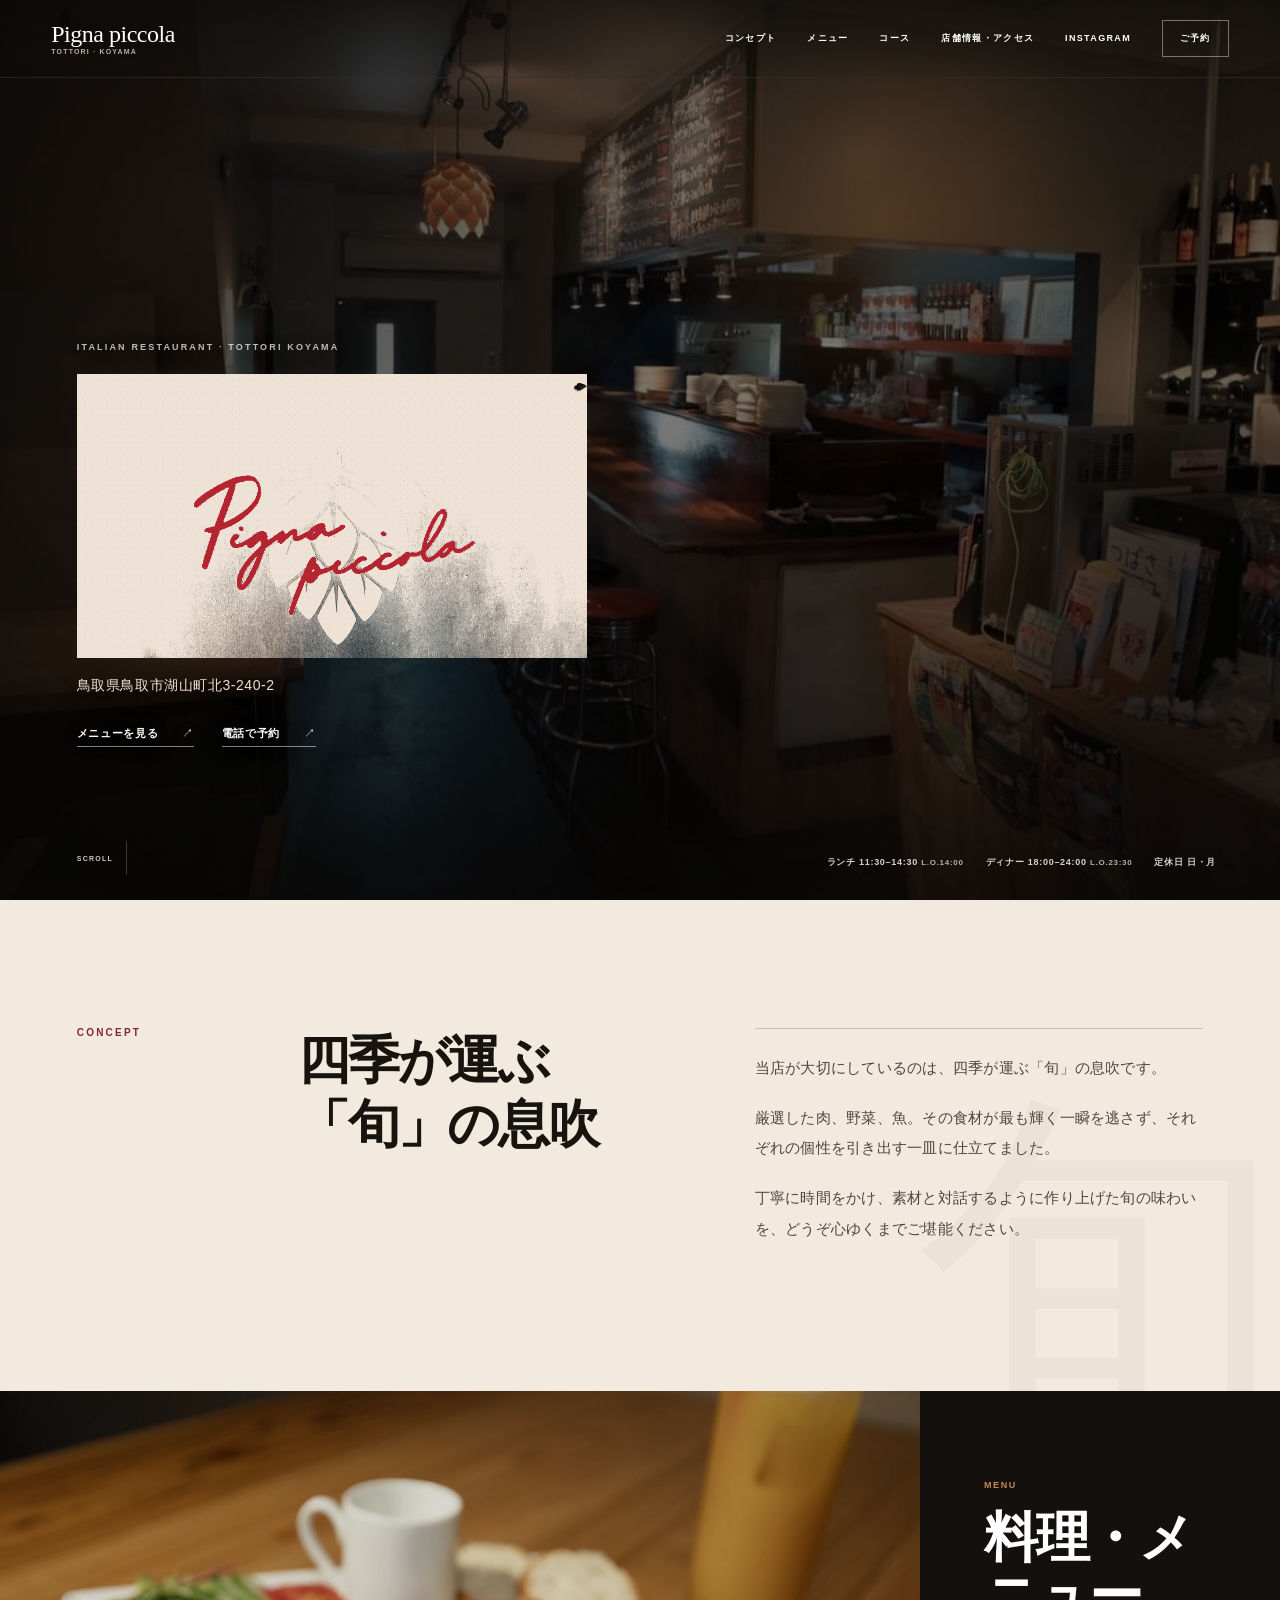
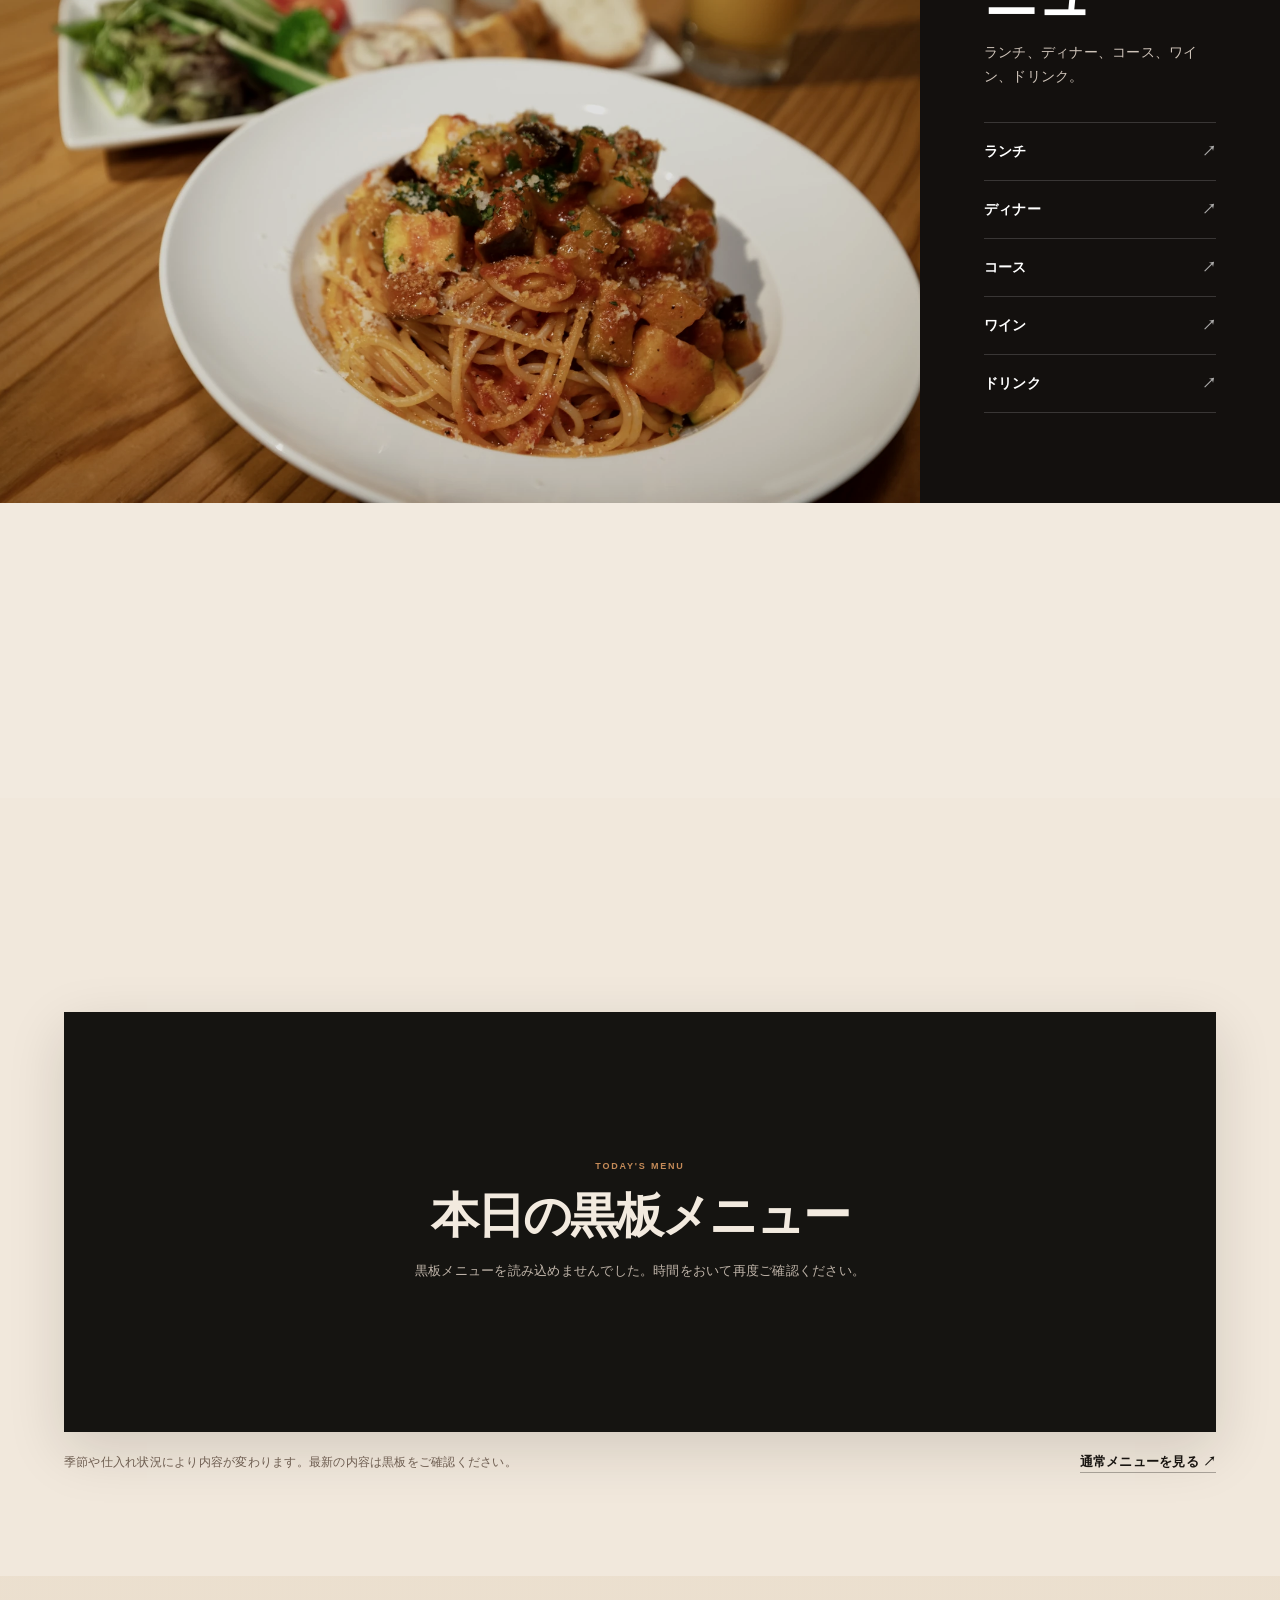
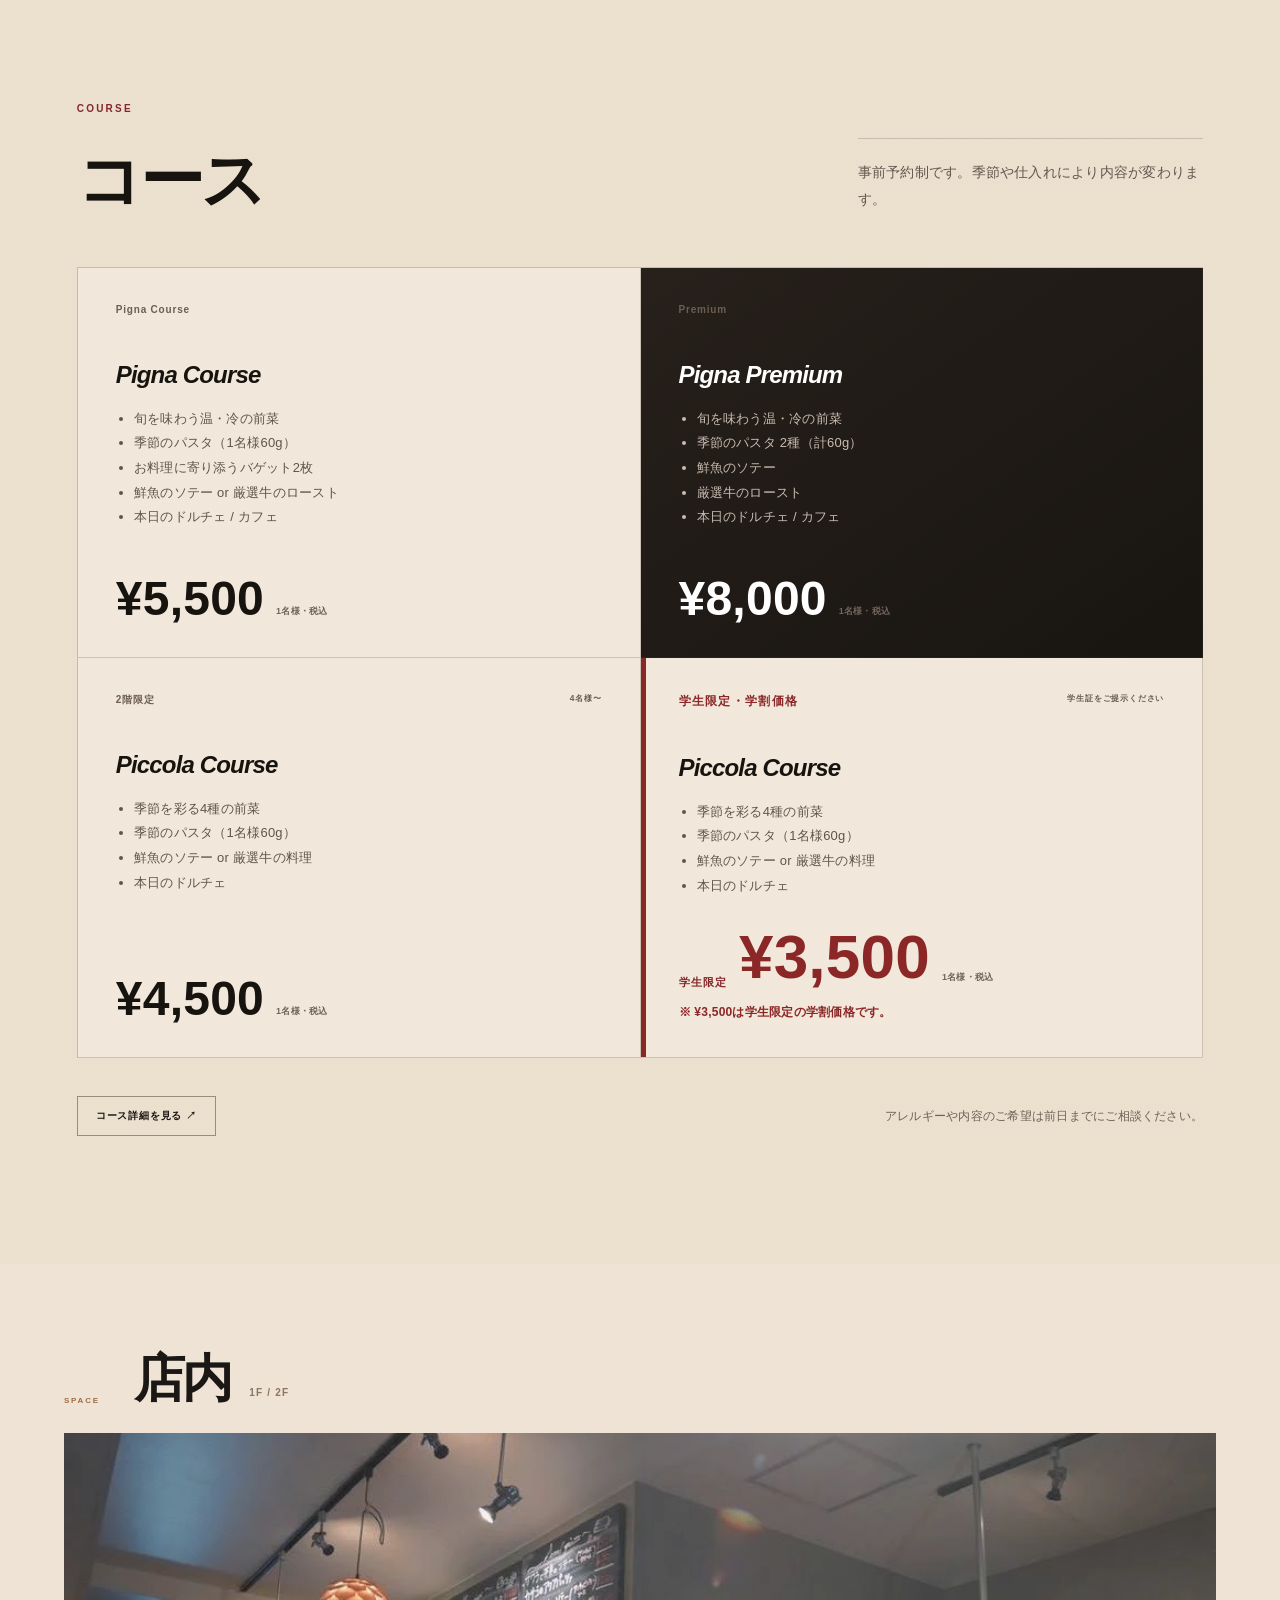
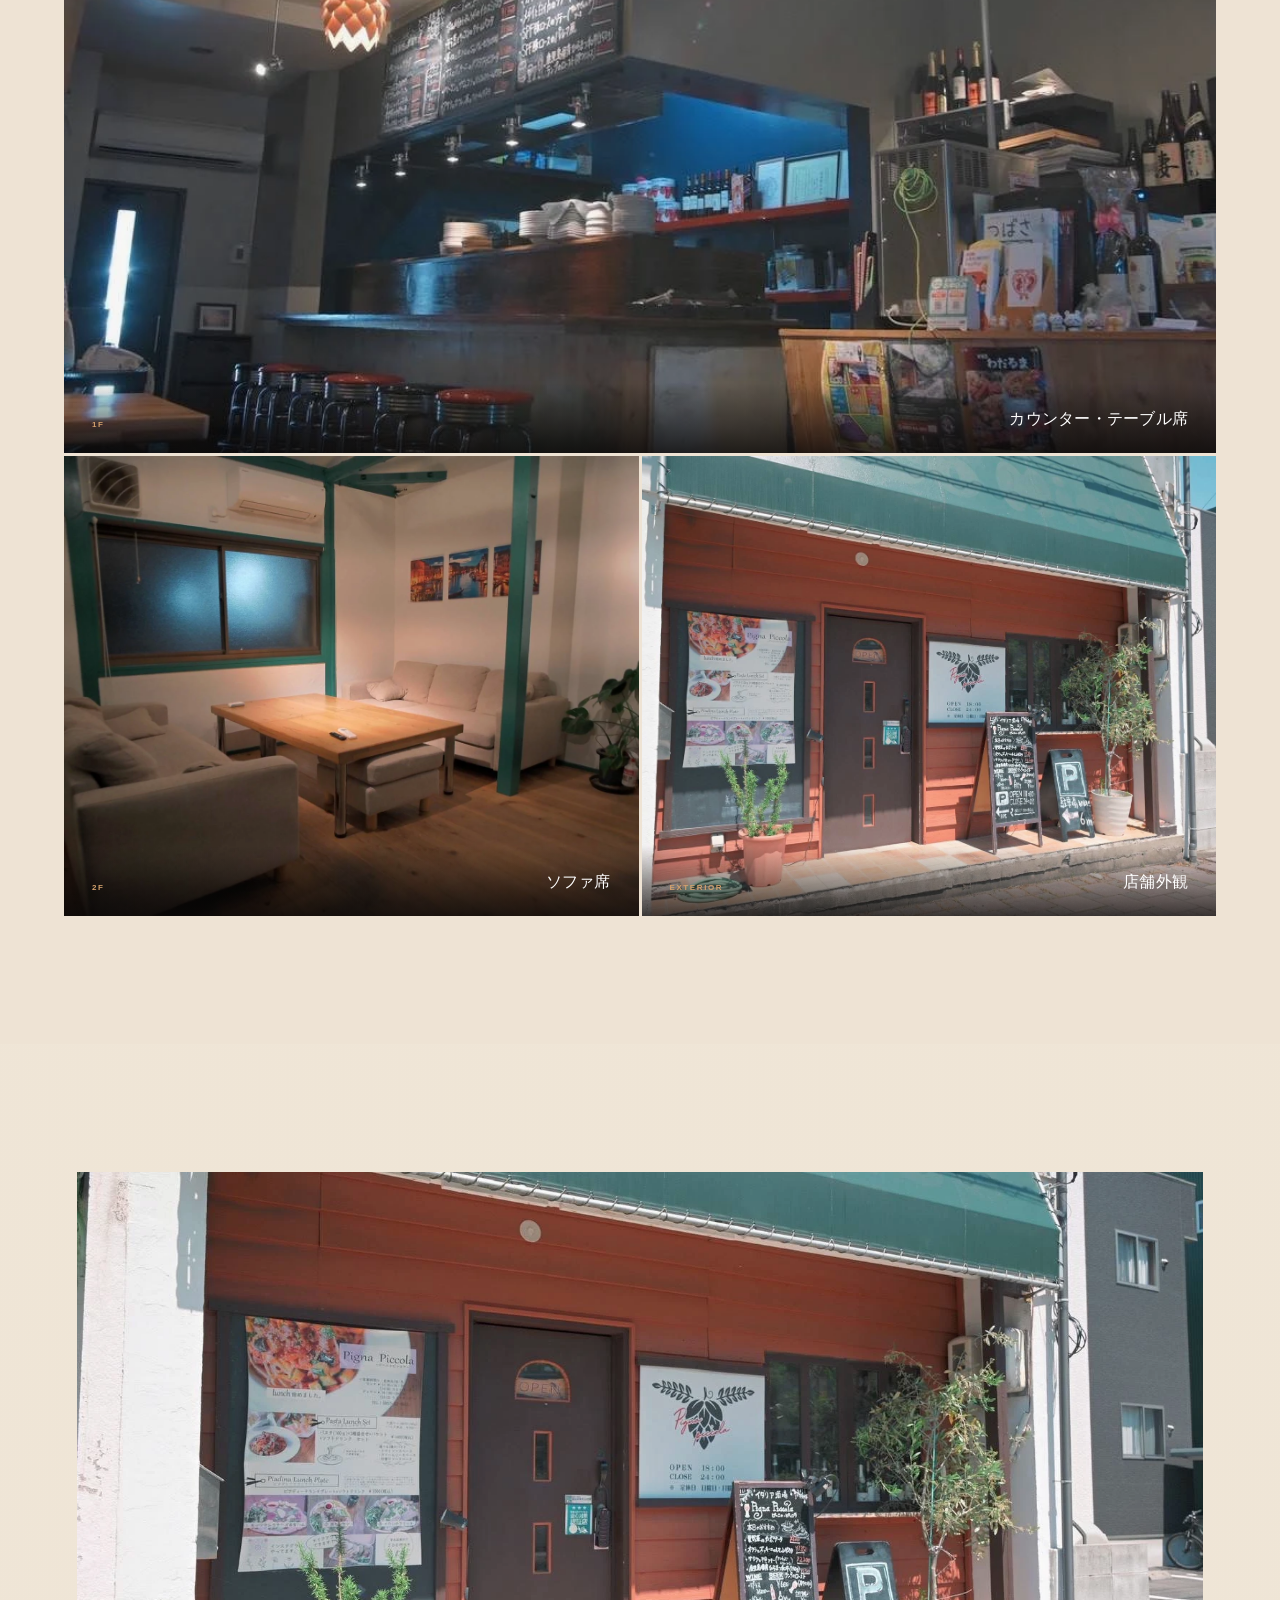
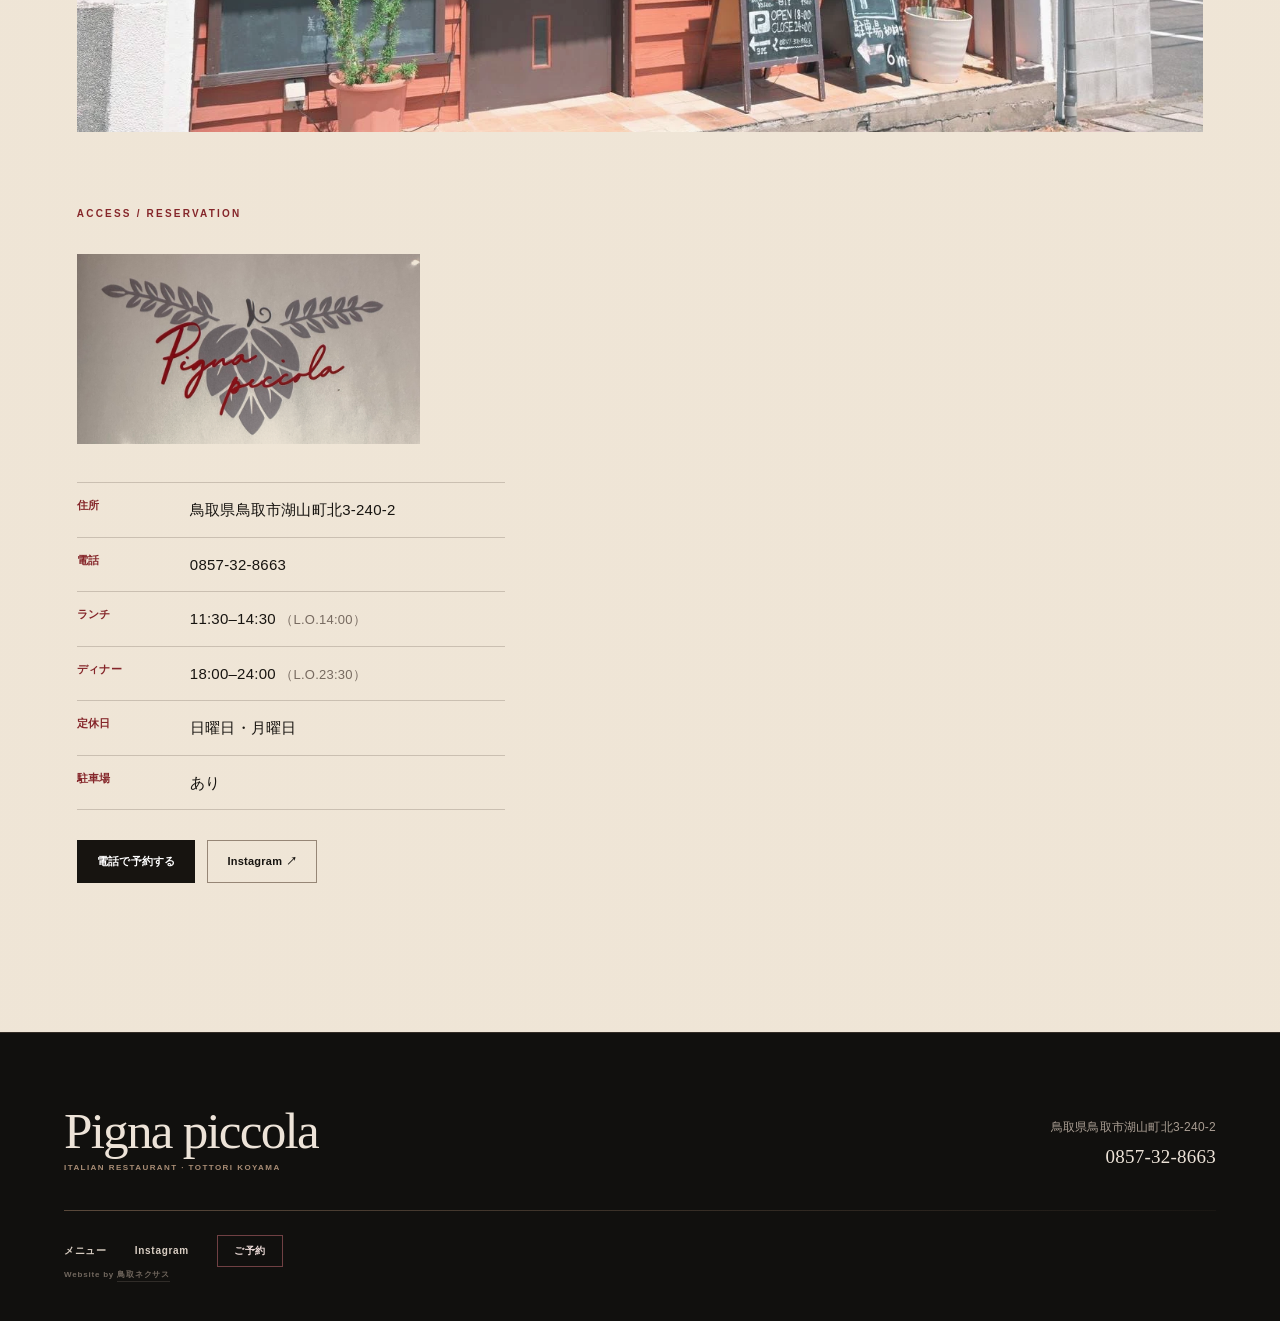
<file: index.html>
<!doctype html>
<html lang="ja">
<head>
  <meta charset="utf-8">
  <meta name="viewport" content="width=device-width,initial-scale=1,viewport-fit=cover">
  <title>Pigna piccola｜鳥取・湖山のイタリア料理</title>
  <meta name="description" content="鳥取市湖山町のイタリア料理店 Pigna piccola。ランチ、ディナー、コース、ワイン、店舗情報をご案内します。">
  <meta name="robots" content="noindex,nofollow">
  <meta name="theme-color" content="#171410">
  <link rel="stylesheet" href="css/style.css">
</head>
<body class="home-page">
  <div class="opening" id="opening" aria-hidden="true">
    <div class="opening__inner">
      <img src="images/logo-light.png" alt="" class="opening__logo">
      <span class="opening__rule"></span>
      <p>ITALIAN RESTAURANT · TOTTORI KOYAMA</p>
    </div>
  </div>

  <header class="site-header" id="top">
    <a class="brand" href="index.html" aria-label="Pigna piccola トップへ">
      <span>Pigna piccola</span><small>TOTTORI · KOYAMA</small>
    </a>
    <button class="nav-toggle" type="button" aria-label="メニューを開く" aria-expanded="false"><i></i><i></i></button>
    <nav class="global-nav" aria-label="メインナビゲーション">
      <a href="#concept">コンセプト</a><a href="menu.html">メニュー</a><a href="#course">コース</a><a href="#access">店舗情報・アクセス</a>
      <a href="https://www.instagram.com/pigna_piccola/" target="_blank" rel="noopener">Instagram</a>
      <a class="reserve" href="tel:0857328663">ご予約</a>
    </nav>
  </header>

  <main>
    <section class="hero" aria-labelledby="hero-title">
      <img class="hero__image hero__image--real" src="images/hero-store.webp" alt="Pigna piccola 1階店内">
      <div class="hero__veil"></div>
      <div class="hero__content reveal">
        <p class="kicker">ITALIAN RESTAURANT · TOTTORI KOYAMA</p>
        <h1 id="hero-title"><img src="images/logo-light.png" alt="Pigna piccola"></h1>
        <p class="hero__address">鳥取県鳥取市湖山町北3-240-2</p>
        <div class="hero__buttons"><a href="menu.html">メニューを見る <b>↗</b></a><a href="tel:0857328663">電話で予約 <b>↗</b></a></div>
      </div>
      <div class="hero__meta"><span>ランチ 11:30–14:30 <small>L.O.14:00</small></span><span>ディナー 18:00–24:00 <small>L.O.23:30</small></span><span>定休日 日・月</span></div>
      <a class="hero__scroll" href="#concept"><span>SCROLL</span><i></i></a>
    </section>

    <section class="motto section motto--clean" id="concept">
      <div class="section-label">CONCEPT</div>
      <div class="motto__title reveal"><h2>四季が運ぶ「旬」の息吹</h2></div>
      <div class="motto__body reveal">
        <p>当店が大切にしているのは、四季が運ぶ「旬」の息吹です。</p>
        <p>厳選した肉、野菜、魚。その食材が最も輝く一瞬を逃さず、それぞれの個性を引き出す一皿に仕立てました。</p>
        <p>丁寧に時間をかけ、素材と対話するように作り上げた旬の味わいを、どうぞ心ゆくまでご堪能ください。</p>
      </div>
    </section>

    <section class="menu-editorial reveal" aria-label="メニュー紹介">
      <figure class="menu-editorial__visual">
        <img src="images/official-pasta-lunch-a.webp" alt="Pigna piccola パスタランチ" loading="lazy">
      </figure>
      <div class="menu-editorial__copy">
        <small>MENU</small>
        <h2>料理・メニュー</h2>
        <p>ランチ、ディナー、コース、ワイン、ドリンク。</p>
        <nav class="menu-editorial__nav" aria-label="メニュー">
          <a href="menu.html#lunch">ランチ</a>
          <a href="menu.html#dinner">ディナー</a>
          <a href="menu.html#course">コース</a>
          <a href="menu.html#wine">ワイン</a>
          <a href="menu.html#drink">ドリンク</a>
        </nav>
      </div>
    </section>

    <section class="lunch-course-teaser lunch-course-teaser--compact reveal" aria-label="ランチコース">
      <div>
        <small>LUNCH COURSE</small>
        <h2>ランチコース</h2>
        <p>サラダ・4品の前菜・旬のパスタ・肉料理または魚料理・デザート</p>
      </div>
      <div class="lunch-course-teaser__price">
        <span>お一人様・税込</span>
        <strong>¥3,500</strong>
        <a href="menu.html#lunch">詳細を見る ↗</a>
      </div>
    </section>
    <section class="blackboard-section" id="today-menu" aria-labelledby="today-menu-title">
      <div class="blackboard-section__head reveal">
        <div>
          <small>TODAY'S MENU</small>
          <h2 id="today-menu-title">本日の黒板メニュー</h2>
        </div>
        <p class="blackboard-section__updated" data-blackboard-updated aria-live="polite">更新情報を確認中…</p>
      </div>

      <div class="blackboard-section__frame reveal" data-blackboard-frame>
        <img data-blackboard-image alt="Pigna piccola 本日の黒板メニュー" hidden>
        <div class="blackboard-section__placeholder" data-blackboard-placeholder>
          <span>TODAY'S MENU</span>
          <strong>本日の黒板メニュー</strong>
          <p>黒板の写真が更新されると、ここに表示されます。</p>
        </div>
      </div>

      <div class="blackboard-section__foot reveal">
        <p>季節や仕入れ状況により内容が変わります。最新の内容は黒板をご確認ください。</p>
        <a href="menu.html">通常メニューを見る ↗</a>
      </div>
    </section>
<section class="course section" id="course">
      <div class="section-label">COURSE</div>
      <div class="course__head reveal"><h2>コース</h2><p>事前予約制です。季節や仕入れにより内容が変わります。</p></div>
      <div class="course__grid">
        <article class="course-card reveal"><div class="course-card__top"><span>Pigna Course</span></div><h3>Pigna Course</h3><ul><li>旬を味わう温・冷の前菜</li><li>季節のパスタ（1名様60g）</li><li>お料理に寄り添うバゲット2枚</li><li>鮮魚のソテー or 厳選牛のロースト</li><li>本日のドルチェ / カフェ</li></ul><div class="course-card__price"><strong>¥5,500</strong><small>1名様・税込</small></div></article>
        <article class="course-card course-card--dark reveal"><div class="course-card__top"><span>Premium</span></div><h3>Pigna Premium</h3><ul><li>旬を味わう温・冷の前菜</li><li>季節のパスタ 2種（計60g）</li><li>鮮魚のソテー</li><li>厳選牛のロースト</li><li>本日のドルチェ / カフェ</li></ul><div class="course-card__price"><strong>¥8,000</strong><small>1名様・税込</small></div></article>
        <article class="course-card reveal"><div class="course-card__top"><span>2階限定</span><small>4名様〜</small></div><h3>Piccola Course</h3><ul><li>季節を彩る4種の前菜</li><li>季節のパスタ（1名様60g）</li><li>鮮魚のソテー or 厳選牛の料理</li><li>本日のドルチェ</li></ul><div class="course-card__price"><strong>¥4,500</strong><small>1名様・税込</small></div></article>
        <article class="course-card course-card--student reveal"><div class="course-card__top"><span class="student-tag">学生限定・学割価格</span><small>学生証をご提示ください</small></div><h3>Piccola Course</h3><ul><li>季節を彩る4種の前菜</li><li>季節のパスタ（1名様60g）</li><li>鮮魚のソテー or 厳選牛の料理</li><li>本日のドルチェ</li></ul><div class="course-card__price"><span>学生限定</span><strong>¥3,500</strong><small>1名様・税込</small></div><p class="student-note">※ ¥3,500は学生限定の学割価格です。</p></article>
      </div>
      <div class="course__foot reveal"><a href="menu.html#course">コース詳細を見る ↗</a><span>アレルギーや内容のご希望は前日までにご相談ください。</span></div>
    </section>

    
    <section class="space-section" id="space" aria-label="店内と外観">
      <div class="space-section__head reveal">
        <small>SPACE</small>
        <div><h2>店内</h2><p>1F / 2F</p></div>
      </div>

      <div class="space-section__main reveal">
        <figure>
          <img src="images/store-1f.webp" alt="Pigna piccola 1階席" loading="lazy">
          <figcaption><span>1F</span><strong>カウンター・テーブル席</strong></figcaption>
        </figure>
      </div>

      <div class="space-section__sub">
        <figure class="reveal">
          <img src="images/store-2f.webp" alt="Pigna piccola 2階席" loading="lazy">
          <figcaption><span>2F</span><strong>ソファ席</strong></figcaption>
        </figure>
        <figure class="reveal">
          <img src="images/store-exterior.webp" alt="Pigna piccola 外観" loading="lazy">
          <figcaption><span>EXTERIOR</span><strong>店舗外観</strong></figcaption>
        </figure>
      </div>
    </section>
<section class="access section" id="access">
      <figure class="access__exterior reveal"><img src="images/store-exterior.webp" alt="Pigna piccola 外観" loading="lazy"></figure>
      <div class="section-label">ACCESS / RESERVATION</div>
      <div class="access__info reveal"><img src="images/logo-clean.png" alt="Pigna piccola" class="access__logo"><dl>
        <div><dt>住所</dt><dd>鳥取県鳥取市湖山町北3-240-2</dd></div>
        <div><dt>電話</dt><dd><a href="tel:0857328663">0857-32-8663</a></dd></div>
        <div><dt>ランチ</dt><dd>11:30–14:30 <small>（L.O.14:00）</small></dd></div>
        <div><dt>ディナー</dt><dd>18:00–24:00 <small>（L.O.23:30）</small></dd></div>
        <div><dt>定休日</dt><dd>日曜日・月曜日</dd></div>
        <div><dt>駐車場</dt><dd>あり</dd></div>
      </dl><div class="access__buttons"><a class="btn-primary" href="tel:0857328663">電話で予約する</a><a class="btn-line" href="https://www.instagram.com/pigna_piccola/" target="_blank" rel="noopener">Instagram ↗</a></div></div>
      <iframe class="access__map reveal" title="Pigna piccola 地図" src="https://www.google.com/maps?q=%E9%B3%A5%E5%8F%96%E7%9C%8C%E9%B3%A5%E5%8F%96%E5%B8%82%E6%B9%96%E5%B1%B1%E7%94%BA%E5%8C%973-240-2&output=embed" loading="lazy" referrerpolicy="no-referrer-when-downgrade"></iframe>
    </section>
  </main>

  <footer class="site-footer footer-v15">
  <div class="footer-v15__top">
    <a class="footer-v15__brand" href="index.html" aria-label="Pigna piccola トップへ">
      <strong>Pigna piccola</strong>
      <span>Italian restaurant · Tottori Koyama</span>
    </a>

    <div class="footer-v15__info">
      <p>鳥取県鳥取市湖山町北3-240-2</p>
      <a href="tel:0857328663">0857-32-8663</a>
    </div>
  </div>

  <div class="footer-v15__line"></div>

  <div class="footer-v15__bottom">
    <nav aria-label="フッターナビゲーション">
      <a href="menu.html">メニュー</a>
      <a href="https://www.instagram.com/pigna_piccola/" target="_blank" rel="noopener">Instagram</a>
      <button type="button" class="footer-v15__reserve reserve-trigger" data-reserve-open>ご予約</button>
    </nav>
    <small class="footer-credit">Website by <a href="https://tottorinexus.jp/" target="_blank" rel="noopener">鳥取ネクサス</a></small>
  </div>
</footer>
  <div class="mobile-actions"><a href="menu.html">メニュー</a><button type="button" class="reserve-trigger" data-reserve-open>ご予約</button><a class="mobile-call" href="tel:0857328663">電話</a></div>
  <button class="to-top" type="button" aria-label="ページ上部へ">↑</button>

  <div class="reserve-modal" id="reserveModal" aria-hidden="true">
    <div class="reserve-modal-backdrop" data-reserve-close></div>
    <section class="reserve-modal-panel" role="dialog" aria-modal="true" aria-labelledby="reserveModalTitle">
      <button class="reserve-modal-close" type="button" aria-label="閉じる" data-reserve-close>×</button>
      <span class="eyebrow">RESERVATION</span>
      <h2 id="reserveModalTitle">ご予約方法</h2>
      <p class="reserve-modal-intro">ネット予約・電話・Instagramからお選びいただけます。</p>

      <a class="reserve-modal-option autoreserve" href="https://autoreserve.com/ja/restaurants/ge9enJXRQieTBWj4b4tW" target="_blank" rel="noopener">
        <div>
          <small>日時・人数を選んで予約</small>
          <strong>ネット予約</strong>
          <span>AutoReserve</span>
        </div>
        <b>→</b>
      </a>

      <a class="reserve-modal-option primary" href="tel:0857328663">
        <div>
          <small>当日予約・お急ぎ</small>
          <strong>電話で予約</strong>
          <span>0857-32-8663</span>
        </div>
        <b>→</b>
      </a>

      <a class="reserve-modal-option" href="https://www.instagram.com/pigna_piccola/" target="_blank" rel="noopener">
        <div>
          <small>営業時間外のご相談</small>
          <strong>Instagramで問い合わせ</strong>
          <span>@pigna_piccola</span>
        </div>
        <b>→</b>
      </a>

      <div class="reserve-modal-note">
        <p><strong>ランチ</strong> 11:30–14:30</p>
        <p><strong>ディナー</strong> 18:00–24:00</p>
        <p>当日はお電話でのご連絡がおすすめです。</p>
      </div>
    </section>
  </div>

  <script src="js/blackboard.js"></script>
  <script src="js/main.js"></script>
</body>
</html>
</file>
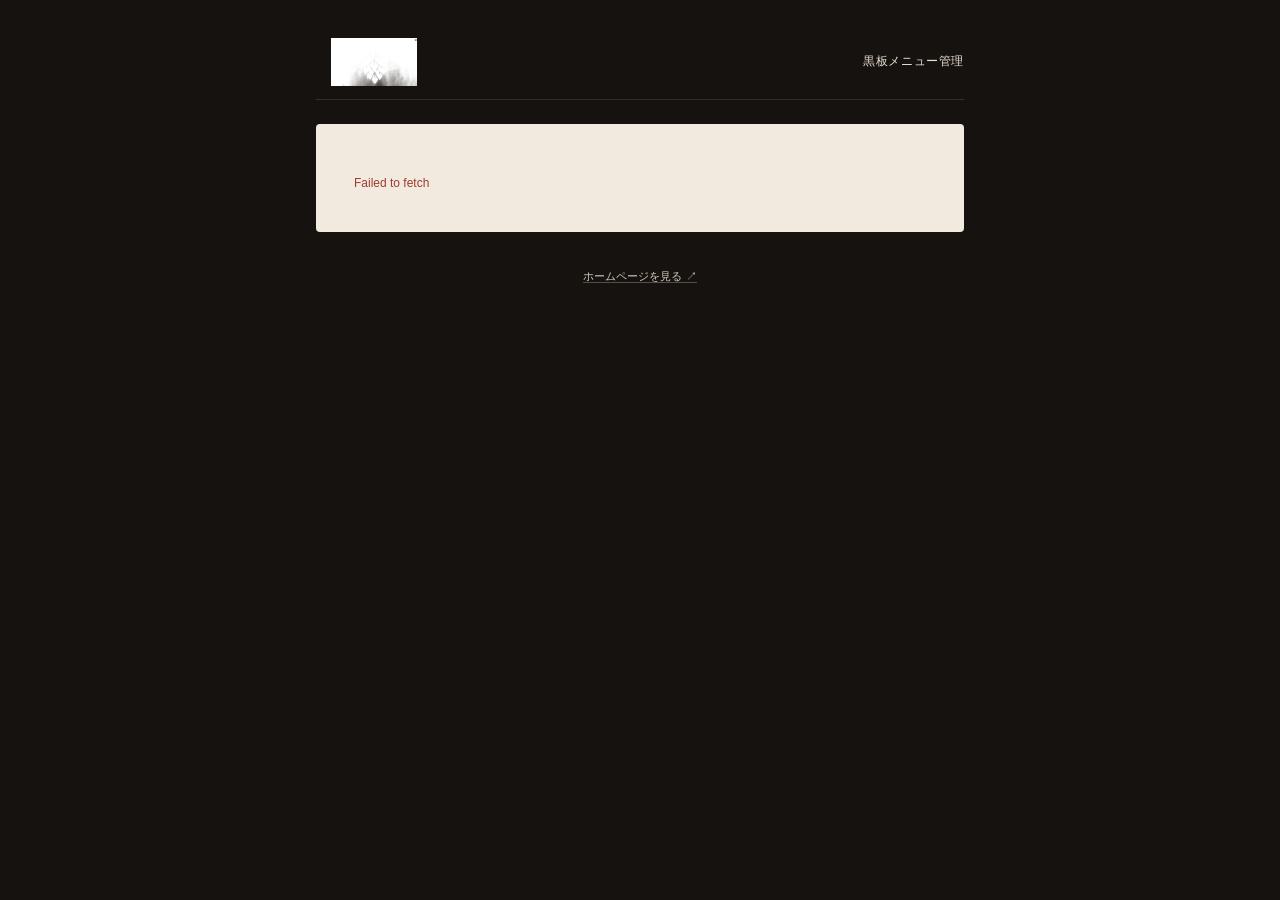
<file: admin/index.html>
<!doctype html>
<html lang="ja">
<head>
  <meta charset="utf-8">
  <meta name="viewport" content="width=device-width,initial-scale=1,viewport-fit=cover">
  <meta name="robots" content="noindex,nofollow,noarchive">
  <meta name="theme-color" content="#171410">
  <title>黒板メニュー管理｜Pigna piccola</title>
  <link rel="stylesheet" href="admin.css">
</head>
<body>
  <main class="admin-shell">
    <header class="admin-header">
      <a href="../index.html" class="admin-brand" aria-label="Pigna piccola トップへ">
        <img src="../images/logo-clean.png" alt="Pigna piccola">
      </a>
      <span>黒板メニュー管理</span>
    </header>

    <section class="admin-card" id="loadingPanel">
      <p class="admin-muted">管理画面を準備しています…</p>
    </section>

    <section class="admin-card" id="setupPanel" hidden>
      <span class="admin-eyebrow">FIRST SETUP</span>
      <h1>暗証番号を設定</h1>
      <p class="admin-lead">初回のみ、管理画面で使う6桁の数字を決めてください。</p>
      <form id="setupForm" class="pin-form">
        <label for="setupPin">6桁の暗証番号</label>
        <input id="setupPin" name="pin" type="password" inputmode="numeric" autocomplete="new-password" pattern="[0-9]{6}" maxlength="6" placeholder="● ● ● ● ● ●" required>
        <button type="submit">暗証番号を設定</button>
      </form>
      <p class="admin-message" id="setupMessage" aria-live="polite"></p>
    </section>

    <section class="admin-card" id="loginPanel" hidden>
      <span class="admin-eyebrow">OWNER LOGIN</span>
      <h1>管理画面</h1>
      <p class="admin-lead">6桁の暗証番号を入力してください。</p>
      <form id="loginForm" class="pin-form">
        <label for="loginPin">暗証番号</label>
        <input id="loginPin" name="pin" type="password" inputmode="numeric" autocomplete="current-password" pattern="[0-9]{6}" maxlength="6" placeholder="● ● ● ● ● ●" required>
        <button type="submit">ログイン</button>
      </form>
      <p class="admin-message" id="loginMessage" aria-live="polite"></p>
    </section>

    <section class="admin-dashboard" id="dashboardPanel" hidden>
      <section class="admin-card admin-card--current">
        <div class="admin-card-head">
          <div><span class="admin-eyebrow">CURRENT</span><h1>現在の黒板</h1></div>
          <button class="text-button" id="logoutButton" type="button">ログアウト</button>
        </div>
        <p class="current-updated" id="currentUpdated">まだ更新されていません</p>
        <div class="current-photo" id="currentPhoto">
          <img id="currentImage" alt="現在掲載中の黒板メニュー" hidden>
          <p id="currentEmpty">まだ黒板写真は掲載されていません。</p>
        </div>
      </section>

      <section class="admin-card">
        <span class="admin-eyebrow">UPDATE</span>
        <h2>黒板写真を変更</h2>
        <p class="admin-lead">スマホで黒板を撮影するか、写真を選択してください。</p>

        <label class="photo-picker" for="blackboardFile">
          <input id="blackboardFile" type="file" accept="image/jpeg,image/png,image/webp,image/*" capture="environment">
          <span class="photo-picker__icon">＋</span>
          <strong>写真を撮る・選ぶ</strong>
          <small>スマホ写真対応・自動でWeb用に最適化</small>
        </label>

        <div class="upload-preview" id="uploadPreview" hidden>
          <img id="previewImage" alt="更新前プレビュー">
          <button type="button" id="clearPreview">選び直す</button>
        </div>

        <button class="publish-button" type="button" id="publishButton" disabled>ホームページに掲載する</button>
        <p class="admin-message" id="uploadMessage" aria-live="polite"></p>
      </section>

      <details class="admin-card admin-card--settings">
        <summary>暗証番号を変更</summary>
        <form id="changePinForm" class="pin-form pin-form--compact">
          <label for="newPin">新しい6桁の暗証番号</label>
          <input id="newPin" type="password" inputmode="numeric" autocomplete="new-password" pattern="[0-9]{6}" maxlength="6" required>
          <button type="submit">変更する</button>
        </form>
        <p class="admin-message" id="changePinMessage" aria-live="polite"></p>
      </details>
    </section>

    <footer class="admin-footer"><a href="../index.html">ホームページを見る ↗</a></footer>
  </main>
  <script src="admin.js"></script>
</body>
</html>
</file>
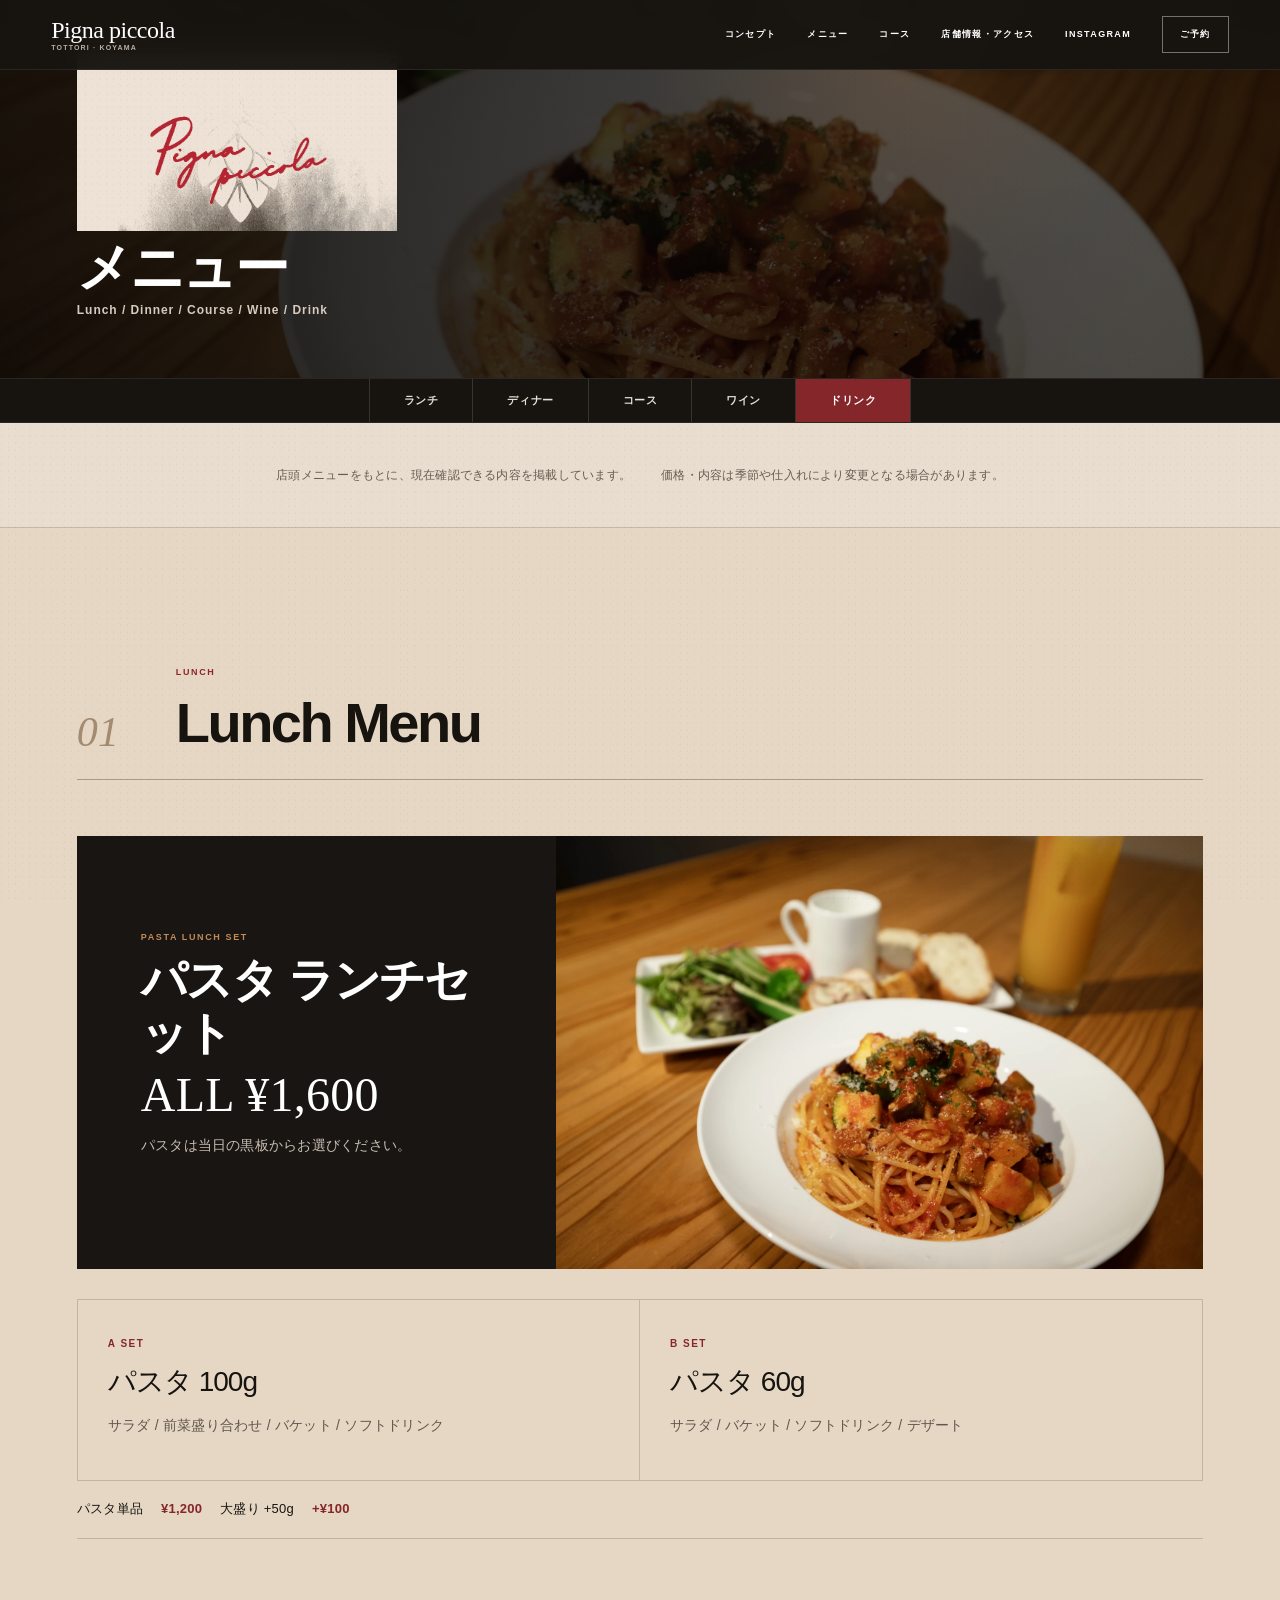
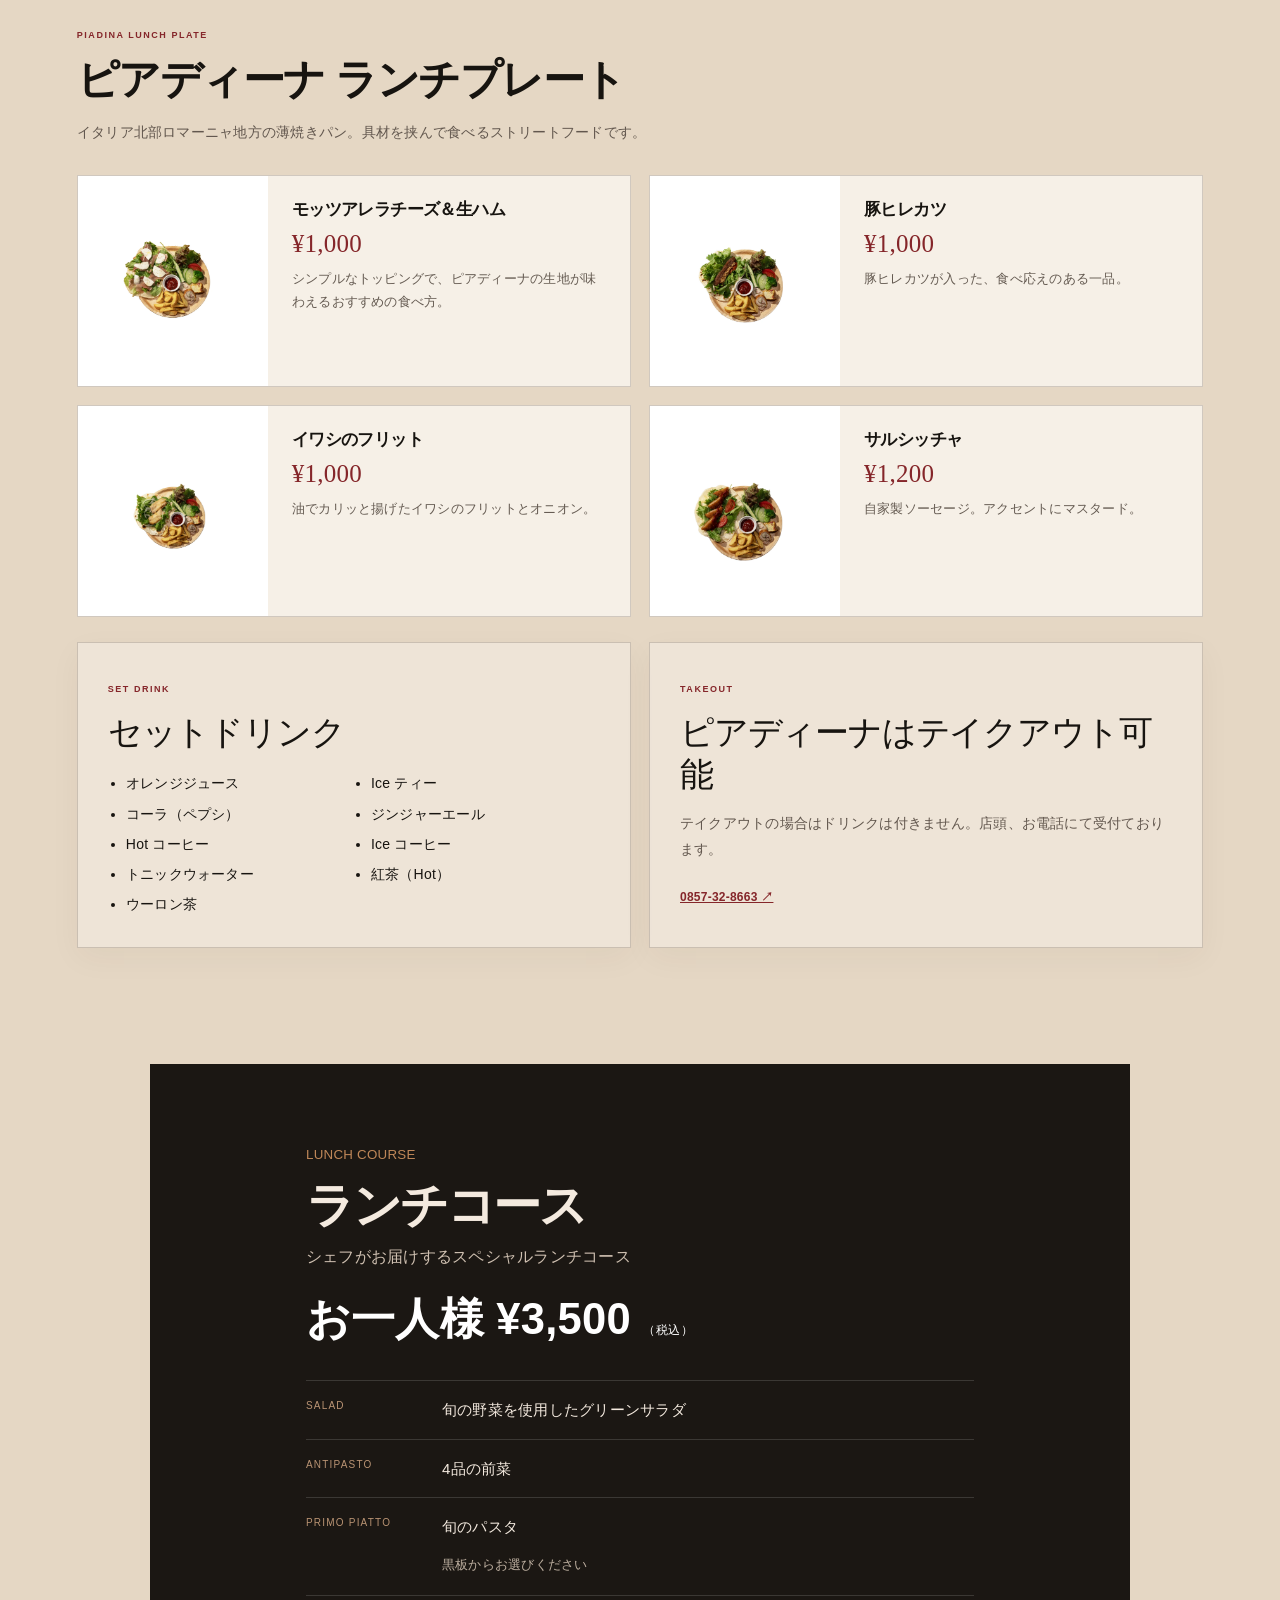
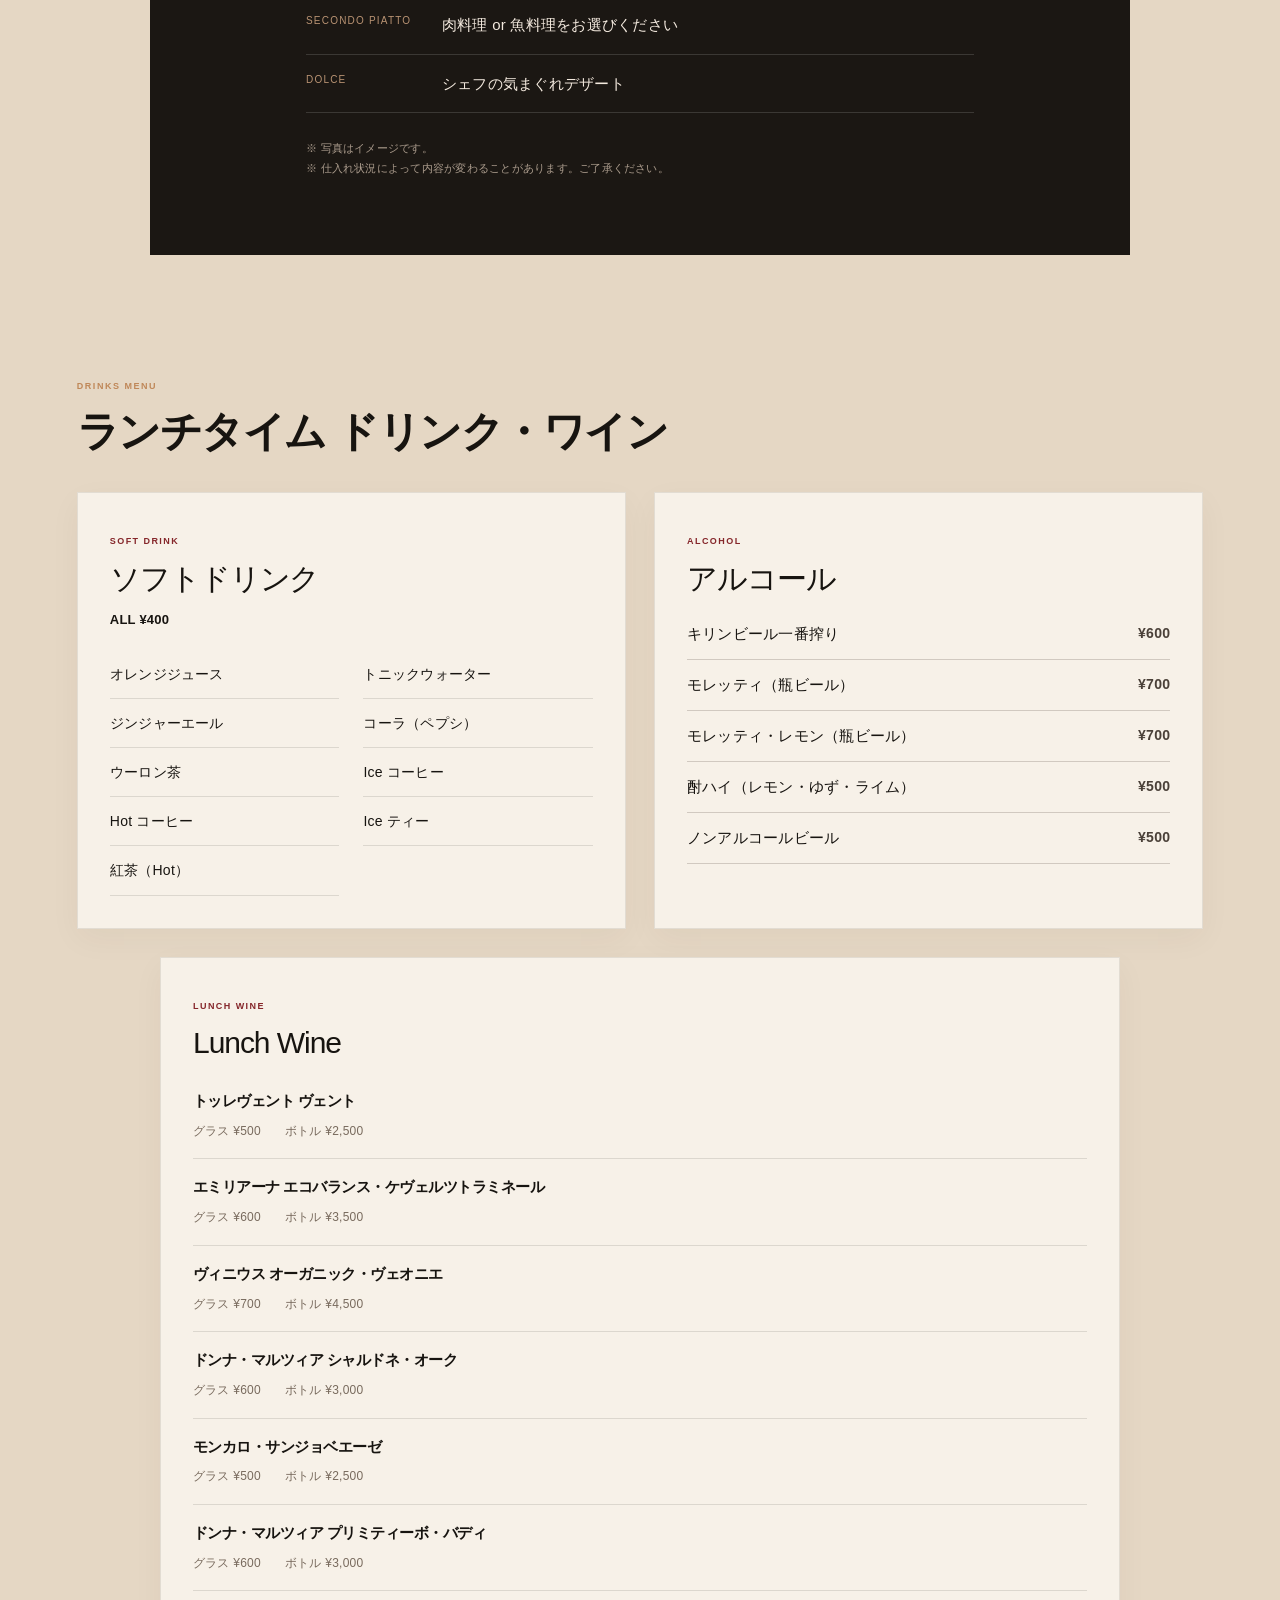
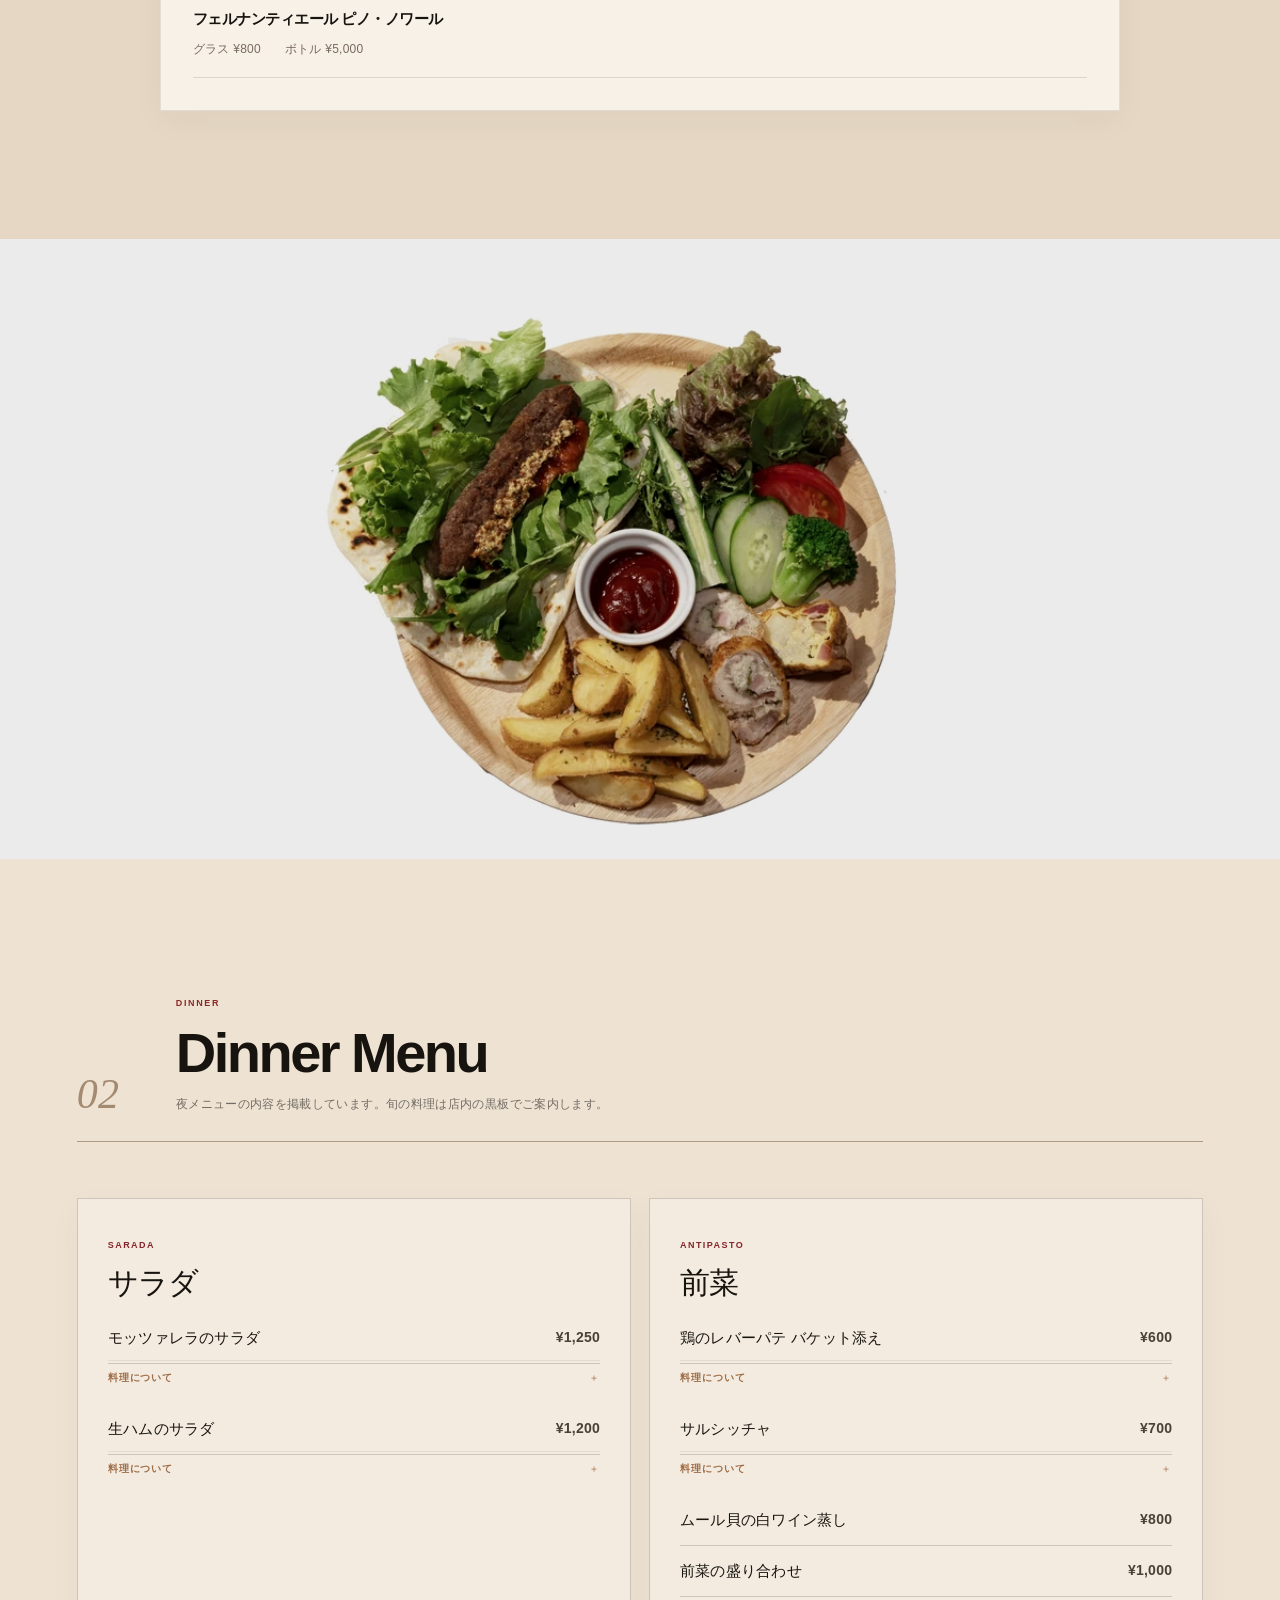
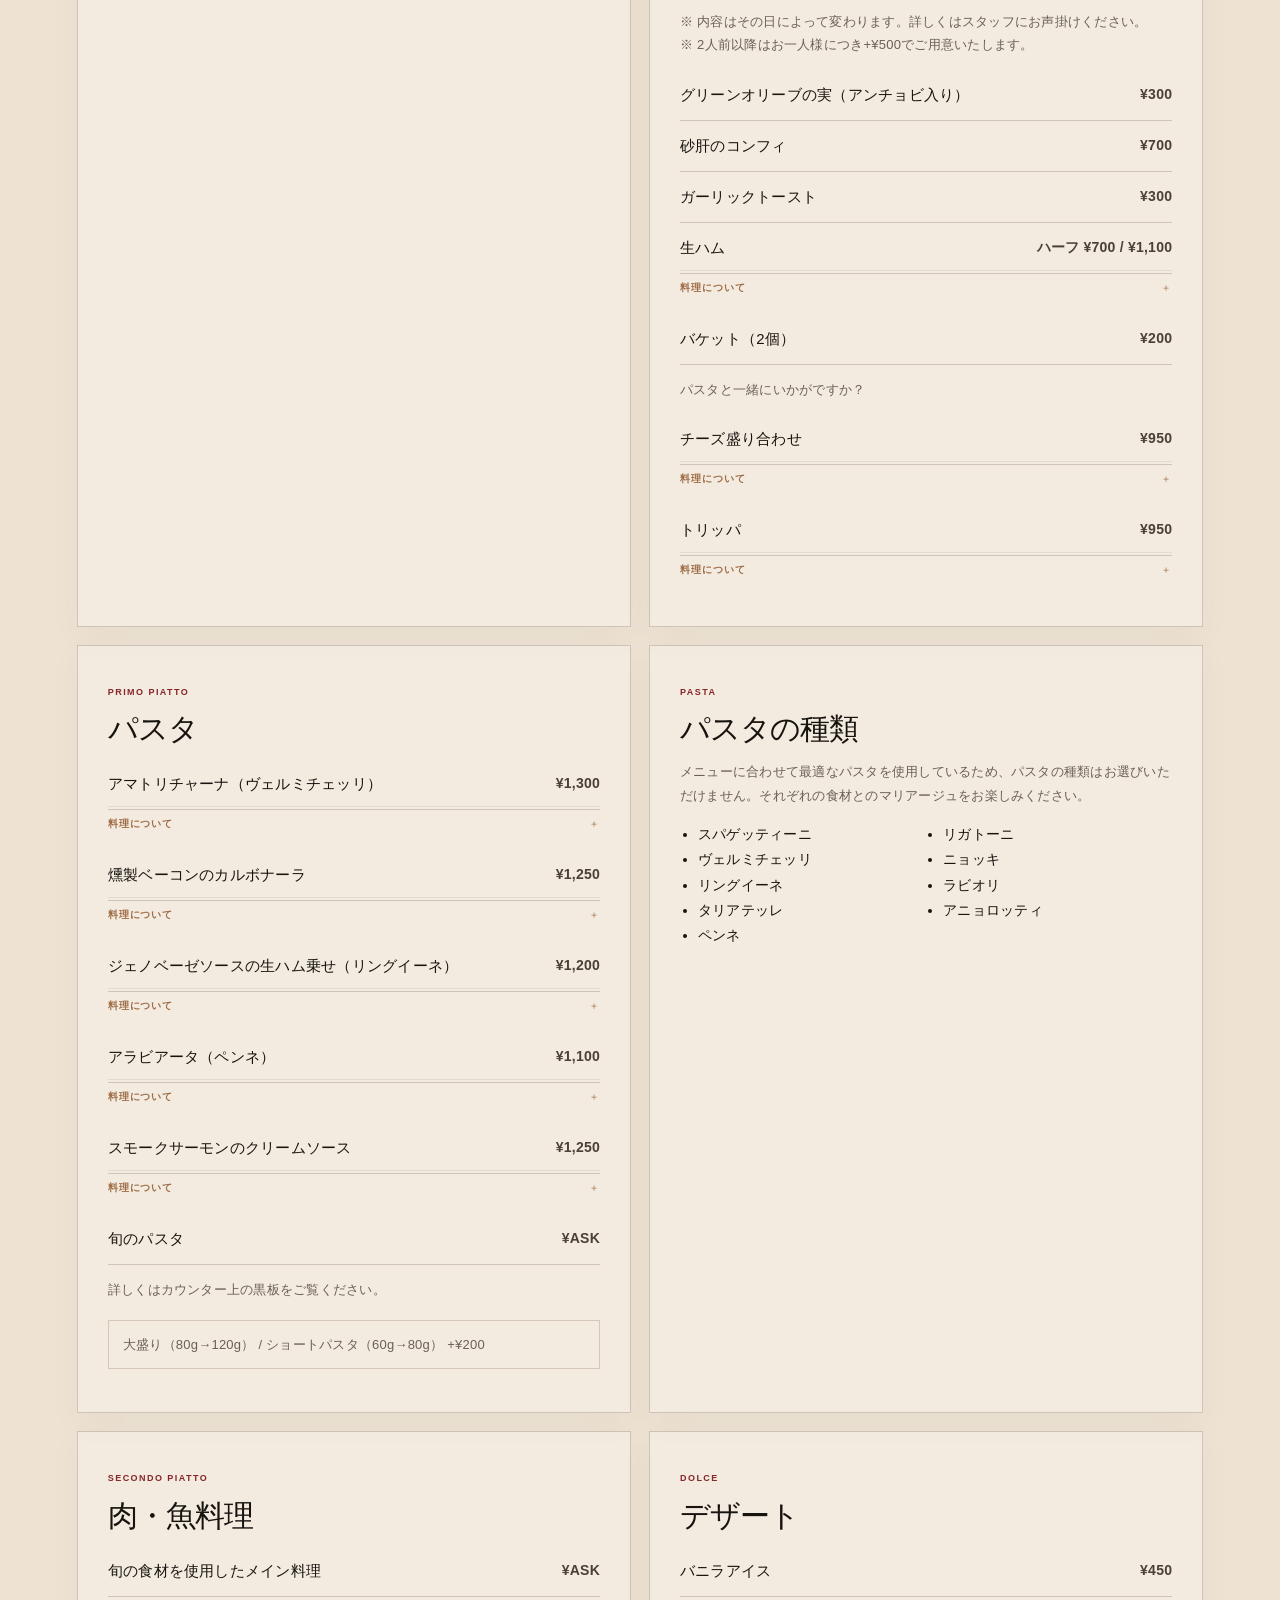
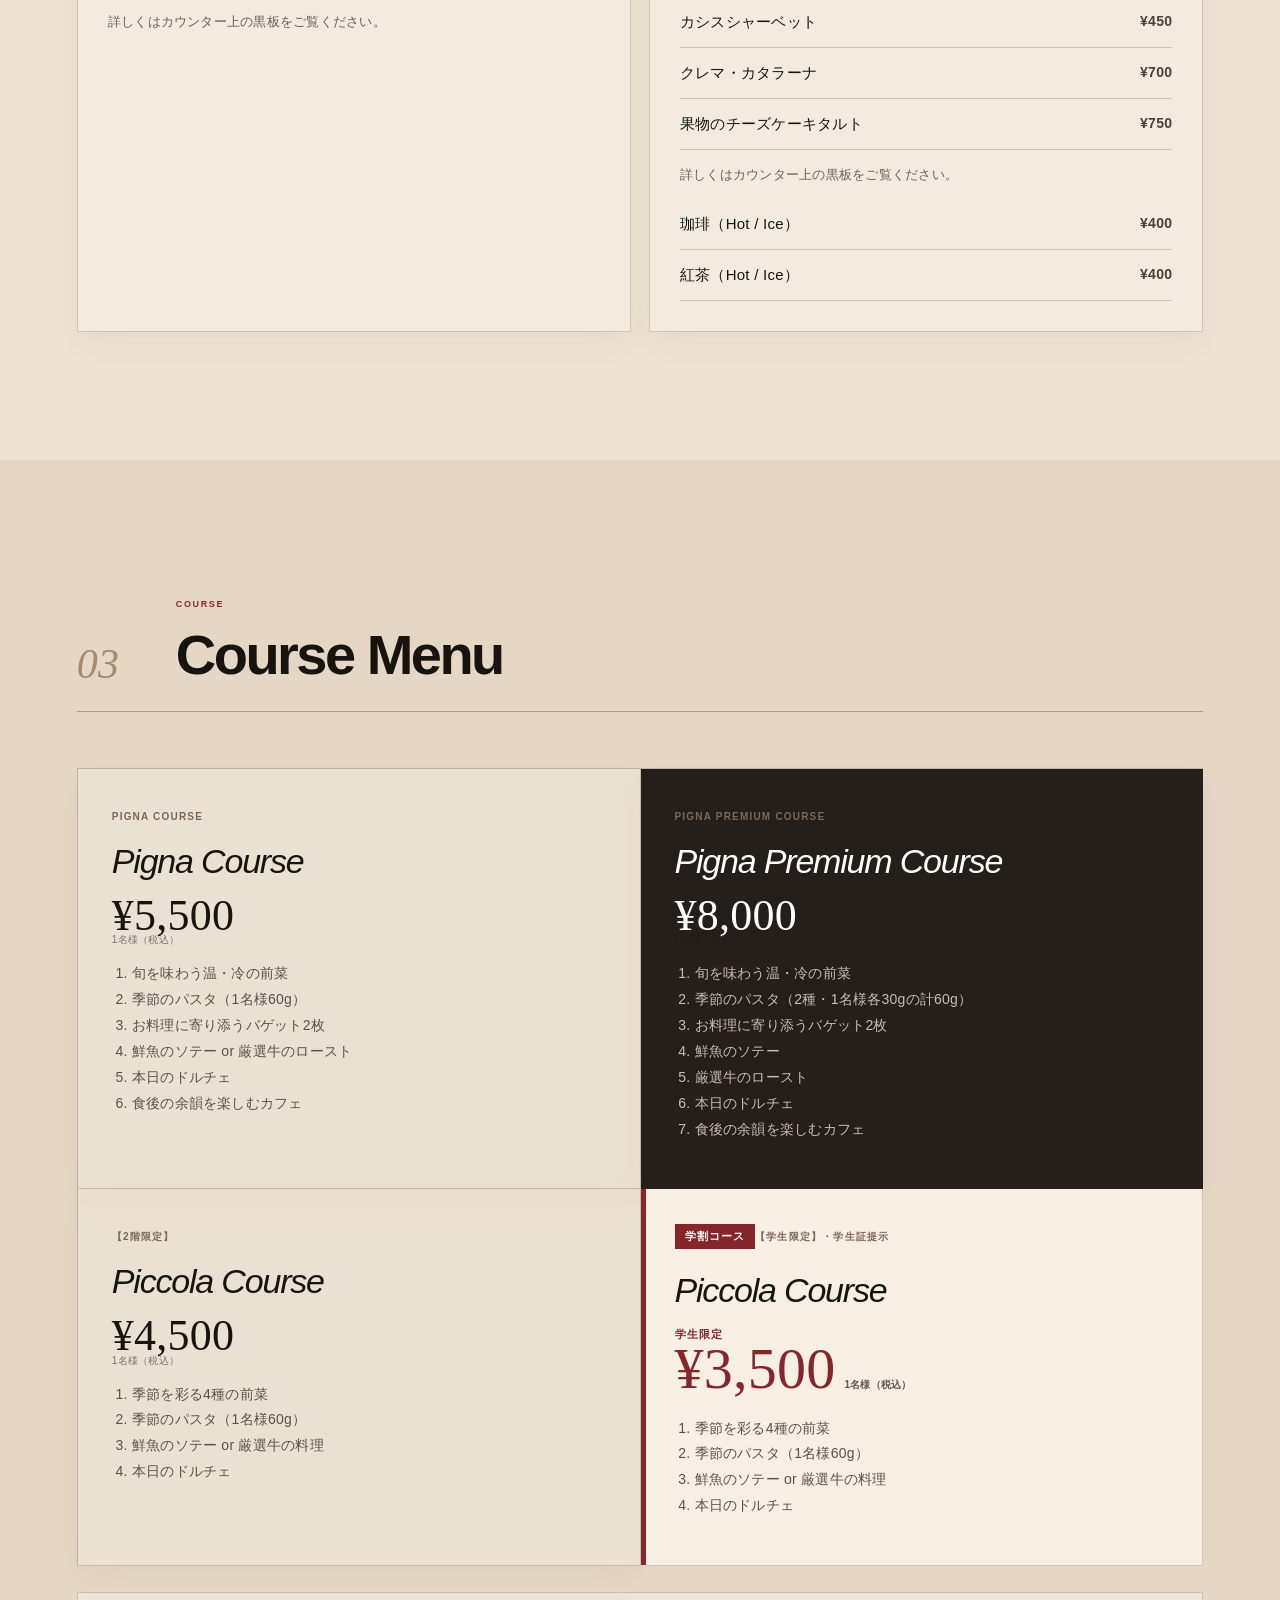
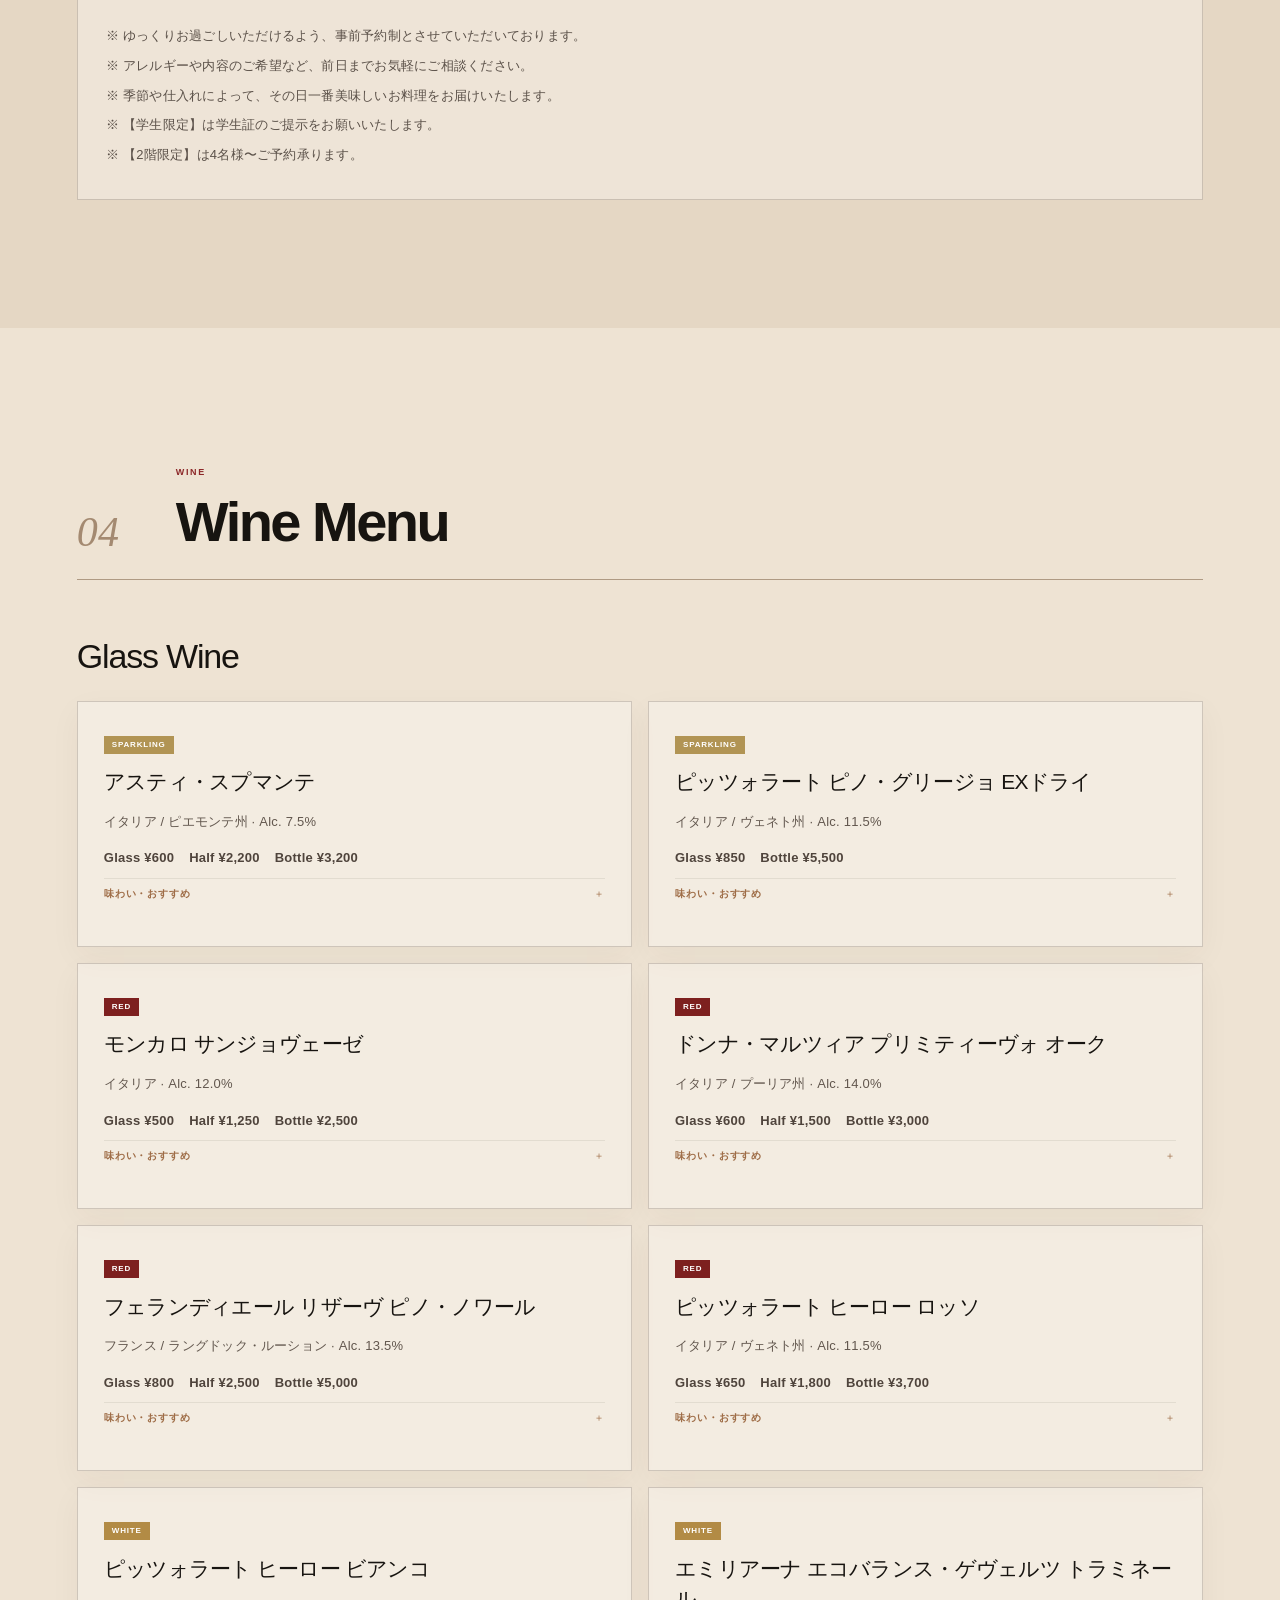
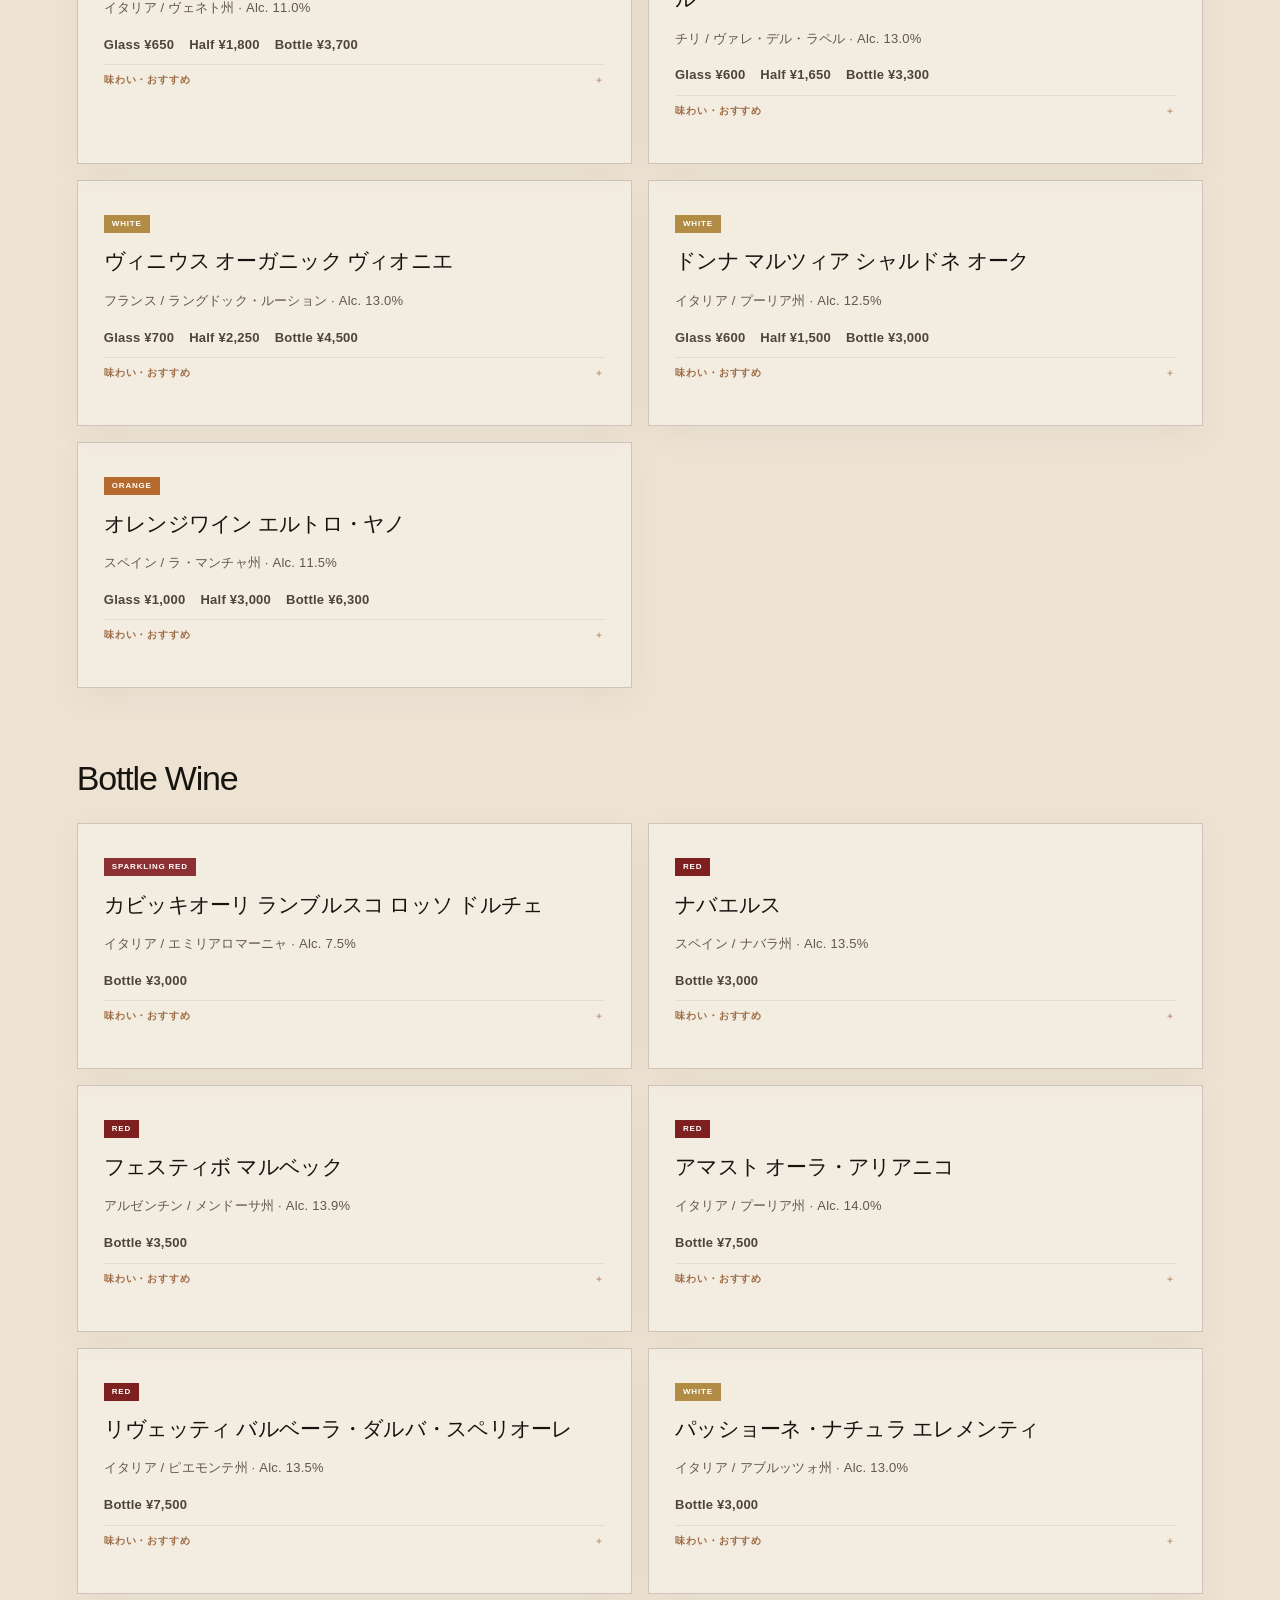
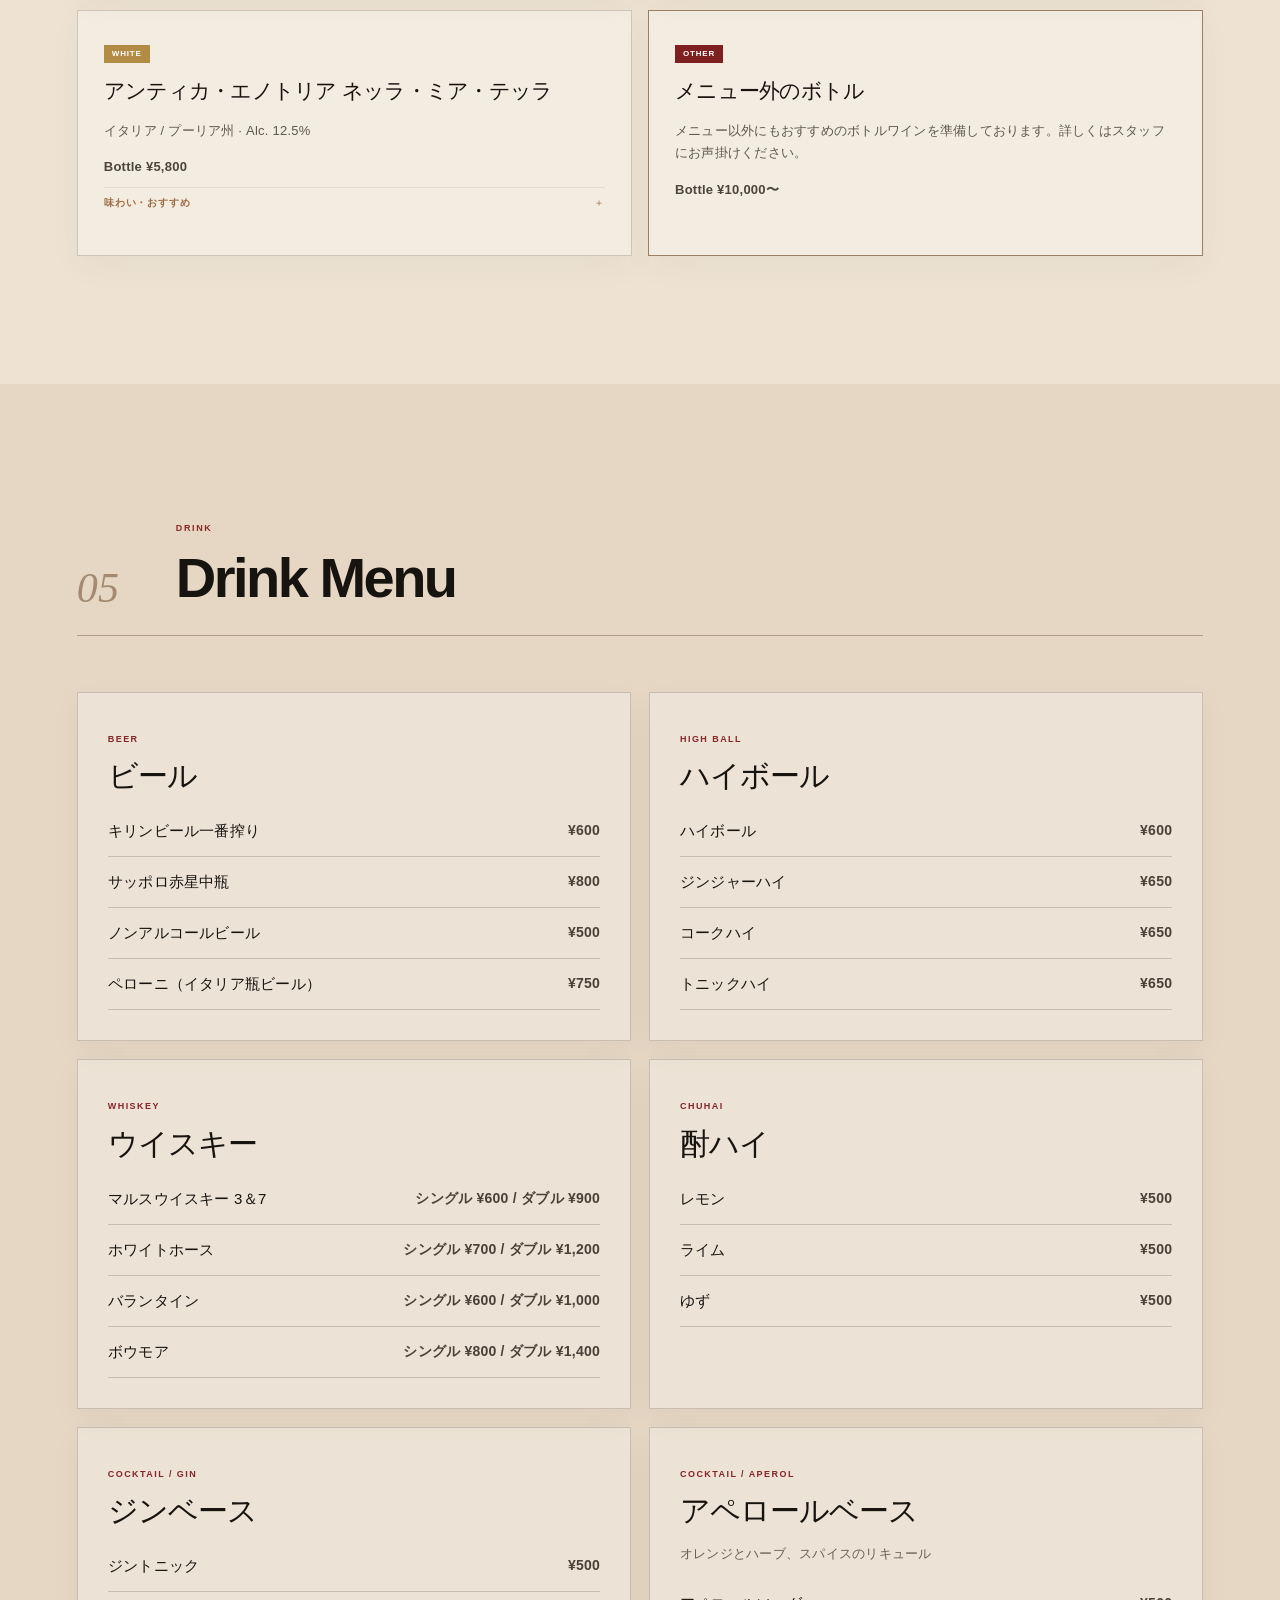
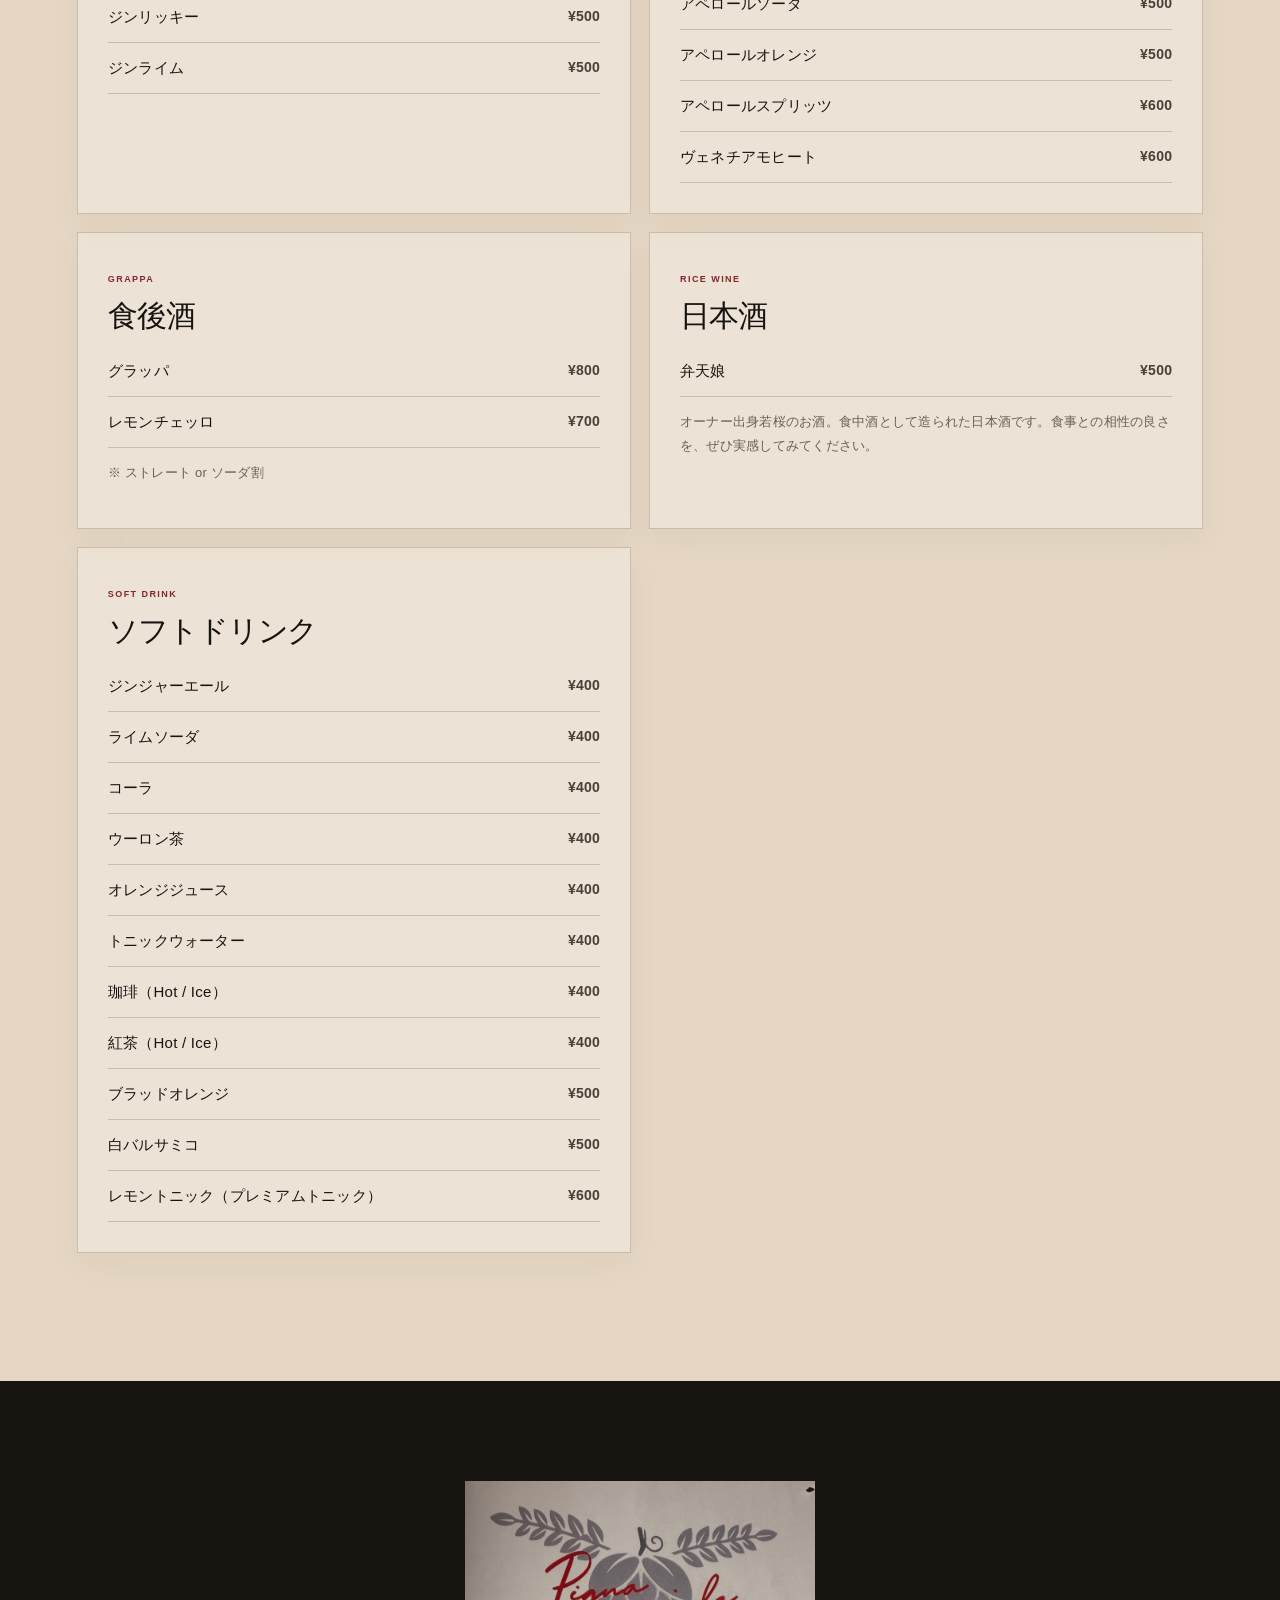
<file: menu.html>
<!doctype html>
<html lang="ja">
<head>
  <meta charset="utf-8"><meta name="viewport" content="width=device-width,initial-scale=1,viewport-fit=cover">
  <title>Menu｜Pigna piccola</title>
  <meta name="description" content="Pigna piccolaのランチ、ディナー、コース、ワイン、ドリンクメニュー。">
  <meta name="robots" content="noindex,nofollow"><meta name="theme-color" content="#171410">
  <link rel="stylesheet" href="css/style.css">
</head>
<body class="menu-page">
<header class="site-header site-header--solid" id="top"><a class="brand" href="index.html"><span>Pigna piccola</span><small>TOTTORI · KOYAMA</small></a><button class="nav-toggle" type="button" aria-label="メニューを開く" aria-expanded="false"><i></i><i></i></button><nav class="global-nav"><a href="index.html#concept">コンセプト</a><a href="menu.html">メニュー</a><a href="index.html#course">コース</a><a href="index.html#access">店舗情報・アクセス</a><a href="https://www.instagram.com/pigna_piccola/" target="_blank" rel="noopener">Instagram</a><a class="reserve" href="tel:0857328663">ご予約</a></nav></header>
<main>
<section class="menu-hero menu-hero--food"><img src="images/official-pasta-lunch-a.webp" alt="Pigna piccola パスタランチ"><div class="menu-hero__veil"></div><div class="menu-hero__inner"><p>MENU BOOK</p><img src="images/logo-light.png" alt="Pigna piccola"><h1>メニュー</h1><span>Lunch / Dinner / Course / Wine / Drink</span></div></section>

<nav class="menu-jump" aria-label="メニュー内ナビゲーション"><a href="#lunch">ランチ</a><a href="#dinner">ディナー</a><a href="#course">コース</a><a href="#wine">ワイン</a><a href="#drink">ドリンク</a></nav>
<div class="menu-intro section"><p>店頭メニューをもとに、現在確認できる内容を掲載しています。</p><p>価格・内容は季節や仕入れにより変更となる場合があります。</p></div>
<section class="full-menu section" id="lunch">
<div class="menu-section-title"><span>01</span><div><small>LUNCH</small><h2>Lunch Menu</h2></div></div>
<div class="menu-feature split reveal">
<div class="menu-feature-copy"><small>PASTA LUNCH SET</small><h3>パスタ ランチセット</h3><strong class="big-price">ALL ¥1,600</strong><p>パスタは当日の黒板からお選びください。</p></div>
<img alt="パスタランチセット" src="images/official-pasta-lunch-a.webp"/>
</div>
<div class="set-grid">
<article class="set-block"><span>A SET</span><h3>パスタ 100g</h3><p>サラダ / 前菜盛り合わせ / バケット / ソフトドリンク</p></article>
<article class="set-block"><span>B SET</span><h3>パスタ 60g</h3><p>サラダ / バケット / ソフトドリンク / デザート</p></article>
</div>
<div class="note-strip"><span>パスタ単品</span><strong>¥1,200</strong><span>大盛り +50g</span><strong>+¥100</strong></div>
<div class="menu-subhead"><small>PIADINA LUNCH PLATE</small><h3>ピアディーナ ランチプレート</h3><p>イタリア北部ロマーニャ地方の薄焼きパン。具材を挟んで食べるストリートフードです。</p></div>
<div class="photo-menu-grid">
<article><img alt="モッツアレラチーズ＆生ハム" src="images/official-piadina-ham.webp"/><div><h4>モッツアレラチーズ＆生ハム</h4><strong>¥1,000</strong><p>シンプルなトッピングで、ピアディーナの生地が味わえるおすすめの食べ方。</p></div></article>
<article><img alt="豚ヒレカツ" src="images/official-piadina-pork.webp"/><div><h4>豚ヒレカツ</h4><strong>¥1,000</strong><p>豚ヒレカツが入った、食べ応えのある一品。</p></div></article>
<article><img alt="イワシのフリット" src="images/official-piadina-sardine.webp"/><div><h4>イワシのフリット</h4><strong>¥1,000</strong><p>油でカリッと揚げたイワシのフリットとオニオン。</p></div></article>
<article><img alt="サルシッチャ" src="images/official-piadina-salsiccia.webp"/><div><h4>サルシッチャ</h4><strong>¥1,200</strong><p>自家製ソーセージ。アクセントにマスタード。</p></div></article>
</div>
<div class="menu-two-col">
<div class="menu-list-block"><small>SET DRINK</small><h3>セットドリンク</h3><ul class="plain-list"><li>オレンジジュース</li><li>コーラ（ペプシ）</li><li>Hot コーヒー</li><li>トニックウォーター</li><li>ウーロン茶</li><li>Ice ティー</li><li>ジンジャーエール</li><li>Ice コーヒー</li><li>紅茶（Hot）</li></ul></div>
<div class="menu-note-card"><small>TAKEOUT</small><h3>ピアディーナはテイクアウト可能</h3><p>テイクアウトの場合はドリンクは付きません。店頭、お電話にて受付ております。</p><a href="tel:0857328663">0857-32-8663 ↗</a></div>
</div>

<div class="lunch-course-feature lunch-course-feature--no-photo reveal">
  
  <div class="lunch-course-feature__copy">
    <small>LUNCH COURSE</small>
    <h3>ランチコース</h3>
    <p class="lunch-course-lead">シェフがお届けするスペシャルランチコース</p>
    <strong class="big-price">お一人様 ¥3,500 <span>（税込）</span></strong>
    <ol class="lunch-course-list">
      <li><span>Salad</span><b>旬の野菜を使用したグリーンサラダ</b></li>
      <li><span>Antipasto</span><b>4品の前菜</b></li>
      <li><span>Primo Piatto</span><b>旬のパスタ</b><small>黒板からお選びください</small></li>
      <li><span>Secondo Piatto</span><b>肉料理 or 魚料理をお選びください</b></li>
      <li><span>Dolce</span><b>シェフの気まぐれデザート</b></li>
    </ol>
    <p class="lunch-course-note">※ 写真はイメージです。<br>※ 仕入れ状況によって内容が変わることがあります。ご了承ください。</p>
  </div>
</div>

<div class="lunch-drinks-block">
  <div class="menu-subhead reveal">
    <small>DRINKS MENU</small>
    <h3>ランチタイム ドリンク・ワイン</h3>
  </div>

  <div class="lunch-drinks-grid">
    <section class="category reveal">
      <div class="category-head"><small>SOFT DRINK</small><h3>ソフトドリンク</h3><b class="category-all-price">ALL ¥400</b></div>
      <div class="compact-list">
        <span>オレンジジュース</span><span>トニックウォーター</span>
        <span>ジンジャーエール</span><span>コーラ（ペプシ）</span>
        <span>ウーロン茶</span><span>Ice コーヒー</span>
        <span>Hot コーヒー</span><span>Ice ティー</span>
        <span>紅茶（Hot）</span>
      </div>
    </section>

    <section class="category reveal">
      <div class="category-head"><small>ALCOHOL</small><h3>アルコール</h3></div>
      <div class="menu-line"><span>キリンビール一番搾り</span><b>¥600</b></div>
      <div class="menu-line"><span>モレッティ（瓶ビール）</span><b>¥700</b></div>
      <div class="menu-line"><span>モレッティ・レモン（瓶ビール）</span><b>¥700</b></div>
      <div class="menu-line"><span>酎ハイ（レモン・ゆず・ライム）</span><b>¥500</b></div>
      <div class="menu-line"><span>ノンアルコールビール</span><b>¥500</b></div>
    </section>
  </div>

  <div class="lunch-wine-grid lunch-wine-grid--single">
    <section class="category reveal">
      <div class="category-head"><small>LUNCH WINE</small><h3>Lunch Wine</h3></div>
      <article class="lunch-wine-item"><h4>トッレヴェント ヴェント</h4><p><span>グラス ¥500</span><span>ボトル ¥2,500</span></p></article>
      <article class="lunch-wine-item"><h4>エミリアーナ エコバランス・ケヴェルツトラミネール</h4><p><span>グラス ¥600</span><span>ボトル ¥3,500</span></p></article>
      <article class="lunch-wine-item"><h4>ヴィニウス オーガニック・ヴェオニエ</h4><p><span>グラス ¥700</span><span>ボトル ¥4,500</span></p></article>
      <article class="lunch-wine-item"><h4>ドンナ・マルツィア シャルドネ・オーク</h4><p><span>グラス ¥600</span><span>ボトル ¥3,000</span></p></article>
      <article class="lunch-wine-item"><h4>モンカロ・サンジョベエーゼ</h4><p><span>グラス ¥500</span><span>ボトル ¥2,500</span></p></article>
      <article class="lunch-wine-item"><h4>ドンナ・マルツィア プリミティーボ・バディ</h4><p><span>グラス ¥600</span><span>ボトル ¥3,000</span></p></article>
      <article class="lunch-wine-item"><h4>フェルナンティエール ピノ・ノワール</h4><p><span>グラス ¥800</span><span>ボトル ¥5,000</span></p></article>
    </section>
  </div>
</div>
</section>
<figure class="menu-divider-photo reveal">
  <img src="images/official-piadina-pork.webp" alt="Pigna piccola ピアディーナ" loading="lazy">
</figure>
<section class="full-menu section paper-alt" id="dinner">
<div class="menu-section-title"><span>02</span><div><small>DINNER</small><h2>Dinner Menu</h2><p class="menu-source-note">夜メニューの内容を掲載しています。旬の料理は店内の黒板でご案内します。</p></div></div>
<div class="menu-columns-pro">
<section class="category"><div class="category-head"><small>SARADA</small><h3>サラダ</h3></div>
<div class="menu-line"><span>モッツァレラのサラダ</span><b>¥1,250</b></div>
<details class="menu-detail"><summary>料理について</summary><p>南イタリア・カンパーニャ州の至宝。溢れるコクと爽やかな酸味が特徴で、現地ではその鮮度をダイレクトに味わうシンプルなサラダで親しまれています。</p></details>
<div class="menu-line"><span>生ハムのサラダ</span><b>¥1,200</b></div>
<details class="menu-detail"><summary>料理について</summary><p>北イタリア・エミリア＝ロマーニャ州の至宝、パルマ産生ハム。芳醇な香りと熟成した塩気が野菜の甘みを引き立てる、州の魅力を凝縮した一皿です。</p></details>
</section>

<section class="category"><div class="category-head"><small>ANTIPASTO</small><h3>前菜</h3></div>
<div class="menu-line"><span>鶏のレバーパテ バケット添え</span><b>¥600</b></div>
<details class="menu-detail"><summary>料理について</summary><p>イタリア中部トスカーナ州の伝統料理「クロスティーニ・トスカーノ」。鶏レバーの濃厚な旨みにアンチョビやケッパーのアクセントが効いたパテを、カリッと焼いたバゲットに塗って楽しむ、州を代表する前菜です。</p></details>
<div class="menu-line"><span>サルシッチャ</span><b>¥700</b></div>
<details class="menu-detail"><summary>料理について</summary><p>イタリア南部バジリカータ州が発祥とされる「サルシッチャ」。ローズマリーが香る自家製イタリアンソーセージで、肉の力強い旨みとハーブの爽やかさが調和した、南イタリアの伝統を感じさせる一皿です。</p></details>
<div class="menu-line"><span>ムール貝の白ワイン蒸し</span><b>¥800</b></div>
<div class="menu-line"><span>前菜の盛り合わせ</span><b>¥1,000</b></div>
<p class="tiny-note">※ 内容はその日によって変わります。詳しくはスタッフにお声掛けください。<br>※ 2人前以降はお一人様につき+¥500でご用意いたします。</p>
<div class="menu-line"><span>グリーンオリーブの実（アンチョビ入り）</span><b>¥300</b></div>
<div class="menu-line"><span>砂肝のコンフィ</span><b>¥700</b></div>
<div class="menu-line"><span>ガーリックトースト</span><b>¥300</b></div>
<div class="menu-line"><span>生ハム</span><b>ハーフ ¥700 / ¥1,100</b></div>
<details class="menu-detail"><summary>料理について</summary><p>北イタリア・エミリア＝ロマーニャ州が世界に誇るパルマ産生ハム。伝統的な技法でじっくり熟成された芳醇な香りと、口の中でとろけるような繊細な塩気が特徴。ハーフはお一人様に丁度いい量です。</p></details>
<div class="menu-line"><span>バケット（2個）</span><b>¥200</b></div>
<p class="tiny-note">パスタと一緒にいかがですか？</p>
<div class="menu-line"><span>チーズ盛り合わせ</span><b>¥950</b></div>
<details class="menu-detail"><summary>料理について</summary><p>イタリアを代表するチーズの贅沢な競演。「チーズの王様」パルミジャーノ、濃厚な青カビのゴルゴンゾーラ、羊乳のコクが光るペコリーノ。個性豊かな風味と食感の違いを一度に愉しめる、ワインに最適な一皿です。</p></details>
<div class="menu-line"><span>トリッパ</span><b>¥950</b></div>
<details class="menu-detail"><summary>料理について</summary><p>イタリア・フィレンツェの屋台やトラットリアで愛され続ける庶民の味「トリッパ」。牛の第2胃袋をトマトや野菜とともにじっくり煮込み、とろけるような柔らかさと深い旨みを引き出した一皿です。</p></details>
</section>

<section class="category"><div class="category-head"><small>PRIMO PIATTO</small><h3>パスタ</h3></div>
<div class="menu-line"><span>アマトリチャーナ（ヴェルミチェッリ）</span><b>¥1,300</b></div>
<details class="menu-detail"><summary>料理について</summary><p>イタリア中部ラツィオ州ローマの伝統パスタ「アマトリチャーナ」。厚切りベーコンの旨み、玉ねぎの甘み、鷹の爪の辛みが溶け合うトマトソースが特徴。太めのヴェルミチェッリにソースがよく絡む一皿です。</p></details>
<div class="menu-line"><span>燻製ベーコンのカルボナーラ</span><b>¥1,250</b></div>
<details class="menu-detail"><summary>料理について</summary><p>イタリア中部ラツィオ州ローマ発祥の「カルボナーラ」。燻製ベーコンの芳醇な香りと、卵とチーズが織りなす濃厚なソースが特徴。黒胡椒のアクセントが素材の旨みを引き立てます。</p></details>
<div class="menu-line"><span>ジェノベーゼソースの生ハム乗せ（リングイーネ）</span><b>¥1,200</b></div>
<details class="menu-detail"><summary>料理について</summary><p>北イタリア・ジェノヴァが誇る香り高いバジルソースを、リングイネ（平麺）で。仕上げに生ハムを添え、爽やかな香りと生ハムの塩気が調和する一皿です。</p></details>
<div class="menu-line"><span>アラビアータ（ペンネ）</span><b>¥1,100</b></div>
<details class="menu-detail"><summary>料理について</summary><p>イタリア中部ラツィオ州ローマを代表する「アラビアータ」。ニンニクの香りと鷹の爪の刺激的な辛みが食欲をそそるトマトソースを、ペンネで味わう定番です。</p></details>
<div class="menu-line"><span>スモークサーモンのクリームソース</span><b>¥1,250</b></div>
<details class="menu-detail"><summary>料理について</summary><p>北イタリアの豊かな食文化を象徴する、濃厚で贅沢な一皿。芳醇な香りのスモークサーモンを生クリームソースで仕上げ、滑らかなコクがサーモンの旨みを引き出します。</p></details>
<div class="menu-line"><span>旬のパスタ</span><b>¥ASK</b></div>
<p class="tiny-note">詳しくはカウンター上の黒板をご覧ください。</p>
<p class="tiny-note boxed-note">大盛り（80g→120g） / ショートパスタ（60g→80g） +¥200</p>
</section>

<section class="category"><div class="category-head"><small>PASTA</small><h3>パスタの種類</h3></div>
<p class="tiny-note">メニューに合わせて最適なパスタを使用しているため、パスタの種類はお選びいただけません。それぞれの食材とのマリアージュをお楽しみください。</p>
<ul class="pasta-types"><li>スパゲッティーニ</li><li>ヴェルミチェッリ</li><li>リングイーネ</li><li>タリアテッレ</li><li>ペンネ</li><li>リガトーニ</li><li>ニョッキ</li><li>ラビオリ</li><li>アニョロッティ</li></ul>
</section>

<section class="category"><div class="category-head"><small>SECONDO PIATTO</small><h3>肉・魚料理</h3></div>
<div class="menu-line"><span>旬の食材を使用したメイン料理</span><b>¥ASK</b></div>
<p class="tiny-note">詳しくはカウンター上の黒板をご覧ください。</p>
</section>

<section class="category"><div class="category-head"><small>DOLCE</small><h3>デザート</h3></div>
<div class="menu-line"><span>バニラアイス</span><b>¥450</b></div>
<div class="menu-line"><span>カシスシャーベット</span><b>¥450</b></div>
<div class="menu-line"><span>クレマ・カタラーナ</span><b>¥700</b></div>
<div class="menu-line"><span>果物のチーズケーキタルト</span><b>¥750</b></div>
<p class="tiny-note">詳しくはカウンター上の黒板をご覧ください。</p>
<div class="menu-line"><span>珈琲（Hot / Ice）</span><b>¥400</b></div>
<div class="menu-line"><span>紅茶（Hot / Ice）</span><b>¥400</b></div>
</section>
</div>
</section>
<section class="full-menu section" id="course">
<div class="menu-section-title"><span>03</span><div><small>COURSE</small><h2>Course Menu</h2></div></div>
<div class="course-menu-grid">
<article><small>PIGNA COURSE</small><h3>Pigna Course</h3><strong>¥5,500</strong><em>1名様（税込）</em><ol><li>旬を味わう温・冷の前菜</li><li>季節のパスタ（1名様60g）</li><li>お料理に寄り添うバゲット2枚</li><li>鮮魚のソテー or 厳選牛のロースト</li><li>本日のドルチェ</li><li>食後の余韻を楽しむカフェ</li></ol></article>
<article class="premium"><small>PIGNA PREMIUM COURSE</small><h3>Pigna Premium Course</h3><strong>¥8,000</strong><em>1名様（税込）</em><ol><li>旬を味わう温・冷の前菜</li><li>季節のパスタ（2種・1名様各30gの計60g）</li><li>お料理に寄り添うバゲット2枚</li><li>鮮魚のソテー</li><li>厳選牛のロースト</li><li>本日のドルチェ</li><li>食後の余韻を楽しむカフェ</li></ol></article>
<article><small>【2階限定】</small><h3>Piccola Course</h3><strong>¥4,500</strong><em>1名様（税込）</em><ol><li>季節を彩る4種の前菜</li><li>季節のパスタ（1名様60g）</li><li>鮮魚のソテー or 厳選牛の料理</li><li>本日のドルチェ</li></ol></article>
<article class="course-student-v6"><div class="course-student-label">学割コース</div><small>【学生限定】・学生証提示</small><h3>Piccola Course</h3><div class="course-student-price"><span>学生限定</span><strong>¥3,500</strong><em>1名様（税込）</em></div><ol><li>季節を彩る4種の前菜</li><li>季節のパスタ（1名様60g）</li><li>鮮魚のソテー or 厳選牛の料理</li><li>本日のドルチェ</li></ol></article>
</div>
<div class="course-rules"><p>※ ゆっくりお過ごしいただけるよう、事前予約制とさせていただいております。</p><p>※ アレルギーや内容のご希望など、前日までお気軽にご相談ください。</p><p>※ 季節や仕入れによって、その日一番美味しいお料理をお届けいたします。</p><p>※ 【学生限定】は学生証のご提示をお願いいたします。</p><p>※ 【2階限定】は4名様〜ご予約承ります。</p></div>
</section>
<section class="full-menu section paper-alt" id="wine">
<div class="menu-section-title"><span>04</span><div><small>WINE</small><h2>Wine Menu</h2></div></div>
<h3 class="major-subtitle">Glass Wine</h3>
<div class="wine-grid"><article class="wine-item"><div class="wine-type sparkling">SPARKLING</div><h4>アスティ・スプマンテ</h4><p>イタリア / ピエモンテ州 · Alc. 7.5%</p><div class="wine-price"><span>Glass ¥600</span><span>Half ¥2,200</span><span>Bottle ¥3,200</span></div><details class="menu-detail wine-detail"><summary>味わい・おすすめ</summary><p>マスカット（モスカート・ビアンコ種）特有の華やかな香りと、果実由来のしっかりとしたフルーティーな甘みが特徴の甘口スパークリングです。</p></details></article><article class="wine-item"><div class="wine-type sparkling">SPARKLING</div><h4>ピッツォラート ピノ・グリージョ EXドライ</h4><p>イタリア / ヴェネト州 · Alc. 11.5%</p><div class="wine-price"><span>Glass ¥850</span><span>Bottle ¥5,500</span></div><details class="menu-detail wine-detail"><summary>味わい・おすすめ</summary><p>オーガニック＆ヴィーガン認証のスパークリング。花や桃の香りと程よい果実の甘み、塩味の余韻が特徴。</p></details></article><article class="wine-item"><div class="wine-type red">RED</div><h4>モンカロ サンジョヴェーゼ</h4><p>イタリア · Alc. 12.0%</p><div class="wine-price"><span>Glass ¥500</span><span>Half ¥1,250</span><span>Bottle ¥2,500</span></div><details class="menu-detail wine-detail"><summary>味わい・おすすめ</summary><p>鮮やかなルビー色と、飲み口の優しさが特徴。あふれんばかりの果実味。</p><p class="pairing"><strong>おすすめ料理：</strong>トマトソースパスタ、パルマ風、トマト煮込みなど。</p></details></article><article class="wine-item"><div class="wine-type red">RED</div><h4>ドンナ・マルツィア プリミティーヴォ オーク</h4><p>イタリア / プーリア州 · Alc. 14.0%</p><div class="wine-price"><span>Glass ¥600</span><span>Half ¥1,500</span><span>Bottle ¥3,000</span></div><details class="menu-detail wine-detail"><summary>味わい・おすすめ</summary><p>オーク樽熟成によるバニラやカカオの香りと、完熟した黒系果実の濃厚な味わい。滑らかな渋みと柔らかな果実味が心地よく広がるフルボディ。</p><p class="pairing"><strong>おすすめ料理：</strong>生ハム、ボロネーゼソース、肉料理など。</p></details></article><article class="wine-item"><div class="wine-type red">RED</div><h4>フェランディエール リザーヴ ピノ・ノワール</h4><p>フランス / ラングドック・ルーション · Alc. 13.5%</p><div class="wine-price"><span>Glass ¥800</span><span>Half ¥2,500</span><span>Bottle ¥5,000</span></div><details class="menu-detail wine-detail"><summary>味わい・おすすめ</summary><p>苺やサクランの香りにシナモンなどのスパイスが効いており、熟したイチゴの果実味に全体を引き締める酸味。</p><p class="pairing"><strong>おすすめ料理：</strong>ローストした料理。</p></details></article><article class="wine-item"><div class="wine-type red">RED</div><h4>ピッツォラート ヒーロー ロッソ</h4><p>イタリア / ヴェネト州 · Alc. 11.5%</p><div class="wine-price"><span>Glass ¥650</span><span>Half ¥1,800</span><span>Bottle ¥3,700</span></div><details class="menu-detail wine-detail"><summary>味わい・おすすめ</summary><p>オーガニック＆ヴィーガン認証。メルロー等をブレンドした、みずみずしい赤い果実の香りとまろやかでジューシーな口当たりが特徴。渋みは少なく、キイチゴのような酸味。</p><p class="pairing"><strong>おすすめ料理：</strong>トマトソースパスタ、野菜スープ、鶏肉のバルサミコソースなど。</p></details></article><article class="wine-item"><div class="wine-type white">WHITE</div><h4>ピッツォラート ヒーロー ビアンコ</h4><p>イタリア / ヴェネト州 · Alc. 11.0%</p><div class="wine-price"><span>Glass ¥650</span><span>Half ¥1,800</span><span>Bottle ¥3,700</span></div><details class="menu-detail wine-detail"><summary>味わい・おすすめ</summary><p>よく熟したライムのフルーティーな香り。ローストアーモンドのなめらかな風味、バランスの良い軽めの酸、スイスイ飲める優しい味わい。</p><p class="pairing"><strong>おすすめ料理：</strong>サラダ、カルパッチョ、オイル系パスタなど。</p></details></article><article class="wine-item"><div class="wine-type white">WHITE</div><h4>エミリアーナ エコバランス・ゲヴェルツ トラミネール</h4><p>チリ / ヴァレ・デル・ラペル · Alc. 13.0%</p><div class="wine-price"><span>Glass ¥600</span><span>Half ¥1,650</span><span>Bottle ¥3,300</span></div><details class="menu-detail wine-detail"><summary>味わい・おすすめ</summary><p>オーガニック栽培。ライチやバラのような華やかで甘い香りと、フレッシュな酸味のあるすっきりとした辛口の味わいが特徴的な香り高い白ワイン。</p><p class="pairing"><strong>おすすめ料理：</strong>魚料理、前菜、カルパッチョなど。</p></details></article><article class="wine-item"><div class="wine-type white">WHITE</div><h4>ヴィニウス オーガニック ヴィオニエ</h4><p>フランス / ラングドック・ルーション · Alc. 13.0%</p><div class="wine-price"><span>Glass ¥700</span><span>Half ¥2,250</span><span>Bottle ¥4,500</span></div><details class="menu-detail wine-detail"><summary>味わい・おすすめ</summary><p>カリンや白桃の香りに加え、一部オーク樽熟成によるバニラ香やふくよかなコクが楽しめる、ヴィオニエ100%の力強くリッチな辛口白ワイン。</p><p class="pairing"><strong>おすすめ料理：</strong>魚料理、香草料理など。</p></details></article><article class="wine-item"><div class="wine-type white">WHITE</div><h4>ドンナ マルツィア シャルドネ オーク</h4><p>イタリア / プーリア州 · Alc. 12.5%</p><div class="wine-price"><span>Glass ¥600</span><span>Half ¥1,500</span><span>Bottle ¥3,000</span></div><details class="menu-detail wine-detail"><summary>味わい・おすすめ</summary><p>サステナブル農法。オーク樽熟成によるトーストやバニラの豊かな香りと、南イタリアらしい完熟果実のコクが美しく調和したエレガントな辛口白ワイン。</p><p class="pairing"><strong>おすすめ料理：</strong>クリーム系の料理、チーズなど。</p></details></article><article class="wine-item"><div class="wine-type orange">ORANGE</div><h4>オレンジワイン エルトロ・ヤノ</h4><p>スペイン / ラ・マンチャ州 · Alc. 11.5%</p><div class="wine-price"><span>Glass ¥1,000</span><span>Half ¥3,000</span><span>Bottle ¥6,300</span></div><details class="menu-detail wine-detail"><summary>味わい・おすすめ</summary><p>金色をおびたオレンジ色。みかんの花、柑橘類、微かにバニラの香り。ドライながら蜂蜜を思わせるまろやかな風味。トマトの旨味も僅かに感じます。</p><p class="pairing"><strong>おすすめ料理：</strong>サーモンなどの魚介を使った料理、マリネ、香草を使った鶏肉料理など。</p></details></article></div>
<h3 class="major-subtitle bottle-title">Bottle Wine</h3>
<div class="wine-grid bottle-grid"><article class="wine-item"><div class="wine-type sparkling-red">SPARKLING RED</div><h4>カビッキオーリ ランブルスコ ロッソ ドルチェ</h4><p>イタリア / エミリアロマーニャ · Alc. 7.5%</p><div class="wine-price"><span>Bottle ¥3,000</span></div><details class="menu-detail wine-detail"><summary>味わい・おすすめ</summary><p>イタリア国内最高の人気を誇るランブルスコ生産者。著名誌も認める、果実味豊かで上質な伝統の味わい。</p></details></article><article class="wine-item"><div class="wine-type red">RED</div><h4>ナバエルス</h4><p>スペイン / ナバラ州 · Alc. 13.5%</p><div class="wine-price"><span>Bottle ¥3,000</span></div><details class="menu-detail wine-detail"><summary>味わい・おすすめ</summary><p>ヨーロッパ系葡萄を使い、まるで高級ワインのようなレベルのワイン。</p><p class="pairing"><strong>おすすめ料理：</strong>お肉の赤ワインソース系、ミートソース系、ローストポークなど。</p></details></article><article class="wine-item"><div class="wine-type red">RED</div><h4>フェスティボ マルベック</h4><p>アルゼンチン / メンドーサ州 · Alc. 13.9%</p><div class="wine-price"><span>Bottle ¥3,500</span></div><details class="menu-detail wine-detail"><summary>味わい・おすすめ</summary><p>有機農法で高地の畑で造られるマルベック100%。樽不使用で、ピュアな果実味がダイレクトに楽しめる、軽快でフレッシュな辛口ミディアムボディ。</p><p class="pairing"><strong>おすすめ料理：</strong>牛肉のロースト、煮込みなど。</p></details></article><article class="wine-item"><div class="wine-type red">RED</div><h4>アマスト オーラ・アリアニコ</h4><p>イタリア / プーリア州 · Alc. 14.0%</p><div class="wine-price"><span>Bottle ¥7,500</span></div><details class="menu-detail wine-detail"><summary>味わい・おすすめ</summary><p>オーガニックのアリアニコ100%。干しブドウのような濃厚な風味とドライな熟成感、おだやかなタンニンが調和したなめらかなフルボディ。</p><p class="pairing"><strong>おすすめ料理：</strong>ジビエ料理、ローストポーク、トマト煮込みなど。</p></details></article><article class="wine-item"><div class="wine-type red">RED</div><h4>リヴェッティ バルベーラ・ダルバ・スペリオーレ</h4><p>イタリア / ピエモンテ州 · Alc. 13.5%</p><div class="wine-price"><span>Bottle ¥7,500</span></div><details class="menu-detail wine-detail"><summary>味わい・おすすめ</summary><p>イチゴの果実味と上品な酸味、柔らかな渋みが調和。長い余韻とまろやかな口当たりが特徴的な自然派のフルボディ赤ワイン。</p><p class="pairing"><strong>おすすめ料理：</strong>ジビエ料理、トリッパ、トマトソース系など。</p></details></article><article class="wine-item"><div class="wine-type white">WHITE</div><h4>パッショーネ・ナチュラ エレメンティ</h4><p>イタリア / アブルッツォ州 · Alc. 13.0%</p><div class="wine-price"><span>Bottle ¥3,000</span></div><details class="menu-detail wine-detail"><summary>味わい・おすすめ</summary><p>バイオダイナミック農法・無濾過で造られる自然派ワイン。柑橘系の香りにハーブやミネラル感が重なる、旨みのある辛口白。</p><p class="pairing"><strong>おすすめ料理：</strong>レバーパテ、モッツァレラチーズ、魚介のトマトソースパスタなど。</p></details></article><article class="wine-item"><div class="wine-type white">WHITE</div><h4>アンティカ・エノトリア ネッラ・ミア・テッラ</h4><p>イタリア / プーリア州 · Alc. 12.5%</p><div class="wine-price"><span>Bottle ¥5,800</span></div><details class="menu-detail wine-detail"><summary>味わい・おすすめ</summary><p>オーガニック栽培。桃や柑橘のやわらかな果実味と、海に近い畑ならではの心地よい塩味（ミネラル感）が美しく調和した辛口。</p><p class="pairing"><strong>おすすめ料理：</strong>カルパッチョ、フレッシュトマト、野菜のフリットなど。</p></details></article>
<article class="wine-item special"><div class="wine-type">OTHER</div><h4>メニュー外のボトル</h4><p>メニュー以外にもおすすめのボトルワインを準備しております。詳しくはスタッフにお声掛けください。</p><div class="wine-price"><span>Bottle ¥10,000〜</span></div></article>
</div>
</section>
<section class="full-menu section" id="drink">
<div class="menu-section-title"><span>05</span><div><small>DRINK</small><h2>Drink Menu</h2></div></div>
<div class="drink-grid">
<section class="category"><div class="category-head"><small>BEER</small><h3>ビール</h3></div><div class="menu-line"><span>キリンビール一番搾り</span><b>¥600</b></div><div class="menu-line"><span>サッポロ赤星中瓶</span><b>¥800</b></div><div class="menu-line"><span>ノンアルコールビール</span><b>¥500</b></div><div class="menu-line"><span>ペローニ（イタリア瓶ビール）</span><b>¥750</b></div></section>
<section class="category"><div class="category-head"><small>HIGH BALL</small><h3>ハイボール</h3></div><div class="menu-line"><span>ハイボール</span><b>¥600</b></div><div class="menu-line"><span>ジンジャーハイ</span><b>¥650</b></div><div class="menu-line"><span>コークハイ</span><b>¥650</b></div><div class="menu-line"><span>トニックハイ</span><b>¥650</b></div></section>
<section class="category"><div class="category-head"><small>WHISKEY</small><h3>ウイスキー</h3></div><div class="menu-line"><span>マルスウイスキー 3＆7</span><b>シングル ¥600 / ダブル ¥900</b></div><div class="menu-line"><span>ホワイトホース</span><b>シングル ¥700 / ダブル ¥1,200</b></div><div class="menu-line"><span>バランタイン</span><b>シングル ¥600 / ダブル ¥1,000</b></div><div class="menu-line"><span>ボウモア</span><b>シングル ¥800 / ダブル ¥1,400</b></div></section>
<section class="category"><div class="category-head"><small>CHUHAI</small><h3>酎ハイ</h3></div><div class="menu-line"><span>レモン</span><b>¥500</b></div><div class="menu-line"><span>ライム</span><b>¥500</b></div><div class="menu-line"><span>ゆず</span><b>¥500</b></div></section>
<section class="category"><div class="category-head"><small>COCKTAIL / GIN</small><h3>ジンベース</h3></div><div class="menu-line"><span>ジントニック</span><b>¥500</b></div><div class="menu-line"><span>ジンリッキー</span><b>¥500</b></div><div class="menu-line"><span>ジンライム</span><b>¥500</b></div></section>
<section class="category"><div class="category-head"><small>COCKTAIL / APEROL</small><h3>アペロールベース</h3></div><p class="tiny-note">オレンジとハーブ、スパイスのリキュール</p><div class="menu-line"><span>アペロールソーダ</span><b>¥500</b></div><div class="menu-line"><span>アペロールオレンジ</span><b>¥500</b></div><div class="menu-line"><span>アペロールスプリッツ</span><b>¥600</b></div><div class="menu-line"><span>ヴェネチアモヒート</span><b>¥600</b></div></section>
<section class="category"><div class="category-head"><small>GRAPPA</small><h3>食後酒</h3></div><div class="menu-line"><span>グラッパ</span><b>¥800</b></div><div class="menu-line"><span>レモンチェッロ</span><b>¥700</b></div><p class="tiny-note">※ ストレート or ソーダ割</p></section>
<section class="category"><div class="category-head"><small>RICE WINE</small><h3>日本酒</h3></div><div class="menu-line"><span>弁天娘</span><b>¥500</b></div><p class="tiny-note">オーナー出身若桜のお酒。食中酒として造られた日本酒です。食事との相性の良さを、ぜひ実感してみてください。</p></section>
<section class="category soft"><div class="category-head"><small>SOFT DRINK</small><h3>ソフトドリンク</h3></div><div class="menu-line"><span>ジンジャーエール</span><b>¥400</b></div><div class="menu-line"><span>ライムソーダ</span><b>¥400</b></div><div class="menu-line"><span>コーラ</span><b>¥400</b></div><div class="menu-line"><span>ウーロン茶</span><b>¥400</b></div><div class="menu-line"><span>オレンジジュース</span><b>¥400</b></div><div class="menu-line"><span>トニックウォーター</span><b>¥400</b></div><div class="menu-line"><span>珈琲（Hot / Ice）</span><b>¥400</b></div><div class="menu-line"><span>紅茶（Hot / Ice）</span><b>¥400</b></div><div class="menu-line"><span>ブラッドオレンジ</span><b>¥500</b></div><div class="menu-line"><span>白バルサミコ</span><b>¥500</b></div><div class="menu-line"><span>レモントニック（プレミアムトニック）</span><b>¥600</b></div></section>
</div>
</section>
<section class="menu-end"><img src="images/logo-clean.png" alt="Pigna piccola"><p>最新情報は店頭またはInstagramをご確認ください。</p><div><a href="index.html">TOP</a><a href="tel:0857328663">RESERVE</a><a href="https://www.instagram.com/pigna_piccola/" target="_blank" rel="noopener">INSTAGRAM</a></div></section>
</main>
<footer class="site-footer footer-v15">
  <div class="footer-v15__top">
    <a class="footer-v15__brand" href="index.html" aria-label="Pigna piccola トップへ">
      <strong>Pigna piccola</strong>
      <span>Italian restaurant · Tottori Koyama</span>
    </a>

    <div class="footer-v15__info">
      <p>鳥取県鳥取市湖山町北3-240-2</p>
      <a href="tel:0857328663">0857-32-8663</a>
    </div>
  </div>

  <div class="footer-v15__line"></div>

  <div class="footer-v15__bottom">
    <nav aria-label="フッターナビゲーション">
      <a href="index.html">トップ</a>
      <a href="menu.html">メニュー</a>
      <a href="https://www.instagram.com/pigna_piccola/" target="_blank" rel="noopener">Instagram</a>
      <button type="button" class="footer-v15__reserve reserve-trigger" data-reserve-open>ご予約</button>
    </nav>
    <small class="footer-credit">Website by <a href="https://tottorinexus.jp/" target="_blank" rel="noopener">鳥取ネクサス</a></small>
  </div>
</footer>
<div class="mobile-actions"><a href="index.html">TOP</a><a href="https://www.instagram.com/pigna_piccola/" target="_blank" rel="noopener">INSTAGRAM</a><a class="mobile-actions__reserve" href="tel:0857328663">予約</a></div>
<button class="to-top" type="button" aria-label="ページ上部へ">↑</button>
<script src="js/main.js"></script>
</body></html>
</file>
<file: css/style.css>
@charset "UTF-8";
:root{--ink:#171410;--ink2:#27211c;--paper:#f2eadf;--paper2:#e8ddce;--white:#fffaf3;--wine:#85262a;--wine2:#661d20;--wood:#77543a;--gold:#b7834f;--muted:#6f6258;--line:rgba(56,43,34,.20);--serif:"Yu Mincho","Hiragino Mincho ProN","Hiragino Mincho Pro",Georgia,serif;--sans:"Yu Gothic","Hiragino Kaku Gothic ProN",Meiryo,sans-serif}
*{box-sizing:border-box}html{scroll-behavior:smooth;scroll-padding-top:118px}body{margin:0;background:var(--paper);color:var(--ink);font-family:var(--serif);line-height:1.8;-webkit-font-smoothing:antialiased}body.nav-open,body.is-opening{overflow:hidden}img{display:block;max-width:100%}a{color:inherit}button{font:inherit}.section{padding:clamp(88px,10vw,150px) clamp(22px,6vw,92px)}.section-label{font:700 10px/1 var(--sans);letter-spacing:.22em;color:var(--wine);text-transform:uppercase}.section-label--light{color:#d9b9a0}.kicker{font:700 9px/1 var(--sans);letter-spacing:.24em;color:rgba(255,255,255,.72)}
/* opening */.opening{position:fixed;inset:0;z-index:9999;background:#15120f;color:#eee5d8;display:grid;place-items:center;transition:opacity .9s ease,visibility .9s ease}.opening.is-hidden{opacity:0;visibility:hidden;pointer-events:none}.opening__inner{text-align:center;display:flex;flex-direction:column;align-items:center}.opening__logo{width:min(420px,72vw);opacity:0;transform:translateY(14px);animation:opLogo 1s cubic-bezier(.2,.7,.2,1) .15s forwards}.opening__rule{width:0;height:1px;background:#a86b3f;margin:26px 0 17px;animation:opRule .8s ease .7s forwards}.opening p{margin:0;font:700 8px/1 var(--sans);letter-spacing:.24em;color:#a99b8f;opacity:0;animation:opText .65s ease 1s forwards}@keyframes opLogo{to{opacity:1;transform:none}}@keyframes opRule{to{width:100px}}@keyframes opText{to{opacity:1}}
/* header */.site-header{position:fixed;z-index:100;top:0;left:0;right:0;height:78px;padding:0 clamp(20px,4vw,58px);display:flex;align-items:center;justify-content:space-between;color:#fff;border-bottom:1px solid rgba(255,255,255,.10);background:linear-gradient(rgba(13,11,9,.68),rgba(13,11,9,.05));transition:.35s}.site-header.scrolled,.site-header--solid{height:70px;background:rgba(23,20,16,.96);backdrop-filter:blur(14px);border-bottom-color:rgba(255,255,255,.08)}.brand{text-decoration:none;display:grid;gap:2px}.brand span{font:400 24px/1 var(--serif);letter-spacing:-.02em}.brand small{font:700 7px/1 var(--sans);letter-spacing:.17em;color:#bcae9f}.global-nav{display:flex;align-items:center;gap:clamp(16px,2.4vw,34px)}.global-nav a{text-decoration:none;font:700 9px/1 var(--sans);letter-spacing:.15em;text-transform:uppercase}.global-nav .reserve{border:1px solid rgba(255,255,255,.4);padding:13px 17px}.nav-toggle{display:none;width:42px;height:42px;border:0;background:none;color:#fff;position:relative}.nav-toggle i{position:absolute;width:22px;height:1px;background:currentColor;left:10px;transition:.3s}.nav-toggle i:first-child{top:17px}.nav-toggle i:last-child{top:24px}.nav-toggle[aria-expanded="true"] i:first-child{transform:translateY(3.5px) rotate(45deg)}.nav-toggle[aria-expanded="true"] i:last-child{transform:translateY(-3.5px) rotate(-45deg)}
/* hero */.hero{height:100svh;min-height:700px;position:relative;overflow:hidden;background:#111;color:#fff}.hero__image{position:absolute;inset:0;width:100%;height:100%;object-fit:cover;object-position:center 48%;filter:saturate(.84) contrast(1.05) brightness(.78);transform:scale(1.025);animation:heroZoom 13s ease-out forwards}@keyframes heroZoom{to{transform:scale(1.075)}}.hero__veil{position:absolute;inset:0;background:linear-gradient(90deg,rgba(8,7,6,.58),rgba(8,7,6,.15) 58%,rgba(8,7,6,.32)),linear-gradient(0deg,rgba(6,5,4,.72),transparent 52%,rgba(6,5,4,.2))}.hero__content{position:absolute;z-index:2;left:clamp(22px,6vw,90px);bottom:clamp(130px,17vh,180px);width:min(570px,72vw)}.hero h1{margin:22px 0 16px}.hero h1 img{width:min(510px,68vw)}.hero__address{font:500 14px/1.7 var(--sans);letter-spacing:.04em;color:#eee3d7}.hero__buttons{display:flex;gap:28px;margin-top:30px}.hero__buttons a{text-decoration:none;border-bottom:1px solid rgba(255,255,255,.5);padding-bottom:7px;font:700 10px/1 var(--sans);letter-spacing:.15em}.hero__buttons b{margin-left:20px;font-weight:400}.hero__meta{position:absolute;z-index:2;right:clamp(20px,5vw,72px);bottom:31px;display:flex;gap:22px;align-items:center;color:#eee4d9;font:700 9px/1.5 var(--sans);letter-spacing:.08em}.hero__meta small{font-size:8px;color:#bdae9f}.hero__scroll{position:absolute;z-index:2;left:clamp(20px,6vw,90px);bottom:25px;text-decoration:none;display:flex;align-items:center;gap:13px;color:#d5c9bd;font:700 7px/1 var(--sans);letter-spacing:.18em}.hero__scroll i{width:1px;height:34px;background:rgba(255,255,255,.2);position:relative;overflow:hidden}.hero__scroll i:after{content:"";position:absolute;left:0;top:-14px;width:1px;height:14px;background:#fff;animation:scrollPulse 1.8s infinite}@keyframes scrollPulse{0%{transform:translateY(0);opacity:0}25%{opacity:1}100%{transform:translateY(48px);opacity:0}}
/* motto */.motto{display:grid;grid-template-columns:.8fr .8fr 1.1fr;grid-template-areas:"label title photo" ". body photo";gap:42px 5vw;align-items:start}.motto>.section-label{grid-area:label}.motto__title{grid-area:title}.motto__title h2{margin:0;font:400 clamp(48px,5.8vw,86px)/1.16 var(--serif);letter-spacing:-.045em}.motto__body{grid-area:body;border-top:1px solid var(--line);padding-top:24px}.motto__body p{font-size:15px;line-height:2.05;color:#4e463f;margin:0 0 22px}.motto__photo{grid-area:photo;margin:0;height:690px;overflow:hidden}.motto__photo img{width:100%;height:100%;object-fit:cover;filter:saturate(.88) contrast(1.03) brightness(.94)}
/* menu preview */.menu-preview{display:grid;grid-template-columns:1.35fr .8fr;grid-template-rows:1fr 1fr;min-height:920px;background:#0f0d0b}.menu-preview__item{position:relative;overflow:hidden;text-decoration:none;color:#fff;min-height:450px}.menu-preview__item--large{grid-row:1/3}.menu-preview__item img{position:absolute;inset:0;width:100%;height:100%;object-fit:cover;filter:saturate(.8) contrast(1.08) brightness(.72);transition:transform .8s ease,filter .5s}.menu-preview__item:hover img{transform:scale(1.035);filter:saturate(.9) contrast(1.08) brightness(.8)}.menu-preview__shade{position:absolute;inset:0;background:linear-gradient(0deg,rgba(10,8,7,.78),transparent 65%)}.menu-preview__item>div{position:absolute;z-index:2;left:clamp(24px,4vw,55px);right:25px;bottom:clamp(26px,4vw,55px)}.menu-preview__item small{font:700 8px/1 var(--sans);letter-spacing:.18em;color:#c89d76}.menu-preview__item h2{font:400 clamp(46px,5.5vw,84px)/1 var(--serif);margin:13px 0 10px}.menu-preview__item p{font:500 12px/1.7 var(--sans);color:#d7cdc3;margin:0}.menu-preview__item b{display:inline-block;margin-top:22px;font:700 8px/1 var(--sans);letter-spacing:.16em;font-weight:700;border-bottom:1px solid rgba(255,255,255,.45);padding-bottom:6px}
/* course */.course{background:var(--paper2)}.course__head{display:grid;grid-template-columns:1.3fr .65fr;align-items:end;gap:7vw;margin:24px 0 55px}.course__head h2{margin:0;font:400 clamp(62px,8vw,118px)/.9 var(--serif);letter-spacing:-.055em}.course__head p{margin:0;border-top:1px solid var(--line);padding-top:20px;color:#62584f;font:500 14px/1.9 var(--sans)}.course__grid{display:grid;grid-template-columns:repeat(2,1fr);border-top:1px solid var(--line);border-left:1px solid var(--line)}.course-card{min-height:390px;padding:34px 38px;border-right:1px solid var(--line);border-bottom:1px solid var(--line);display:flex;flex-direction:column;background:rgba(255,255,255,.14)}.course-card--dark{background:#221e1a;color:#fff}.course-card--student{background:#f7eee4;box-shadow:inset 5px 0 0 var(--wine)}.course-card__top{display:flex;justify-content:space-between;gap:15px;align-items:flex-start;font:700 10px/1.5 var(--sans);letter-spacing:.08em;color:#6c5e52}.student-tag{color:var(--wine);font-size:12px;letter-spacing:.11em}.course-card h3{font:italic 36px/1.1 var(--serif);font-weight:400;margin:45px 0 18px}.course-card ul{margin:0;padding-left:18px;color:#5f554c;font:500 13px/1.9 var(--sans)}.course-card--dark ul{color:#c9bdb2}.course-card__price{margin-top:auto;padding-top:28px;display:flex;align-items:flex-end;gap:12px}.course-card__price>span{font:700 11px/1 var(--sans);letter-spacing:.1em;color:var(--wine)}.course-card__price strong{font:400 48px/1 var(--serif)}.course-card--student .course-card__price strong{font-size:62px;color:var(--wine)}.course-card__price small{font:700 9px/1.3 var(--sans);color:#71645a;margin-bottom:5px}.student-note{margin:14px 0 0;color:var(--wine);font:700 12px/1.7 var(--sans)}.course__foot{display:flex;justify-content:space-between;gap:30px;align-items:center;margin-top:38px}.course__foot a{text-decoration:none;border:1px solid #9d8b79;padding:14px 18px;font:700 10px/1 var(--sans);letter-spacing:.08em}.course__foot span{font:500 12px/1.7 var(--sans);color:#6d6258}
/* atmosphere */.atmosphere{display:grid;grid-template-columns:1.3fr .7fr;background:#14110f;color:#fff}.atmosphere__main{margin:0;height:720px;overflow:hidden}.atmosphere__main img{width:100%;height:100%;object-fit:cover;filter:saturate(.8) brightness(.77)}.atmosphere__motto{display:flex;flex-direction:column;justify-content:center;align-items:center;text-align:center;padding:60px 30px;border-left:1px solid rgba(255,255,255,.1)}.atmosphere__motto small{font:700 8px/1 var(--sans);letter-spacing:.2em;color:#b98a62}.atmosphere__motto p{font:400 clamp(38px,4.4vw,66px)/1.35 var(--serif);margin:24px 0 0}.atmosphere__grid{grid-column:1/-1;display:grid;grid-template-columns:repeat(3,1fr);height:330px;border-top:1px solid rgba(255,255,255,.1)}.atmosphere__grid figure{margin:0;overflow:hidden;border-right:1px solid rgba(255,255,255,.1)}.atmosphere__grid figure:last-child{border-right:0}.atmosphere__grid img{width:100%;height:100%;object-fit:cover;filter:saturate(.82) brightness(.78)}
/* menu cta */.menu-book-cta{background:var(--wine);color:#fff}.menu-book-cta__inner{max-width:1080px;margin:30px auto 0;text-align:center}.menu-book-cta h2{font:400 clamp(52px,7vw,105px)/1.03 var(--serif);letter-spacing:-.045em;margin:0}.menu-book-cta p{font:500 14px/1.8 var(--sans);color:#ecd8d5;margin:28px 0}.menu-book-cta a{display:inline-block;border:1px solid rgba(255,255,255,.5);padding:16px 24px;text-decoration:none;font:700 10px/1 var(--sans);letter-spacing:.15em}
/* access */.access{display:grid;grid-template-columns:.8fr 1.2fr;grid-template-rows:auto 1fr;gap:35px 55px}.access>.section-label{grid-column:1/-1}.access__logo{width:min(390px,80%);margin-bottom:38px}.access__info dl{margin:0;border-top:1px solid var(--line)}.access__info dl div{display:grid;grid-template-columns:95px 1fr;gap:18px;border-bottom:1px solid var(--line);padding:14px 0}.access__info dt{font:700 11px/1.6 var(--sans);color:var(--wine)}.access__info dd{margin:0;font:500 15px/1.7 var(--sans)}.access__info dd a{text-decoration:none}.access__info dd small{font-size:13px;color:#776a60}.access__buttons{display:flex;gap:12px;margin-top:30px}.access__buttons a{text-decoration:none;font:700 11px/1 var(--sans);padding:15px 19px;border:1px solid #968676}.btn-primary{background:var(--ink);color:#fff;border-color:var(--ink)!important}.access__map{border:0;width:100%;height:650px;filter:grayscale(.2) sepia(.05)}
/* footer/mobile */.site-footer{background:#11100e;color:#d8cec3;padding:45px clamp(22px,5vw,72px) 90px;display:grid;grid-template-columns:1fr auto;gap:25px;border-top:1px solid #312b26}.site-footer>div{display:grid;gap:4px}.site-footer strong{font:400 26px/1 var(--serif)}.site-footer span,.site-footer small{font:700 8px/1.5 var(--sans);letter-spacing:.12em;color:#8f8378}.site-footer nav{display:flex;gap:25px}.site-footer nav a{text-decoration:none;font:700 9px/1 var(--sans);letter-spacing:.1em}.site-footer>small{grid-column:1/-1}.mobile-actions{display:none}.to-top{position:fixed;z-index:80;right:18px;bottom:22px;width:44px;height:44px;border:1px solid rgba(255,255,255,.3);border-radius:50%;background:rgba(20,17,15,.82);color:#fff;backdrop-filter:blur(8px);cursor:pointer;opacity:0;pointer-events:none;transition:.3s}.to-top.show{opacity:1;pointer-events:auto}
/* reveal */.reveal{opacity:0;transform:translateY(24px);transition:opacity .8s ease,transform .8s cubic-bezier(.2,.7,.2,1)}.reveal.in{opacity:1;transform:none}
/* MENU PAGE */.menu-page{background:var(--paper);color:var(--ink)}.menu-hero{height:55vh;min-height:430px;position:relative;overflow:hidden;background:#111;color:#fff}.menu-hero>img:first-child{position:absolute;inset:0;width:100%;height:100%;object-fit:cover;filter:saturate(.8) brightness(.58)}.menu-hero__veil{position:absolute;inset:0;background:linear-gradient(90deg,rgba(10,8,7,.72),rgba(10,8,7,.28))}.menu-hero__inner{position:absolute;z-index:2;left:clamp(22px,6vw,90px);bottom:55px}.menu-hero__inner>p{font:700 9px/1 var(--sans);letter-spacing:.22em;color:#c89a70}.menu-hero__inner img{width:min(320px,65vw);margin:14px 0 8px}.menu-hero__inner h1{font:400 clamp(50px,6vw,84px)/1 var(--serif);margin:0}.menu-hero__inner span{font:700 10px/1.5 var(--sans);letter-spacing:.1em;color:#d7cabf}.menu-jump{position:sticky;z-index:90;top:70px;display:flex;justify-content:center;background:rgba(23,20,16,.97);border-bottom:1px solid #3a332d}.menu-jump a{padding:16px clamp(17px,3vw,34px);color:#e9dfd4;text-decoration:none;font:700 10px/1 var(--sans);letter-spacing:.13em;border-right:1px solid #3a332d}.menu-jump a:first-child{border-left:1px solid #3a332d}.menu-jump a.active{background:var(--wine);color:#fff}.menu-intro{padding-top:42px!important;padding-bottom:42px!important;display:flex;justify-content:center;gap:30px;background:var(--paper2);border-bottom:1px solid var(--line)}.menu-intro p{margin:0;font:500 12px/1.7 var(--sans);color:#685d54}.full-menu{scroll-margin-top:125px}.full-menu:nth-of-type(even){background:var(--paper2)}.menu-section-title{display:grid;grid-template-columns:75px 1fr;gap:24px;align-items:end;margin-bottom:56px;padding-bottom:26px;border-bottom:1px solid var(--line)}.menu-section-title>span{font:italic 42px/1 var(--serif);color:#a48a71}.menu-section-title small{font:700 9px/1 var(--sans);letter-spacing:.18em;color:var(--wine)}.menu-section-title h2{font:400 clamp(46px,5vw,72px)/1 var(--serif);margin:9px 0 0}.menu-feature{display:grid;grid-template-columns:.85fr 1.15fr;background:#181512;color:#fff;margin-bottom:30px}.menu-feature-copy{padding:clamp(35px,5vw,65px);display:flex;flex-direction:column;justify-content:center}.menu-feature-copy small{font:700 9px/1 var(--sans);letter-spacing:.18em;color:#c28a56}.menu-feature-copy h3{font:400 36px/1.2 var(--serif);margin:12px 0}.big-price{font:400 48px/1 var(--serif);color:#fff}.menu-feature-copy p{font:500 14px/1.8 var(--sans);color:#c9bdb2}.menu-feature>img{width:100%;height:100%;min-height:430px;object-fit:cover}.set-grid{display:grid;grid-template-columns:1fr 1fr;border:1px solid var(--line)}.set-block{padding:28px 30px;border-right:1px solid var(--line)}.set-block:last-child{border-right:0}.set-block>span{font:700 10px/1 var(--sans);letter-spacing:.15em;color:var(--wine)}.set-block h3{font:400 28px/1.2 var(--serif);margin:10px 0}.set-block p{font:500 14px/1.8 var(--sans);color:#62574e}.note-strip{display:flex;gap:18px;align-items:center;flex-wrap:wrap;padding:18px 0;border-bottom:1px solid var(--line);font:500 13px/1.6 var(--sans)}.note-strip strong{color:var(--wine)}.menu-subhead{margin:80px 0 30px}.menu-subhead small,.menu-list-block small,.menu-note-card small{font:700 9px/1 var(--sans);letter-spacing:.17em;color:var(--wine)}.menu-subhead h3,.menu-list-block h3,.menu-note-card h3{font:400 34px/1.25 var(--serif);margin:10px 0}.menu-subhead p,.menu-note-card p{font:500 14px/1.9 var(--sans);color:#62574e;max-width:750px}.photo-menu-grid{display:grid;grid-template-columns:repeat(2,1fr);gap:18px}.photo-menu-grid article{display:grid;grid-template-columns:190px 1fr;background:rgba(255,255,255,.35);border:1px solid var(--line);overflow:hidden}.photo-menu-grid img{width:100%;height:100%;min-height:210px;object-fit:cover}.photo-menu-grid article>div{padding:22px}.photo-menu-grid h4{font:400 20px/1.4 var(--serif);margin:0}.photo-menu-grid strong{display:block;font:400 25px/1 var(--serif);color:var(--wine);margin:8px 0 12px}.photo-menu-grid p{font:500 13px/1.75 var(--sans);color:#655b52;margin:0}.menu-two-col{display:grid;grid-template-columns:1fr 1fr;gap:18px;margin-top:25px}.menu-list-block,.menu-note-card{padding:30px;background:rgba(255,255,255,.32);border:1px solid var(--line)}.plain-list{columns:2;margin:18px 0 0;padding-left:18px}.plain-list li{font:500 14px/1.8 var(--sans);margin-bottom:5px}.menu-note-card a{display:inline-block;margin-top:14px;font:700 12px/1 var(--sans);color:var(--wine)}.menu-columns-pro,.drink-grid{display:grid;grid-template-columns:repeat(2,1fr);gap:18px}.category{padding:30px;background:rgba(255,255,255,.28);border:1px solid var(--line)}.category-head{margin-bottom:12px}.category-head small{font:700 9px/1 var(--sans);letter-spacing:.16em;color:var(--wine)}.category-head h3{font:400 30px/1.2 var(--serif);margin:8px 0}.menu-line{display:flex;justify-content:space-between;gap:20px;padding:13px 0;border-bottom:1px solid var(--line)}.menu-line span{font:500 15px/1.6 var(--sans)}.menu-line b{white-space:nowrap;font:700 14px/1.6 var(--sans);color:#4a4038}.tiny-note{font:500 13px/1.8 var(--sans);color:#6a6057}.pasta-types{columns:2;margin:15px 0 0;padding-left:18px}.pasta-types li{font:500 14px/1.8 var(--sans)}.course-menu-grid{display:grid;grid-template-columns:repeat(2,1fr);border-top:1px solid var(--line);border-left:1px solid var(--line)}.course-menu-grid article{padding:32px 34px;border-right:1px solid var(--line);border-bottom:1px solid var(--line);background:rgba(255,255,255,.24)}.course-menu-grid article.premium{background:#251f1b;color:#fff}.course-menu-grid small{font:700 10px/1.5 var(--sans);letter-spacing:.12em;color:#7e6755}.course-menu-grid h3{font:italic 34px/1.15 var(--serif);font-weight:400;margin:13px 0}.course-menu-grid>article>strong{font:400 44px/1 var(--serif)}.course-menu-grid ol{padding-left:20px;font:500 14px/1.85 var(--sans);color:#5b5149}.premium ol{color:#c9bdb2}.course-student-v6{box-shadow:inset 5px 0 0 var(--wine)!important;background:#f7eee4!important}.course-student-label{display:inline-block;background:var(--wine);color:#fff;padding:7px 10px;font:700 11px/1 var(--sans);letter-spacing:.1em;margin-bottom:9px}.course-student-price{margin:18px 0}.course-student-price span{display:block;font:700 11px/1 var(--sans);letter-spacing:.12em;color:var(--wine)}.course-student-price strong{font:400 58px/1 var(--serif);color:var(--wine)}.course-student-price em{font:700 10px/1 var(--sans);font-style:normal;color:#62564d;margin-left:9px}.course-rules{margin-top:26px;padding:25px 28px;background:rgba(255,255,255,.32);border:1px solid var(--line)}.course-rules p{font:500 13px/1.75 var(--sans);color:#5b5149;margin:7px 0}.major-subtitle{font:400 34px/1.2 var(--serif);margin:0 0 24px}.bottle-title{margin-top:70px}.wine-grid{display:grid;grid-template-columns:repeat(2,1fr);gap:16px}.wine-item{padding:26px;background:rgba(255,255,255,.3);border:1px solid var(--line)}.wine-type{display:inline-block;padding:5px 8px;background:#7d201f;color:#fff;font:700 8px/1 var(--sans);letter-spacing:.1em}.wine-type.white{background:#b28b45}.wine-type.orange{background:#b66a2d}.wine-type.sparkling{background:#b19454}.wine-type.sparkling-red{background:#8b3033}.wine-item h4{font:400 21px/1.45 var(--serif);margin:12px 0 7px}.wine-item p{font:500 13px/1.75 var(--sans);color:#62574e}.wine-price{display:flex;gap:9px 15px;flex-wrap:wrap;margin-top:15px;font:700 13px/1.5 var(--sans);color:#4f443c}.special{border-color:#9a7e65}.menu-end{text-align:center;background:#171410;color:#fff;padding:100px 22px}.menu-end img{width:min(350px,70vw);margin:0 auto 25px}.menu-end p{font:500 14px/1.8 var(--sans);color:#c4b8ae}.menu-end div{display:flex;justify-content:center;gap:25px;margin-top:28px}.menu-end a{text-decoration:none;border-bottom:1px solid rgba(255,255,255,.4);font:700 10px/1 var(--sans);letter-spacing:.12em;padding-bottom:5px}
/* responsive */@media(max-width:980px){.global-nav{position:fixed;inset:70px 0 0;background:#171410;display:flex;flex-direction:column;justify-content:center;align-items:center;gap:28px;transform:translateX(100%);transition:.4s}.global-nav.open{transform:none}.global-nav a{font-size:12px}.nav-toggle{display:block}.motto{grid-template-columns:1fr 1fr;grid-template-areas:"label label" "title title" "body photo"}.motto__photo{height:560px}.menu-preview{grid-template-columns:1fr 1fr;grid-template-rows:560px 420px}.menu-preview__item--large{grid-row:auto;grid-column:1/-1}.course__head{grid-template-columns:1fr}.course__grid{grid-template-columns:1fr 1fr}.atmosphere{grid-template-columns:1fr}.atmosphere__main{height:600px}.atmosphere__motto{min-height:360px}.access{grid-template-columns:1fr}.access__map{height:440px}.menu-columns-pro,.drink-grid,.wine-grid{grid-template-columns:1fr}.photo-menu-grid{grid-template-columns:1fr}.course-menu-grid{grid-template-columns:1fr 1fr}.menu-feature{grid-template-columns:1fr}.menu-feature>img{min-height:360px}.menu-intro{flex-direction:column;gap:7px;text-align:center}}
@media(max-width:640px){.section{padding:82px 20px}.site-header{height:68px;padding:0 18px}.site-header.scrolled,.site-header--solid{height:64px}.brand span{font-size:21px}.brand small{font-size:6px}.global-nav{inset:64px 0 0}.hero{height:92svh;min-height:650px}.hero__image{object-position:57% center;filter:saturate(.8) brightness(.66)}.hero__content{left:20px;right:20px;bottom:128px;width:auto}.hero h1 img{width:min(360px,84vw)}.hero__address{font-size:12px}.hero__meta{right:18px;bottom:23px;max-width:67vw;justify-content:flex-end;flex-wrap:wrap;gap:7px 12px;font-size:8px;text-align:right}.hero__meta small{font-size:7px}.hero__scroll{left:20px;bottom:20px}.motto{display:block}.motto>.section-label{margin-bottom:25px}.motto__title h2{font-size:50px}.motto__body{margin:35px 0}.motto__body p{font-size:14px}.motto__photo{height:480px}.menu-preview{display:block}.menu-preview__item{display:block;height:520px;min-height:0}.menu-preview__item h2{font-size:57px}.course__head h2{font-size:68px}.course__head p{font-size:13px}.course__grid{grid-template-columns:1fr}.course-card{min-height:350px;padding:28px 23px}.course-card h3{font-size:32px}.course-card--student .course-card__price strong{font-size:56px}.course__foot{flex-direction:column;align-items:flex-start}.atmosphere__main{height:520px}.atmosphere__motto{min-height:330px}.atmosphere__motto p{font-size:43px}.atmosphere__grid{height:auto;grid-template-columns:1fr}.atmosphere__grid figure{height:300px;border-right:0;border-bottom:1px solid rgba(255,255,255,.1)}.menu-book-cta h2{font-size:50px}.access__logo{width:80%}.access__info dl div{grid-template-columns:80px 1fr}.access__info dd{font-size:14px}.access__buttons{flex-direction:column}.access__buttons a{text-align:center}.access__map{height:340px}.site-footer{grid-template-columns:1fr;padding-bottom:95px}.site-footer nav{grid-row:2}.mobile-actions{display:grid;position:fixed;z-index:95;left:0;right:0;bottom:0;grid-template-columns:1fr 1fr 1fr;background:#171410;border-top:1px solid #3b342f;padding-bottom:env(safe-area-inset-bottom)}.mobile-actions a{text-align:center;text-decoration:none;color:#ddd2c7;padding:15px 5px;font:700 9px/1 var(--sans);letter-spacing:.08em;border-right:1px solid #3b342f}.mobile-actions__reserve{background:var(--wine);color:#fff!important}.to-top{bottom:74px}.menu-hero{height:48vh;min-height:380px}.menu-hero__inner{left:20px;bottom:38px}.menu-hero__inner img{width:min(280px,70vw)}.menu-jump{top:64px;justify-content:flex-start;overflow-x:auto;-webkit-overflow-scrolling:touch}.menu-jump a{flex:0 0 auto;padding:15px 20px}.menu-intro{padding:30px 20px!important}.menu-section-title{grid-template-columns:50px 1fr;margin-bottom:38px}.menu-section-title>span{font-size:32px}.menu-section-title h2{font-size:45px}.menu-feature-copy{padding:30px 22px}.big-price{font-size:42px}.set-grid{grid-template-columns:1fr}.set-block{border-right:0;border-bottom:1px solid var(--line)}.set-block:last-child{border-bottom:0}.photo-menu-grid article{grid-template-columns:38% 62%}.photo-menu-grid img{min-height:100%;height:100%}.photo-menu-grid article>div{padding:16px}.photo-menu-grid h4{font-size:16px}.photo-menu-grid p{font-size:12px}.menu-two-col{grid-template-columns:1fr}.plain-list{columns:1}.menu-columns-pro,.drink-grid{grid-template-columns:1fr}.category{padding:24px 18px}.menu-line span{font-size:14px;max-width:72%}.menu-line b{font-size:13px;text-align:right}.course-menu-grid{grid-template-columns:1fr}.course-menu-grid article{padding:28px 22px}.course-student-price strong{font-size:52px}.wine-grid{grid-template-columns:1fr}.wine-item{padding:22px 18px}.menu-end{padding-bottom:120px}}
@media(prefers-reduced-motion:reduce){html{scroll-behavior:auto}.opening__logo,.opening__rule,.opening p,.hero__image,.reveal{animation:none!important;transition:none!important}.reveal{opacity:1;transform:none}}


/* =====================================================================
   V11 — 日本語UI優先
   英語は装飾、操作・判断に必要な文言は日本語で表示
   ===================================================================== */
.home-v7 .global-nav a,
.home-v7 .hero-v7-actions a,
.home-v7 .access-v6-links a,
.home-v7 .course-v7-actions a,
.home-v7 .v6-link,
.home-v7 .v6-outline,
.home-v7 .menu-cta-v6 a,
.menu-page .menu-jump a,
.menu-page .menu-end a{
  letter-spacing:.08em;
}

.home-v7 .global-nav a{
  font-size:12px;
}

.home-v7 .nav-reserve{
  font-weight:700;
}

.home-v7 .hero-v7-actions a{
  font-size:12px;
  letter-spacing:.06em;
}

.home-v7 .eyebrow,
.menu-page .eyebrow{
  opacity:.72;
  font-size:8px;
  letter-spacing:.18em;
}

.home-v7 .hero-v7-caption{
  font-family:var(--sans);
  font-style:normal;
}

.home-v7 .mobile-actions a{
  font-size:11px;
  letter-spacing:.04em;
}

.menu-page .menu-jump a{
  font-size:11px;
  letter-spacing:.05em;
}

@media(max-width:640px){
  .home-v7 .global-nav a{
    font-size:15px;
    letter-spacing:.02em;
  }
  .home-v7 .hero-v7-actions a{
    font-size:13px;
  }
  .home-v7 .mobile-actions a{
    font-size:12px;
  }
  .menu-page .menu-jump a{
    font-size:11px;
    letter-spacing:.02em;
  }
}


/* =====================================================================
   V12 — 予約導線を短縮
   ===================================================================== */
button{
  font:inherit;
}
.nav-reserve,
.hero-reserve-button,
.access-reserve-button,
.footer-reserve-button,
.mobile-actions button,
.menu-reserve-trigger{
  cursor:pointer;
}

/* ナビ予約ボタン */
.home-v7 .nav-reserve{
  color:inherit;
  background:transparent;
  border:1px solid rgba(255,255,255,.35);
  padding:10px 16px;
  font-size:12px;
  letter-spacing:.06em;
}
.home-v7 .site-header.scrolled .nav-reserve{
  color:#f4ecdf;
}
.hero-reserve-button{
  color:#fff;
  background:none;
  border:0;
  border-bottom:1px solid rgba(255,255,255,.46);
  padding:12px 0 8px;
  font:700 12px/1 var(--sans);
  letter-spacing:.06em;
}
.hero-reserve-button span{margin-left:22px}

/* 予約セクション */
.reserve-v12{
  background:#201b18;
  color:#f2e9de;
  padding-top:120px;
  padding-bottom:120px;
}
.reserve-v12-head{
  display:grid;
  grid-template-columns:1fr .75fr;
  gap:20px 7vw;
  align-items:end;
  margin-bottom:52px;
}
.reserve-v12-head .eyebrow,
.reserve-v12-head h2{grid-column:1}
.reserve-v12-head h2{
  margin:16px 0 0;
  font:400 clamp(52px,6vw,88px)/1 var(--serif);
  letter-spacing:-.045em;
}
.reserve-v12-head p{
  grid-column:2;
  grid-row:1/3;
  margin:0;
  border-top:1px solid rgba(255,255,255,.22);
  padding-top:20px;
  font-size:14px;
  line-height:1.9;
  color:#c7b9ad;
}
.reserve-v12-grid{
  display:grid;
  grid-template-columns:1fr 1fr;
  border-top:1px solid rgba(255,255,255,.18);
  border-left:1px solid rgba(255,255,255,.18);
}
.reserve-v12-card{
  min-height:290px;
  padding:32px 34px;
  border-right:1px solid rgba(255,255,255,.18);
  border-bottom:1px solid rgba(255,255,255,.18);
  color:#f3eadf;
  text-decoration:none;
  display:flex;
  flex-direction:column;
  justify-content:space-between;
  transition:background .25s ease, transform .25s ease;
}
.reserve-v12-card:hover{
  background:#2b2420;
}
.reserve-v12-phone{
  background:#7f2427;
}
.reserve-v12-phone:hover{
  background:#8c292d;
}
.reserve-v12-label{
  display:inline-block;
  margin-bottom:22px;
  font:700 11px/1 var(--sans);
  letter-spacing:.08em;
  color:#d5c4b6;
}
.reserve-v12-phone .reserve-v12-label{color:#f0d8d9}
.reserve-v12-card h3{
  margin:0 0 13px;
  font:400 30px/1.25 var(--serif);
}
.reserve-v12-card p{
  margin:0;
  font-size:13px;
  color:#c5b8ae;
}
.reserve-v12-phone p{color:#ead0d2}
.reserve-v12-meta{
  display:flex;
  align-items:end;
  justify-content:space-between;
  gap:20px;
  margin-top:45px;
}
.reserve-v12-meta strong{
  font:400 25px/1 var(--serif);
}
.reserve-v12-meta span{
  font:700 9px/1 var(--sans);
  letter-spacing:.16em;
}
.reserve-v12-info{
  display:grid;
  grid-template-columns:repeat(3,1fr);
  border-bottom:1px solid rgba(255,255,255,.16);
}
.reserve-v12-info div{
  padding:18px 0;
  display:flex;
  gap:18px;
  align-items:center;
}
.reserve-v12-info span{
  font-size:11px;
  color:#a99b90;
}
.reserve-v12-info strong{
  font-size:13px;
  font-weight:500;
}

/* access/footer button normalize */
.access-reserve-button,
.footer-reserve-button{
  background:none;
  border:0;
  padding:0;
  color:inherit;
  text-decoration:none;
}
.access-reserve-button{
  font:700 11px/1 var(--sans);
  letter-spacing:.13em;
  border-bottom:1px solid #918071;
  padding-bottom:5px;
}

/* モーダル */
.reserve-modal{
  position:fixed;
  inset:0;
  z-index:10000;
  opacity:0;
  visibility:hidden;
  transition:opacity .25s ease, visibility .25s ease;
}
.reserve-modal.is-open{
  opacity:1;
  visibility:visible;
}
.reserve-modal-backdrop{
  position:absolute;
  inset:0;
  background:rgba(8,7,6,.72);
  backdrop-filter:blur(6px);
}
.reserve-modal-panel{
  position:absolute;
  right:0;
  top:0;
  height:100%;
  width:min(520px,100%);
  background:#eee4d5;
  color:#211d1a;
  padding:clamp(36px,6vw,68px);
  overflow:auto;
  transform:translateX(100%);
  transition:transform .35s cubic-bezier(.2,.7,.2,1);
  box-shadow:-20px 0 60px rgba(0,0,0,.22);
}
.reserve-modal.is-open .reserve-modal-panel{
  transform:translateX(0);
}
.reserve-modal-close{
  position:absolute;
  right:24px;
  top:20px;
  border:0;
  background:none;
  color:#211d1a;
  font-size:32px;
  line-height:1;
  cursor:pointer;
}
.reserve-modal-panel h2{
  margin:15px 0 8px;
  font:400 clamp(42px,5vw,64px)/1 var(--serif);
}
.reserve-modal-intro{
  margin:0 0 32px;
  font-size:14px;
  color:#645951;
}
.reserve-modal-option{
  display:flex;
  justify-content:space-between;
  align-items:center;
  gap:20px;
  min-height:128px;
  padding:22px 24px;
  border:1px solid #b9a58f;
  color:#211d1a;
  text-decoration:none;
  margin-bottom:14px;
  background:rgba(255,255,255,.24);
}
.reserve-modal-option.primary{
  background:#7f2427;
  color:#fff;
  border-color:#7f2427;
}
.reserve-modal-option small{
  display:block;
  margin-bottom:8px;
  font-size:11px;
  color:#76685e;
}
.reserve-modal-option.primary small{
  color:#f0d3d5;
}
.reserve-modal-option strong{
  display:block;
  font:400 22px/1.3 var(--serif);
}
.reserve-modal-option span{
  display:block;
  margin-top:8px;
  font-size:13px;
}
.reserve-modal-option b{
  font-size:22px;
  font-weight:400;
}
.reserve-modal-note{
  margin-top:30px;
  padding-top:22px;
  border-top:1px solid #b9a58f;
}
.reserve-modal-note p{
  margin:7px 0;
  font-size:13px;
  line-height:1.6;
}
.reserve-modal-note strong{
  display:inline-block;
  min-width:76px;
}

/* mobile actions */
.home-v7 .mobile-actions button{
  border:0;
  border-left:1px solid rgba(255,255,255,.1);
  border-right:1px solid rgba(255,255,255,.1);
  background:#7f2427;
  color:#fff;
}
.menu-page .nav-reserve,
.menu-page .menu-reserve-trigger{
  background:#7f2427;
  color:#fff;
  border:0;
  padding:11px 15px;
}

/* body lock */
body.reserve-open{
  overflow:hidden;
}

@media(max-width:760px){
  .reserve-v12{
    padding:86px 20px;
  }
  .reserve-v12-head{
    grid-template-columns:1fr;
    margin-bottom:36px;
  }
  .reserve-v12-head .eyebrow,
  .reserve-v12-head h2,
  .reserve-v12-head p{
    grid-column:1;
    grid-row:auto;
  }
  .reserve-v12-head h2{
    font-size:50px;
  }
  .reserve-v12-head p{
    font-size:13px;
  }
  .reserve-v12-grid{
    grid-template-columns:1fr;
  }
  .reserve-v12-card{
    min-height:230px;
    padding:26px 22px;
  }
  .reserve-v12-card h3{
    font-size:27px;
  }
  .reserve-v12-meta{
    margin-top:32px;
  }
  .reserve-v12-meta strong{
    font-size:22px;
  }
  .reserve-v12-info{
    grid-template-columns:1fr;
    padding-top:8px;
  }
  .reserve-v12-info div{
    border-bottom:1px solid rgba(255,255,255,.12);
  }
  .reserve-modal-panel{
    top:auto;
    bottom:0;
    height:auto;
    max-height:92svh;
    width:100%;
    padding:42px 20px 28px;
    transform:translateY(100%);
  }
  .reserve-modal.is-open .reserve-modal-panel{
    transform:translateY(0);
  }
  .reserve-modal-option{
    min-height:112px;
    padding:19px 18px;
  }
  .reserve-modal-option strong{
    font-size:20px;
  }
}


/* =====================================================================
   V13 — スマホナビの透過バグ修正
   スクロール位置に関係なく、メニュー展開中は完全な黒背景に固定
   ===================================================================== */
@media(max-width:980px){
  .site-header{
    z-index:1000;
  }

  .global-nav{
    z-index:999;
    background:#171410 !important;
    background-color:#171410 !important;
    background-image:none !important;
    opacity:1 !important;
    backdrop-filter:none !important;
    -webkit-backdrop-filter:none !important;
    isolation:isolate;
  }

  .global-nav::before{
    content:"";
    position:absolute;
    inset:0;
    z-index:-1;
    background:#171410;
    opacity:1;
    pointer-events:none;
  }

  body.nav-open .site-header,
  body.nav-open .site-header.scrolled,
  body.nav-open .site-header--solid{
    background:#171410 !important;
    background-color:#171410 !important;
    background-image:none !important;
    backdrop-filter:none !important;
    -webkit-backdrop-filter:none !important;
    border-bottom-color:#3b342f !important;
  }

  body.nav-open .global-nav,
  body.nav-open .global-nav.open{
    background:#171410 !important;
    background-color:#171410 !important;
    opacity:1 !important;
  }
}

@media(max-width:640px){
  body.nav-open .global-nav{
    top:64px;
    bottom:0;
  }
}


/* =====================================================================
   V14 — 実店舗の空気感を視覚で出す
   木 / 黒 / 深い赤 / 暖色照明 / 黒板 / ワイン
   ===================================================================== */
:root{
  --warm-black:#15120f;
  --warm-charcoal:#221d19;
  --warm-wood:#765337;
  --warm-red:#8c2728;
  --warm-amber:#c27838;
  --warm-paper:#eee3d3;
}

/* 全体にごく薄い紙・フィルムの質感 */
.home-page::before,
.menu-page::before{
  content:"";
  position:fixed;
  inset:0;
  z-index:9998;
  pointer-events:none;
  opacity:.055;
  mix-blend-mode:multiply;
  background-image:
    radial-gradient(circle at 20% 30%, #5d4939 0 .55px, transparent .7px),
    radial-gradient(circle at 75% 65%, #5d4939 0 .45px, transparent .65px);
  background-size:7px 7px, 11px 11px;
}

/* HERO：暖色ライトの空気を残す */
.hero__image{
  filter:saturate(.86) contrast(1.07) brightness(.67) sepia(.035);
}
.hero__veil{
  background:
    radial-gradient(circle at 69% 24%, rgba(203,126,54,.22), transparent 22%),
    linear-gradient(90deg,rgba(8,7,6,.72),rgba(8,7,6,.18) 52%,rgba(8,7,6,.35)),
    linear-gradient(0deg,rgba(7,6,5,.72),transparent 58%,rgba(7,6,5,.18));
}
.hero__content{
  text-shadow:0 4px 28px rgba(0,0,0,.36);
}
.hero__buttons a{
  font-size:11px;
  letter-spacing:.06em;
}
.hero__meta{
  color:rgba(255,255,255,.82);
}

/* モットー：店の言葉を主役に */
.motto{
  position:relative;
  overflow:hidden;
}
.motto::after{
  content:"旬";
  position:absolute;
  z-index:0;
  right:-.02em;
  bottom:-.18em;
  font:400 clamp(180px,29vw,430px)/1 var(--serif);
  color:rgba(116,82,55,.045);
  pointer-events:none;
}
.motto>*{position:relative;z-index:1}
.motto__photo{
  box-shadow:0 28px 65px rgba(45,32,22,.18);
}
.motto__photo img{
  filter:saturate(.82) contrast(1.08) brightness(.82) sepia(.035);
}

/* MENU PREVIEW：写真を暗く落ち着かせ、赤/琥珀をアクセント */
.menu-preview{
  background:var(--warm-black);
  gap:2px;
}
.menu-preview__item{
  background:#17130f;
}
.menu-preview__item img{
  filter:saturate(.76) contrast(1.08) brightness(.65) sepia(.035);
}
.menu-preview__item:hover img{
  filter:saturate(.88) contrast(1.08) brightness(.73) sepia(.025);
}
.menu-preview__shade{
  background:
    linear-gradient(0deg,rgba(9,7,6,.88),transparent 66%),
    linear-gradient(90deg,rgba(105,46,31,.15),transparent 50%);
}
.menu-preview__item small{
  color:#d09257;
}
.menu-preview__item h2{
  font-size:clamp(44px,5vw,76px);
  letter-spacing:-.04em;
}

/* COURSE：生成り＋暗い木のトーン */
.course{
  background:
    linear-gradient(rgba(235,223,206,.96),rgba(235,223,206,.96)),
    repeating-linear-gradient(90deg,rgba(86,60,41,.03) 0 1px,transparent 1px 6px);
}
.course-card{
  background:rgba(255,252,247,.28);
}
.course-card--student{
  box-shadow:inset 5px 0 0 var(--warm-red);
}
.student-tag,.student-note,.course-card--student .course-card__price strong{
  color:var(--warm-red);
}
.course-card--dark{
  background:linear-gradient(145deg,#27201b,#181511);
}

/* 店内空気感専用 */
.atmosphere--v14{
  background:var(--warm-black);
  color:#f2e8da;
  display:grid;
  grid-template-columns:.72fr 1.28fr;
  grid-template-areas:
    "intro wide"
    "details details";
  border-top:1px solid #302820;
}
.atmosphere-v14__intro{
  grid-area:intro;
  padding:clamp(70px,9vw,145px) clamp(30px,6vw,90px);
  display:flex;
  flex-direction:column;
  justify-content:center;
  background:
    radial-gradient(circle at 80% 10%,rgba(194,120,56,.11),transparent 32%),
    var(--warm-charcoal);
}
.atmosphere-v14__intro small{
  font:700 8px/1 var(--sans);
  letter-spacing:.21em;
  color:#c78850;
}
.atmosphere-v14__intro p{
  margin:28px 0 0;
  font:400 clamp(40px,5vw,74px)/1.28 var(--serif);
}
.atmosphere-v14__wide{
  grid-area:wide;
  margin:0;
  min-height:720px;
  overflow:hidden;
}
.atmosphere-v14__wide img{
  width:100%;
  height:100%;
  object-fit:cover;
  object-position:center;
  filter:saturate(.82) contrast(1.06) brightness(.72) sepia(.03);
}
.atmosphere-v14__details{
  grid-area:details;
  display:grid;
  grid-template-columns:1fr 1fr 1fr;
  height:360px;
  gap:2px;
  background:#332a22;
}
.atmosphere-v14__details figure{
  margin:0;
  overflow:hidden;
  position:relative;
}
.atmosphere-v14__details figure::after{
  content:"";
  position:absolute;
  inset:0;
  background:linear-gradient(0deg,rgba(10,8,7,.2),transparent 60%);
}
.atmosphere-v14__details img{
  width:100%;
  height:100%;
  object-fit:cover;
  filter:saturate(.83) contrast(1.08) brightness(.78) sepia(.035);
  transition:transform .8s ease, filter .5s ease;
}
.atmosphere-v14__details figure:hover img{
  transform:scale(1.035);
  filter:saturate(.92) contrast(1.08) brightness(.84);
}

/* MENU BOOK CTA：英語大見出しではなく、日本語を主役に */
.menu-book-cta{
  background:
    radial-gradient(circle at 20% 0,rgba(209,124,67,.13),transparent 30%),
    #842628;
}
.menu-book-cta__inner small{
  display:block;
  font:700 8px/1 var(--sans);
  letter-spacing:.22em;
  color:#e1beb8;
  margin-bottom:20px;
}
.menu-book-cta h2{
  font-size:clamp(62px,8vw,118px);
  line-height:.95;
}
.menu-book-cta a{
  font-size:11px;
  letter-spacing:.08em;
}

/* ACCESSも少し木・黒を繋ぐ */
.access{
  background:
    linear-gradient(rgba(239,229,214,.96),rgba(239,229,214,.96)),
    repeating-linear-gradient(90deg,rgba(90,64,45,.025) 0 1px,transparent 1px 7px);
}

/* menu.html：紙メニューっぽい落ち着き＋黒板の空気 */
.menu-page{
  background:#eee3d3;
}
.menu-hero__veil{
  background:
    radial-gradient(circle at 70% 18%,rgba(196,118,51,.15),transparent 26%),
    linear-gradient(90deg,rgba(9,7,6,.8),rgba(9,7,6,.3));
}
.menu-jump{
  background:rgba(20,17,14,.98);
}
.full-menu:nth-of-type(even){
  background:#e5d7c4;
}
.category,.wine-item,.course-menu-grid article,.menu-list-block,.menu-note-card{
  box-shadow:0 10px 30px rgba(61,43,30,.045);
}
.menu-section-title{
  border-bottom-color:#af9a83;
}
.menu-section-title small{
  color:#8c2728;
}

/* mobile */
@media(max-width:980px){
  .atmosphere--v14{
    grid-template-columns:1fr;
    grid-template-areas:"wide" "intro" "details";
  }
  .atmosphere-v14__wide{
    min-height:620px;
  }
}

@media(max-width:640px){
  .hero__buttons a{
    font-size:12px;
  }
  .hero__meta{
    font-size:8.5px;
  }
  .motto::after{
    font-size:210px;
    right:-30px;
    bottom:-20px;
  }
  .menu-preview__item h2{
    font-size:49px;
  }
  .atmosphere-v14__wide{
    min-height:520px;
  }
  .atmosphere-v14__intro{
    padding:72px 22px;
  }
  .atmosphere-v14__intro p{
    font-size:46px;
  }
  .atmosphere-v14__details{
    grid-template-columns:1fr;
    height:auto;
  }
  .atmosphere-v14__details figure{
    height:280px;
  }
  .menu-book-cta h2{
    font-size:64px;
  }
}


/* =====================================================================
   V15 — footer redesign
   ===================================================================== */
.footer-v15{
  background:#11100e;
  color:#ede3d8;
  padding:72px clamp(22px,5vw,76px) 42px;
  display:block;
  border-top:1px solid #332c26;
}

.footer-v15__top{
  display:grid;
  grid-template-columns:1fr auto;
  align-items:end;
  gap:50px;
}

.footer-v15__brand{
  display:inline-flex;
  width:max-content;
  flex-direction:column;
  gap:8px;
  color:inherit;
  text-decoration:none;
}

.footer-v15__brand strong{
  font:400 clamp(34px,4vw,54px)/1 var(--serif);
  letter-spacing:-.035em;
}

.footer-v15__brand span{
  font:700 8px/1 var(--sans);
  letter-spacing:.18em;
  color:#a98d75;
  text-transform:uppercase;
}

.footer-v15__info{
  text-align:right;
}

.footer-v15__info p{
  margin:0 0 7px;
  font:500 12px/1.6 var(--sans);
  color:#a99d92;
}

.footer-v15__info a{
  color:#ede3d8;
  text-decoration:none;
  font:400 19px/1 var(--serif);
}

.footer-v15__line{
  height:1px;
  background:linear-gradient(90deg,#5a493b,rgba(90,73,59,.12));
  margin:38px 0 24px;
}

.footer-v15__bottom{
  display:flex;
  justify-content:space-between;
  align-items:center;
  gap:30px;
}

.footer-v15__bottom nav{
  display:flex;
  align-items:center;
  gap:28px;
}

.footer-v15__bottom nav a,
.footer-v15__reserve{
  color:#d9cec3;
  text-decoration:none;
  font:700 10px/1 var(--sans);
  letter-spacing:.07em;
}

.footer-v15__bottom nav a{
  position:relative;
}

.footer-v15__bottom nav a::after{
  content:"";
  position:absolute;
  left:0;
  right:100%;
  bottom:-7px;
  height:1px;
  background:#b57b4a;
  transition:right .25s ease;
}

.footer-v15__bottom nav a:hover::after{
  right:0;
}

.footer-v15__reserve{
  border:1px solid #704043;
  background:transparent;
  padding:10px 16px;
  color:#f0dedb;
  cursor:pointer;
  transition:background .25s ease,border-color .25s ease;
}

.footer-v15__reserve:hover{
  background:#7f2427;
  border-color:#7f2427;
}

.footer-v15__bottom small{
  font:700 8px/1 var(--sans);
  letter-spacing:.10em;
  color:#71675e;
}

@media(max-width:700px){
  .footer-v15{
    padding:58px 20px 108px;
  }

  .footer-v15__top{
    grid-template-columns:1fr;
    gap:30px;
  }

  .footer-v15__brand strong{
    font-size:39px;
  }

  .footer-v15__info{
    text-align:left;
    padding-top:24px;
    border-top:1px solid #312a25;
  }

  .footer-v15__line{
    margin:30px 0 24px;
  }

  .footer-v15__bottom{
    align-items:flex-start;
    flex-direction:column;
    gap:32px;
  }

  .footer-v15__bottom nav{
    width:100%;
    display:grid;
    grid-template-columns:1fr 1fr;
    gap:12px 20px;
  }

  .footer-v15__bottom nav a,
  .footer-v15__reserve{
    min-height:42px;
    display:flex;
    align-items:center;
  }

  .footer-v15__reserve{
    justify-content:center;
  }
}


/* V16 — 鳥取ネクサスへの控えめなクレジットリンク */
.footer-credit{
  font:700 8px/1 var(--sans);
  letter-spacing:.10em;
  color:#71675e;
}

.footer-credit a{
  color:inherit;
  text-decoration:none;
  border-bottom:1px solid rgba(113,103,94,.32);
  padding-bottom:2px;
  transition:color .2s ease,border-color .2s ease;
}

.footer-credit a:hover{
  color:#b59a82;
  border-bottom-color:#b59a82;
}


/* =====================================================================
   V17 — AutoReserve を予約導線の最優先に
   ===================================================================== */
.reserve-modal-option.autoreserve{
  background:#1d1916;
  color:#fff;
  border-color:#1d1916;
}
.reserve-modal-option.autoreserve small{
  color:#cdb9a5;
}
.reserve-modal-option.autoreserve span{
  color:#e9ddd0;
}
.reserve-v12-grid{
  grid-template-columns:repeat(3,1fr);
}
.reserve-v12-autoreserve{
  background:#1d1916;
  color:#fff;
}
.reserve-v12-autoreserve:hover{
  background:#2a231f;
}
.reserve-v12-autoreserve .reserve-v12-label{
  color:#d3b697;
}
.reserve-v12-autoreserve p{
  color:#c7b9ac;
}
.reserve-v12-autoreserve .reserve-v12-meta strong{
  font-size:23px;
}
@media(max-width:900px){
  .reserve-v12-grid{
    grid-template-columns:1fr;
  }
}


/* =====================================================================
   V18 — 実写真を主役にした最終版寄りの写真構成
   ===================================================================== */

/* Hero real photo */
.hero__image--real{
  object-position:center 54%;
  filter:saturate(.82) contrast(1.06) brightness(.63) sepia(.025);
}

/* FOOD gallery */
.food-gallery{
  background:#15120f;
  color:#f0e6db;
  padding:clamp(74px,9vw,130px) clamp(18px,4vw,62px);
}

.food-gallery__head{
  display:flex;
  align-items:flex-end;
  justify-content:space-between;
  gap:30px;
  margin:0 0 38px;
}

.food-gallery__head small{
  font:700 8px/1 var(--sans);
  letter-spacing:.22em;
  color:#c58b58;
}

.food-gallery__head h2{
  margin:0;
  font:400 clamp(46px,7vw,96px)/.95 var(--serif);
  letter-spacing:-.045em;
}

.food-gallery__grid{
  display:grid;
  grid-template-columns:1.25fr .75fr .75fr;
  grid-auto-rows:320px;
  gap:3px;
}

.food-gallery__item{
  margin:0;
  overflow:hidden;
  position:relative;
  background:#221c17;
}

.food-gallery__item--wide{
  grid-row:span 2;
}

.food-gallery__item img{
  width:100%;
  height:100%;
  object-fit:cover;
  display:block;
  filter:saturate(.88) contrast(1.04) brightness(.9);
  transition:transform .8s ease, filter .4s ease;
}

.food-gallery__item:hover img{
  transform:scale(1.025);
  filter:saturate(.95) contrast(1.04) brightness(.96);
}

/* SPACE */
.space-section{
  background:#eee3d4;
  color:#1a1714;
  padding:clamp(84px,10vw,150px) clamp(18px,5vw,76px);
}

.space-section__head{
  display:flex;
  justify-content:space-between;
  align-items:flex-end;
  gap:30px;
  margin-bottom:38px;
}

.space-section__head small{
  font:700 8px/1 var(--sans);
  letter-spacing:.22em;
  color:#9f6c43;
}

.space-section__head h2{
  margin:0;
  font:400 clamp(48px,7vw,92px)/.95 var(--serif);
  letter-spacing:-.045em;
}

.space-section figure{
  margin:0;
  position:relative;
  overflow:hidden;
  background:#201b17;
}

.space-section img{
  width:100%;
  height:100%;
  object-fit:cover;
  display:block;
}

.space-section__main figure{
  height:min(72vw,760px);
  max-height:760px;
}

.space-section__main img{
  object-position:center 54%;
}

.space-section__sub{
  display:grid;
  grid-template-columns:1fr 1fr;
  gap:3px;
  margin-top:3px;
}

.space-section__sub figure{
  height:460px;
}

.space-section__sub figure:first-child img{
  object-position:center 52%;
}

.space-section__sub figure:last-child img{
  object-position:center 58%;
}

.space-section figcaption{
  position:absolute;
  left:0;
  right:0;
  bottom:0;
  padding:26px 28px 24px;
  display:flex;
  justify-content:space-between;
  align-items:end;
  gap:20px;
  color:#fff;
  background:linear-gradient(0deg,rgba(11,9,8,.78),transparent);
}

.space-section figcaption span{
  font:700 8px/1 var(--sans);
  letter-spacing:.2em;
  color:#d2a06d;
}

.space-section figcaption strong{
  font:500 16px/1.2 var(--sans);
}

/* Access exterior */
.access__exterior{
  grid-column:1 / -1;
  margin:0 0 42px;
  height:min(48vw,560px);
  overflow:hidden;
}

.access__exterior img{
  width:100%;
  height:100%;
  object-fit:cover;
  object-position:center 57%;
  display:block;
}

/* Menu page real photo strip */
.menu-photo-strip{
  display:grid;
  grid-template-columns:repeat(4,1fr);
  height:260px;
  gap:2px;
  background:#17130f;
}

.menu-photo-strip img{
  width:100%;
  height:100%;
  object-fit:cover;
  display:block;
  filter:saturate(.88) contrast(1.04) brightness(.9);
}

/* Keep restaurant photo atmosphere without over-darkening */
.menu-hero > img{
  filter:saturate(.82) contrast(1.05) brightness(.64) sepia(.02);
  object-position:center 54%;
}

@media(max-width:900px){
  .food-gallery__head,
  .space-section__head{
    display:block;
  }

  .food-gallery__head small,
  .space-section__head small{
    display:block;
    margin-bottom:18px;
  }

  .food-gallery__grid{
    grid-template-columns:1fr 1fr;
    grid-auto-rows:300px;
  }

  .food-gallery__item--wide{
    grid-row:span 1;
  }

  .food-gallery__item:first-child{
    grid-column:1 / -1;
    height:480px;
  }

  .space-section__sub{
    grid-template-columns:1fr;
  }

  .space-section__sub figure{
    height:460px;
  }

  .menu-photo-strip{
    grid-template-columns:1fr 1fr;
    height:auto;
  }

  .menu-photo-strip img{
    height:220px;
  }
}

@media(max-width:640px){
  .hero__image--real{
    object-position:58% center;
  }

  .food-gallery{
    padding:70px 14px;
  }

  .food-gallery__head h2,
  .space-section__head h2{
    font-size:54px;
  }

  .food-gallery__grid{
    display:grid;
    grid-template-columns:1fr 1fr;
    grid-auto-rows:210px;
    gap:2px;
  }

  .food-gallery__item:first-child{
    grid-column:1 / -1;
    height:360px;
  }

  .food-gallery__item:last-child{
    grid-column:1 / -1;
    height:310px;
  }

  .space-section{
    padding:74px 14px;
  }

  .space-section__main figure{
    height:560px;
  }

  .space-section__sub figure{
    height:360px;
  }

  .space-section figcaption{
    padding:20px 18px 18px;
  }

  .space-section figcaption strong{
    font-size:14px;
  }

  .access__exterior{
    height:320px;
    margin-bottom:30px;
  }

  .menu-photo-strip{
    grid-template-columns:1fr 1fr;
  }

  .menu-photo-strip img{
    height:170px;
  }
}


/* V20 — 公式夜メニューPDF反映 */
.menu-source-note{
  margin:10px 0 0;
  max-width:560px;
  font:500 12px/1.8 var(--sans);
  color:rgba(28,24,20,.58);
  letter-spacing:.03em;
}
.paper-alt .menu-source-note{color:rgba(28,24,20,.58)}
.menu-detail{
  margin:-4px 0 17px;
  border-top:1px solid rgba(35,29,23,.08);
}
.menu-detail summary{
  list-style:none;
  cursor:pointer;
  padding:10px 0 2px;
  font:700 10px/1.4 var(--sans);
  letter-spacing:.09em;
  color:#9e6c46;
}
.menu-detail summary::-webkit-details-marker{display:none}
.menu-detail summary::after{content:"＋";float:right;font-weight:400}
.menu-detail[open] summary::after{content:"−"}
.menu-detail p{
  margin:8px 0 4px;
  font:400 12px/1.85 var(--sans);
  color:rgba(30,25,21,.72);
}
.menu-detail .pairing{
  color:rgba(30,25,21,.62);
}
.boxed-note{
  margin-top:18px!important;
  padding:12px 14px;
  border:1px solid rgba(113,71,45,.22);
}
.course-menu-grid article > em{
  display:block;
  margin:-5px 0 12px;
  font:500 10px/1.4 var(--sans);
  color:rgba(30,25,21,.55);
  font-style:normal;
}
.wine-detail{margin-top:10px}
.wine-detail summary{padding-top:8px}
@media(max-width:640px){
  .menu-detail p{font-size:12px;line-height:1.75}
  .menu-source-note{font-size:11px}
}


/* =====================================================================
   V21 — 昼メニュー正式データ反映
   ===================================================================== */
.lunch-course-feature{
  display:grid;
  grid-template-columns:minmax(0,.92fr) minmax(0,1.08fr);
  margin:clamp(76px,9vw,130px) 0 0;
  background:#1b1713;
  color:#f4eadf;
}
.lunch-course-feature__image{min-height:640px;overflow:hidden}
.lunch-course-feature__image img{width:100%;height:100%;object-fit:cover;display:block;filter:saturate(.88) contrast(1.03) brightness(.92)}
.lunch-course-feature__copy{padding:clamp(46px,6vw,88px)}
.lunch-course-feature__copy > small,.lunch-drinks-block .menu-subhead > small{color:#bf8758}
.lunch-course-feature__copy h3{margin:12px 0 10px;font:400 clamp(45px,5.7vw,78px)/.95 var(--serif);letter-spacing:-.04em}
.lunch-course-lead{margin:0 0 28px;color:#cfc0b1}
.lunch-course-feature .big-price{display:block;margin:0 0 38px;font:400 clamp(30px,3.4vw,48px)/1 var(--serif)}
.lunch-course-feature .big-price span{font:500 12px/1 var(--sans);letter-spacing:.04em}
.lunch-course-list{list-style:none;margin:0;padding:0;border-top:1px solid rgba(255,255,255,.14)}
.lunch-course-list li{display:grid;grid-template-columns:120px 1fr;gap:16px;padding:18px 0;border-bottom:1px solid rgba(255,255,255,.14)}
.lunch-course-list span{font:500 10px/1.3 var(--sans);letter-spacing:.12em;text-transform:uppercase;color:#b99373}
.lunch-course-list b{font:500 15px/1.45 var(--sans)}
.lunch-course-list small{grid-column:2;color:#bcae9f}
.lunch-course-note{margin:26px 0 0;font-size:11px;line-height:1.8;color:#aa9b8c}
.lunch-drinks-block{margin-top:clamp(80px,9vw,130px)}
.lunch-drinks-block .menu-subhead{margin-bottom:36px}
.lunch-drinks-grid,.lunch-wine-grid{display:grid;grid-template-columns:1fr 1fr;gap:28px}
.lunch-wine-grid{margin-top:28px}
.lunch-drinks-block .category{padding:32px;background:#f7f1e8;border:1px solid rgba(41,32,24,.1)}
.category-all-price{margin-left:auto;font:600 13px/1 var(--sans);white-space:nowrap}
.compact-list{display:grid;grid-template-columns:1fr 1fr;gap:0 24px;margin-top:18px}
.compact-list span{padding:12px 0;border-bottom:1px solid rgba(31,24,18,.12);font-size:14px}
.lunch-wine-item{padding:17px 0;border-bottom:1px solid rgba(31,24,18,.12)}
.lunch-wine-item h4{margin:0 0 9px;font:600 15px/1.45 var(--sans)}
.lunch-wine-item p{margin:0;display:flex;flex-wrap:wrap;gap:12px 24px;font-size:12px;color:#786a5d}
.lunch-course-teaser{display:grid;grid-template-columns:1fr auto;gap:48px;align-items:end;padding:clamp(44px,6vw,78px) clamp(20px,5vw,70px);background:#ece1d3;color:#1a1714}
.lunch-course-teaser small{font:700 8px/1 var(--sans);letter-spacing:.2em;color:#a16f46}
.lunch-course-teaser h2{margin:10px 0 12px;font:400 clamp(42px,5.5vw,74px)/.95 var(--serif);letter-spacing:-.04em}
.lunch-course-teaser p{margin:0;max-width:700px;line-height:1.8}
.lunch-course-teaser__price{min-width:230px;text-align:right}
.lunch-course-teaser__price span{display:block;font-size:10px;margin-bottom:7px}
.lunch-course-teaser__price strong{display:block;font:400 clamp(40px,5vw,70px)/.95 var(--serif)}
.lunch-course-teaser__price a{display:inline-block;margin-top:14px;font-size:12px;border-bottom:1px solid currentColor}
@media(max-width:900px){
  .lunch-course-feature{grid-template-columns:1fr}
  .lunch-course-feature__image{min-height:440px}
  .lunch-drinks-grid,.lunch-wine-grid{grid-template-columns:1fr}
  .lunch-course-teaser{grid-template-columns:1fr;align-items:start}
  .lunch-course-teaser__price{text-align:left}
}
@media(max-width:640px){
  .lunch-course-feature__image{min-height:350px}
  .lunch-course-feature__copy{padding:42px 22px}
  .lunch-course-list li{grid-template-columns:1fr;gap:8px}
  .lunch-course-list small{grid-column:1}
  .lunch-drinks-block .category{padding:24px 18px}
  .compact-list{grid-template-columns:1fr}
  .lunch-course-teaser{padding:52px 18px;gap:28px}
}


/* V22 — official lunch-image refresh + menu navigation cleanup */
.menu-page .menu-jump{position:relative!important;top:auto!important;z-index:3!important;}
.menu-page .menu-photo-strip{height:300px;gap:3px;}
.menu-page .menu-photo-strip img{object-position:center center;}
.lunch-wine-grid--single{grid-template-columns:1fr!important;}
.lunch-wine-grid--single .category{max-width:960px;margin-inline:auto;width:100%;}
.photo-menu-grid img{background:#fff;object-fit:contain!important;padding:10px;}
@media(max-width:640px){
  .menu-page .menu-photo-strip{height:auto;grid-template-columns:1fr 1fr;}
  .menu-page .menu-photo-strip img{height:190px;}
  .menu-page .menu-jump{position:relative!important;top:auto!important;}
  .photo-menu-grid article{min-height:210px;}
  .photo-menu-grid img{padding:6px;}
}


/* =====================================================================
   V23 — 古い料理写真を撤去 / 店頭メニュー掲載写真を主役に再構成
   ===================================================================== */

/* Concept official menu visual */
.motto__photo--menu img{object-fit:cover;object-position:center 52%;filter:saturate(.88) contrast(1.03) brightness(.94)}

/* Top category cards now use official menu photos */
.menu-preview__item img{filter:saturate(.86) contrast(1.04) brightness(.74)}
.menu-preview__item:first-child img{object-position:center 52%}
.menu-preview__item:nth-child(2) img{object-position:center 44%}
.menu-preview__item:nth-child(3) img{object-position:center 42%}

/* Lunch course with official photo */
.lunch-course-teaser--photo{grid-template-columns:minmax(260px,.58fr) minmax(0,1fr) auto;padding:0;gap:0;overflow:hidden}
.lunch-course-teaser__photo{margin:0;min-height:320px;overflow:hidden;background:#191512}
.lunch-course-teaser__photo img{width:100%;height:100%;object-fit:cover;display:block;transform:scale(1.04);filter:saturate(.9) contrast(1.02)}
.lunch-course-teaser--photo>div:not(.lunch-course-teaser__price){padding:clamp(38px,5vw,68px)}
.lunch-course-teaser--photo .lunch-course-teaser__price{padding:clamp(38px,5vw,68px) clamp(26px,4vw,54px);align-self:stretch;display:flex;flex-direction:column;justify-content:flex-end;background:#e4d6c5}

/* Rich official menu gallery */
.official-menu-gallery{background:#15120f;color:#f2e8dc;padding:clamp(84px,10vw,150px) clamp(18px,5vw,76px)}
.official-menu-gallery__head{display:grid;grid-template-columns:150px 1fr minmax(250px,420px);gap:28px;align-items:end;margin-bottom:44px}
.official-menu-gallery__head small{font:700 8px/1 var(--sans);letter-spacing:.22em;color:#c58b58}
.official-menu-gallery__head h2{margin:0;font:400 clamp(52px,7vw,96px)/.92 var(--serif);letter-spacing:-.05em}
.official-menu-gallery__head p{margin:0;color:#c3b5a8;font-size:12px;line-height:1.9}
.official-menu-gallery__grid{display:grid;grid-template-columns:1.15fr .85fr .85fr;grid-template-rows:360px 360px;gap:4px}
.official-menu-gallery__item{position:relative;margin:0;overflow:hidden;background:#211a15}
.official-menu-gallery__item--hero{grid-row:1/3}
.official-menu-gallery__item--wide{grid-column:2/4}
.official-menu-gallery__item img{width:100%;height:100%;object-fit:cover;display:block;filter:saturate(.88) contrast(1.035) brightness(.92);transition:transform .7s ease,filter .4s ease}
.official-menu-gallery__item:hover img{transform:scale(1.025);filter:saturate(.96) contrast(1.035) brightness(.98)}
.official-menu-gallery__item figcaption{position:absolute;left:0;right:0;bottom:0;display:flex;justify-content:space-between;align-items:end;gap:20px;padding:52px 22px 20px;color:#fff;background:linear-gradient(0deg,rgba(13,10,8,.82),transparent)}
.official-menu-gallery__item figcaption span{font:700 7px/1 var(--sans);letter-spacing:.18em;color:#d6a06e}
.official-menu-gallery__item figcaption strong{font:500 13px/1.3 var(--sans)}
.official-menu-gallery__link{display:inline-block;margin-top:30px;color:#f0e5d9;text-decoration:none;font:700 9px/1 var(--sans);letter-spacing:.14em;border-bottom:1px solid rgba(255,255,255,.35);padding-bottom:7px}

/* Menu page: photo strip is a full visual block; nav is separate below it */
.menu-page .menu-photo-strip--official{height:390px;display:grid;grid-template-columns:1.3fr repeat(4,1fr);gap:3px;background:#15120f;padding:0}
.menu-page .menu-photo-strip--official figure{margin:0;position:relative;overflow:hidden;background:#231d18}
.menu-page .menu-photo-strip--official img{width:100%;height:100%;object-fit:cover!important;padding:0!important;display:block;filter:saturate(.9) contrast(1.03) brightness(.94)}
.menu-page .menu-photo-strip--official figure:first-child img{object-position:center 50%}
.menu-page .menu-photo-strip--official figcaption{position:absolute;left:12px;bottom:12px;color:white;font:700 7px/1 var(--sans);letter-spacing:.16em;background:rgba(20,16,13,.78);padding:7px 9px}
.menu-page .menu-jump{margin:0;background:#171410!important;border-top:1px solid rgba(255,255,255,.08);border-bottom:1px solid rgba(255,255,255,.08)}

/* Additional menu-photo band */
.menu-photo-band{display:grid;grid-template-columns:1fr 1.25fr 1fr;gap:4px;margin:clamp(58px,7vw,96px) 0;background:#191511;padding:4px}
.menu-photo-band figure{margin:0;height:330px;overflow:hidden;background:#241d18}
.menu-photo-band figure:nth-child(2){height:390px;margin-top:-30px;margin-bottom:-30px}
.menu-photo-band img{width:100%;height:100%;object-fit:cover;display:block;filter:saturate(.9) contrast(1.03) brightness(.95)}

.menu-visual-break{display:grid;grid-template-columns:1.1fr .8fr 1.1fr;gap:4px;background:#14110e;padding:4px;margin:0}
.menu-visual-break>div{height:360px;overflow:hidden}
.menu-visual-break img{width:100%;height:100%;object-fit:cover;display:block;filter:saturate(.87) contrast(1.04) brightness(.82)}
.menu-visual-break>div:nth-child(2) img{object-position:center 42%}

/* Official menu images in lunch cards should fill the visual area cleanly */
.photo-menu-grid img{object-fit:cover!important;padding:0!important;background:#f5eee5}
.photo-menu-grid article{overflow:hidden}

@media(max-width:980px){
  .official-menu-gallery__head{grid-template-columns:1fr;gap:14px}
  .official-menu-gallery__grid{grid-template-columns:1fr 1fr;grid-template-rows:400px 300px 300px}
  .official-menu-gallery__item--hero{grid-column:1/3;grid-row:auto}
  .official-menu-gallery__item--wide{grid-column:1/3}
  .lunch-course-teaser--photo{grid-template-columns:1fr 1fr}
  .lunch-course-teaser--photo .lunch-course-teaser__price{grid-column:1/3}
  .menu-page .menu-photo-strip--official{grid-template-columns:1fr 1fr 1fr;height:auto}
  .menu-page .menu-photo-strip--official figure{height:280px}
  .menu-page .menu-photo-strip--official figure:first-child{grid-column:1/3}
  .menu-photo-band figure{height:280px}.menu-photo-band figure:nth-child(2){height:320px}
}

@media(max-width:640px){
  .official-menu-gallery{padding:72px 14px}
  .official-menu-gallery__grid{display:grid;grid-template-columns:1fr 1fr;grid-template-rows:340px 210px 210px}
  .official-menu-gallery__item--hero{grid-column:1/3}
  .official-menu-gallery__item--wide{grid-column:1/3}
  .official-menu-gallery__item figcaption{padding:44px 13px 14px;display:block}
  .official-menu-gallery__item figcaption strong{display:block;margin-top:5px;font-size:11px}
  .lunch-course-teaser--photo{grid-template-columns:1fr}
  .lunch-course-teaser__photo{min-height:300px}
  .lunch-course-teaser--photo .lunch-course-teaser__price{grid-column:auto}
  .menu-page .menu-photo-strip--official{grid-template-columns:1fr 1fr}
  .menu-page .menu-photo-strip--official figure,.menu-page .menu-photo-strip--official figure:first-child{height:190px;grid-column:auto}
  .menu-page .menu-photo-strip--official figure:first-child{grid-column:1/3;height:270px}
  .menu-page .menu-photo-strip--official figure:last-child{grid-column:1/3;height:220px}
  .menu-photo-band{grid-template-columns:1fr 1fr;margin:54px 0}.menu-photo-band figure{height:210px}.menu-photo-band figure:nth-child(2){height:210px;margin:0}.menu-photo-band figure:last-child{grid-column:1/3;height:260px}
  .menu-visual-break{grid-template-columns:1fr 1fr}.menu-visual-break>div{height:210px}.menu-visual-break>div:last-child{grid-column:1/3;height:250px}
}


/* =====================================================================
   V24 — photo + typography reset
   ===================================================================== */

:root{
  --jp:"Hiragino Sans","Hiragino Kaku Gothic ProN","Yu Gothic","YuGothic",Meiryo,sans-serif;
}

/* Japanese text is now compact, clean and modern.
   The restaurant brand keeps the serif character. */
body{
  font-family:var(--jp);
  line-height:1.72;
  letter-spacing:.015em;
}
.brand span,
.opening__name,
.footer-v15__brand strong{
  font-family:var(--serif);
}
h1,h2,h3,h4,
.motto__title h2,
.menu-section-title h2,
.menu-subhead h3,
.course__head h2,
.menu-book-cta h2,
.lunch-course-feature__copy h3,
.lunch-course-teaser h2,
.official-menu-gallery__head h2{
  font-family:var(--jp) !important;
  letter-spacing:-.035em !important;
}

/* Concept: no stretched giant Mincho title, no unrelated image. */
.motto--clean{
  grid-template-columns:.42fr 1.1fr 1.3fr;
  grid-template-areas:"label title body";
  gap:40px 6vw;
  align-items:start;
}
.motto--clean .section-label{grid-area:label}
.motto--clean .motto__title{grid-area:title}
.motto--clean .motto__body{grid-area:body}
.motto--clean .motto__title h2{
  font-size:clamp(34px,4.1vw,58px);
  line-height:1.22;
  font-weight:650;
  margin:0;
}
.motto--clean .motto__body{
  max-width:680px;
  font-size:15px;
  line-height:1.95;
}
.motto--clean .motto__body p{
  margin:0 0 1.25em;
}

/* Home menu editorial: one strong image, then clean menu links. */
.menu-editorial{
  background:#13100e;
  color:#fff;
  display:grid;
  grid-template-columns:minmax(0,1.45fr) minmax(360px,.55fr);
  min-height:720px;
}
.menu-editorial__visual{
  margin:0;
  overflow:hidden;
  min-height:720px;
}
.menu-editorial__visual img{
  width:100%;
  height:100%;
  object-fit:cover;
  object-position:center;
  filter:saturate(.84) contrast(1.03) brightness(.88);
}
.menu-editorial__copy{
  padding:clamp(48px,7vw,100px) clamp(34px,5vw,76px);
  display:flex;
  flex-direction:column;
  justify-content:center;
}
.menu-editorial__copy > small{
  font:700 9px/1 var(--sans);
  letter-spacing:.18em;
  color:#c58b58;
}
.menu-editorial__copy h2{
  margin:18px 0 16px;
  font-size:clamp(42px,5vw,68px);
  line-height:1.08;
  font-weight:650;
}
.menu-editorial__copy p{
  color:#cfc4ba;
  margin:0 0 34px;
  font-size:14px;
}
.menu-editorial__nav{
  display:grid;
  border-top:1px solid rgba(255,255,255,.16);
}
.menu-editorial__nav a{
  display:flex;
  align-items:center;
  justify-content:space-between;
  min-height:58px;
  border-bottom:1px solid rgba(255,255,255,.16);
  color:#fff;
  text-decoration:none;
  font:600 14px/1.2 var(--jp);
}
.menu-editorial__nav a::after{
  content:"↗";
  opacity:.65;
}

/* Lunch course: compact, no forced photo. */
.lunch-course-teaser--compact{
  grid-template-columns:1fr auto;
  align-items:end;
  gap:44px;
  padding:clamp(52px,6vw,82px) clamp(22px,6vw,86px);
}
.lunch-course-teaser--compact h2{
  font-size:clamp(34px,4.4vw,56px);
  line-height:1.12;
  font-weight:650;
  margin:12px 0 14px;
}
.lunch-course-teaser--compact p{
  font-size:14px;
  line-height:1.8;
}
.lunch-course-teaser--compact .lunch-course-teaser__price strong{
  font-family:var(--jp);
  font-size:clamp(38px,4vw,56px);
  font-weight:650;
  letter-spacing:-.04em;
}

/* Three-photo editorial gallery - no masonry collage, no captions over food. */
.official-menu-gallery--editorial{
  padding:clamp(70px,8vw,120px) clamp(16px,4vw,62px);
}
.official-menu-gallery--editorial .official-menu-gallery__head{
  display:flex;
  align-items:end;
  justify-content:space-between;
  margin-bottom:28px;
}
.official-menu-gallery--editorial .official-menu-gallery__head h2{
  font-size:clamp(38px,5vw,62px);
  line-height:1;
  font-weight:650;
}
.official-menu-gallery__editorial-grid{
  display:grid;
  grid-template-columns:1.45fr .75fr;
  grid-template-rows:1fr 1fr;
  gap:4px;
  min-height:760px;
}
.official-menu-gallery__editorial-grid figure{
  margin:0;
  overflow:hidden;
  background:#1a1714;
}
.official-menu-gallery__editorial-main{
  grid-row:1 / 3;
}
.official-menu-gallery__editorial-grid img{
  width:100%;
  height:100%;
  object-fit:cover;
  display:block;
  filter:saturate(.88) contrast(1.02) brightness(.94);
}
.official-menu-gallery__link{
  margin-top:24px;
}

/* MENU page hero: shorter and cleaner */
.menu-hero{
  height:46vh;
  min-height:360px;
}
.menu-hero--food>img:first-child{
  object-position:center 52%;
  filter:saturate(.78) contrast(1.04) brightness(.52);
}
.menu-hero__inner h1{
  font-family:var(--jp) !important;
  font-size:clamp(42px,6vw,70px) !important;
  line-height:1.05 !important;
  font-weight:650 !important;
  letter-spacing:-.04em !important;
}
.menu-hero__inner span{
  font-size:12px !important;
  letter-spacing:.08em !important;
}

/* Jump nav is its own UI, never layered over photos. */
.menu-jump{
  position:relative !important;
  top:auto !important;
  z-index:10;
}

/* Menu headings: Japanese first, compact scale */
.menu-section-title h2{
  font-size:clamp(34px,5vw,56px) !important;
  line-height:1.08 !important;
  font-weight:650 !important;
}
.menu-subhead h3{
  font-size:clamp(28px,3.5vw,42px) !important;
  line-height:1.15 !important;
  font-weight:650 !important;
}
.menu-feature-copy h3,
.category-head h3,
.photo-menu-grid h4{
  font-family:var(--jp) !important;
}
.menu-feature-copy h3{
  font-size:clamp(30px,4vw,46px) !important;
  line-height:1.15 !important;
  font-weight:650;
}
.menu-feature-copy p,
.menu-intro,
.photo-menu-grid p,
.menu-source-note{
  font-family:var(--jp);
}

/* Official piadina photos sit cleanly in their cards. */
.photo-menu-grid article{
  background:#f6f0e7;
  overflow:hidden;
}
.photo-menu-grid article>img{
  background:#fff;
  object-fit:contain !important;
  object-position:center !important;
  padding:14px;
}
.photo-menu-grid article>div{
  padding:22px 24px 25px;
}
.photo-menu-grid article h4{
  font-size:17px;
  line-height:1.45;
  font-weight:650;
}

/* Lunch course: professional menu photo, cleaner typography */
.lunch-course-feature{
  grid-template-columns:1.08fr .92fr;
}
.lunch-course-feature__image{
  min-height:560px;
}
.lunch-course-feature__image img{
  object-position:center;
}
.lunch-course-feature__copy h3{
  font-size:clamp(34px,4.5vw,54px);
  line-height:1.12;
  font-weight:650;
}
.lunch-course-feature .big-price{
  font-family:var(--jp);
  font-size:clamp(30px,3.4vw,44px);
  font-weight:650;
}
.lunch-course-list b{
  font-family:var(--jp);
}

/* Calm single photo between lunch and dinner */
.menu-divider-photo{
  margin:0;
  height:min(58vw,620px);
  overflow:hidden;
  background:#17130f;
}
.menu-divider-photo img{
  width:100%;
  height:100%;
  object-fit:cover;
  object-position:center 50%;
  display:block;
  filter:saturate(.84) contrast(1.02) brightness(.92);
}

/* Course typography */
.course-card h3{
  font-family:var(--jp);
  font-size:24px;
  font-weight:650;
}
.course-card__price strong{
  font-family:var(--jp);
  font-weight:650;
}

/* Mobile */
@media(max-width:820px){
  .motto--clean{
    grid-template-columns:1fr;
    grid-template-areas:"label" "title" "body";
    gap:18px;
  }
  .motto--clean .motto__title h2{
    font-size:38px;
    line-height:1.22;
  }
  .motto--clean .motto__body{
    font-size:14px;
    line-height:1.9;
  }

  .menu-editorial{
    grid-template-columns:1fr;
    min-height:0;
  }
  .menu-editorial__visual{
    min-height:0;
    height:58vw;
    max-height:520px;
  }
  .menu-editorial__copy{
    padding:42px 20px 50px;
  }
  .menu-editorial__copy h2{
    font-size:38px;
  }

  .lunch-course-teaser--compact{
    grid-template-columns:1fr;
    gap:26px;
    align-items:start;
  }
  .lunch-course-teaser--compact h2{
    font-size:36px;
  }

  .official-menu-gallery__editorial-grid{
    grid-template-columns:1fr 1fr;
    grid-template-rows:340px 220px;
    min-height:0;
  }
  .official-menu-gallery__editorial-main{
    grid-column:1 / 3;
    grid-row:1;
  }

  .menu-hero{
    height:38vh;
    min-height:320px;
  }

  .lunch-course-feature{
    grid-template-columns:1fr;
  }
  .lunch-course-feature__image{
    min-height:0;
    height:58vw;
    max-height:480px;
  }
  .menu-divider-photo{
    height:65vw;
    max-height:520px;
  }
}

@media(max-width:640px){
  .menu-hero{
    min-height:300px;
  }
  .menu-hero__inner h1{
    font-size:42px !important;
  }
  .menu-hero__inner span{
    font-size:10px !important;
  }

  .menu-section-title{
    margin-bottom:34px;
  }
  .menu-section-title h2{
    font-size:34px !important;
  }
  .menu-section-title small{
    font-size:8px;
  }

  .menu-feature.split{
    gap:26px;
  }
  .menu-feature-copy h3{
    font-size:30px !important;
  }

  .photo-menu-grid{
    grid-template-columns:1fr 1fr !important;
    gap:2px !important;
  }
  .photo-menu-grid article{
    display:block !important;
  }
  .photo-menu-grid article>img{
    width:100% !important;
    height:auto !important;
    aspect-ratio:1 / 1;
    padding:8px;
  }
  .photo-menu-grid article>div{
    padding:16px 13px 18px;
  }
  .photo-menu-grid article h4{
    font-size:14px;
  }
  .photo-menu-grid article p{
    display:none;
  }

  .lunch-course-feature__copy{
    padding:36px 20px;
  }
  .lunch-course-feature__copy h3{
    font-size:34px;
  }
  .lunch-course-feature .big-price{
    font-size:31px;
  }

  .official-menu-gallery__editorial-grid{
    grid-template-rows:300px 170px;
  }
}


/* =====================================================================
   V25 — 実写真のみ / 巨大見出しと重複CTAを整理
   ===================================================================== */

/* 日本語見出しをよりコンパクトに */
:root{
  --jp-compact:"Hiragino Sans","Yu Gothic UI","Yu Gothic",Meiryo,sans-serif;
}

.motto__title h2,
.menu-editorial__copy h2,
.lunch-course-teaser h2,
.official-menu-gallery__head h2,
.course__head h2,
.space-section__head h2,
.menu-section-title h2,
.lunch-course-feature__copy h3{
  font-family:var(--jp-compact) !important;
  font-style:normal !important;
  font-weight:600 !important;
  letter-spacing:-.045em !important;
}

/* SPACE — 巨大な「店内・お席」をやめる */
.space-section{
  padding-top:clamp(68px,7vw,100px);
}

.space-section__head{
  justify-content:flex-start;
  align-items:flex-end;
  gap:34px;
  margin-bottom:28px;
}

.space-section__head > div{
  display:flex;
  align-items:baseline;
  gap:18px;
}

.space-section__head h2{
  font-size:clamp(32px,4vw,52px) !important;
  line-height:1 !important;
  margin:0;
}

.space-section__head p{
  margin:0;
  font:600 10px/1 var(--jp-compact);
  letter-spacing:.12em;
  color:#8c7562;
}

.space-section__main figure{
  height:min(55vw,620px);
}

/* メニュー紹介の写真も、コースのイメージ写真ではなく実メニュー写真 */
.menu-editorial{
  min-height:620px;
}

.menu-editorial__visual{
  min-height:620px;
}

.menu-editorial__visual img{
  object-position:center 58%;
}

.menu-editorial__copy h2{
  font-size:clamp(34px,4.3vw,54px) !important;
}

/* ランチコースは写真を載せず、内容と価格だけで見せる */
.lunch-course-feature--no-photo{
  display:block !important;
  max-width:980px;
  margin-left:auto;
  margin-right:auto;
  background:#1b1713;
}

.lunch-course-feature--no-photo .lunch-course-feature__copy{
  max-width:820px;
  margin:auto;
  padding:clamp(46px,6vw,76px);
}

.lunch-course-feature--no-photo .lunch-course-feature__copy h3{
  font-size:clamp(32px,4vw,48px) !important;
}

/* メニュー頁Heroも縦に大きくしすぎない */
.menu-hero{
  height:42vh !important;
  min-height:330px !important;
}

.menu-hero--food>img:first-child{
  object-position:center 60% !important;
  filter:saturate(.85) contrast(1.03) brightness(.5) !important;
}

.menu-hero__inner h1{
  font-size:clamp(36px,5vw,54px) !important;
}

/* 料理ギャラリーも見出しを小さく */
.official-menu-gallery--editorial .official-menu-gallery__head h2{
  font-size:clamp(32px,4vw,48px) !important;
}

/* Courseの巨大見出しも縮小 */
.course__head h2{
  font-size:clamp(38px,5vw,64px) !important;
  line-height:1 !important;
}

/* mobile */
@media(max-width:640px){
  .space-section__head{
    display:block;
  }

  .space-section__head small{
    display:block;
    margin-bottom:12px;
  }

  .space-section__head > div{
    display:flex;
    justify-content:space-between;
  }

  .space-section__head h2{
    font-size:34px !important;
  }

  .space-section__main figure{
    height:64vw;
  }

  .menu-editorial,
  .menu-editorial__visual{
    min-height:0;
  }

  .menu-editorial__visual{
    height:64vw;
  }

  .menu-editorial__copy h2{
    font-size:34px !important;
  }

  .course__head h2{
    font-size:38px !important;
  }

  .menu-hero__inner h1{
    font-size:40px !important;
  }
}


/* =====================================================================
   V26 — 本日の黒板メニュー（Supabase連携）
   ===================================================================== */
.blackboard-section{
  background:#f1e8dc;
  padding:clamp(72px,8vw,124px) clamp(18px,5vw,76px);
  color:#181410;
}
.blackboard-section__head{
  max-width:1180px;
  margin:0 auto 28px;
  display:flex;
  justify-content:space-between;
  align-items:flex-end;
  gap:28px;
}
.blackboard-section__head small{
  display:block;
  margin-bottom:12px;
  font:700 9px/1 var(--sans);
  letter-spacing:.18em;
  color:#a86635;
}
.blackboard-section__head h2{
  margin:0;
  font-family:var(--jp-compact, var(--jp));
  font-size:clamp(34px,4.6vw,58px);
  line-height:1.08;
  font-weight:600;
  letter-spacing:-.045em;
}
.blackboard-section__updated{
  flex:none;
  margin:0 0 5px;
  padding:10px 14px;
  border:1px solid rgba(24,20,16,.18);
  border-radius:999px;
  font:600 12px/1 var(--jp-compact, var(--jp));
  letter-spacing:.01em;
  color:#5b4d42;
  background:rgba(255,255,255,.38);
}
.blackboard-section__frame{
  max-width:1180px;
  margin:0 auto;
  min-height:420px;
  background:#151411;
  display:grid;
  place-items:center;
  overflow:hidden;
  box-shadow:0 18px 54px rgba(31,23,17,.14);
}
.blackboard-section__frame img{
  display:block;
  width:100%;
  max-height:900px;
  object-fit:contain;
  background:#151411;
}
.blackboard-section__frame img[hidden]{display:none}
.blackboard-section__placeholder{
  width:100%;
  min-height:420px;
  padding:52px 24px;
  display:flex;
  flex-direction:column;
  justify-content:center;
  align-items:center;
  text-align:center;
  color:#f2eadf;
}
.blackboard-section__placeholder[hidden]{display:none}
.blackboard-section__placeholder span{
  margin-bottom:17px;
  font:700 9px/1 var(--sans);
  letter-spacing:.2em;
  color:#c58b58;
}
.blackboard-section__placeholder strong{
  font:600 clamp(28px,4vw,48px)/1.15 var(--jp-compact, var(--jp));
  letter-spacing:-.04em;
}
.blackboard-section__placeholder p{
  margin:17px 0 0;
  color:#bfb4a9;
  font-size:13px;
}
.blackboard-section__foot{
  max-width:1180px;
  margin:20px auto 0;
  display:flex;
  justify-content:space-between;
  align-items:flex-start;
  gap:24px;
}
.blackboard-section__foot p{
  margin:0;
  color:#6e5d50;
  font-size:12px;
  line-height:1.8;
}
.blackboard-section__foot a{
  flex:none;
  color:#181410;
  text-decoration:none;
  font:600 13px/1.5 var(--jp-compact, var(--jp));
  border-bottom:1px solid rgba(24,20,16,.32);
}
@media(max-width:700px){
  .blackboard-section{padding:64px 16px 72px}
  .blackboard-section__head{display:block;margin-bottom:20px}
  .blackboard-section__head h2{font-size:36px}
  .blackboard-section__updated{display:inline-block;margin-top:18px;font-size:11px}
  .blackboard-section__frame{min-height:300px}
  .blackboard-section__placeholder{min-height:300px;padding:40px 20px}
  .blackboard-section__foot{display:block;margin-top:17px}
  .blackboard-section__foot a{display:inline-block;margin-top:14px}
}
</file>
<file: admin/admin.css>
*{box-sizing:border-box}
:root{--bg:#15120f;--paper:#f3eadf;--ink:#1b1713;--muted:#75685d;--accent:#a86435;--line:rgba(27,23,19,.14);--sans:"Hiragino Sans","Yu Gothic UI","Yu Gothic",Meiryo,sans-serif}
html{background:var(--bg)} body{margin:0;background:var(--bg);font-family:var(--sans);color:var(--ink);min-height:100vh}
button,input{font:inherit}.admin-shell{width:min(680px,100%);margin:0 auto;padding:24px 16px 64px}.admin-header{min-height:76px;display:flex;align-items:center;justify-content:space-between;color:#e9ded2;border-bottom:1px solid rgba(255,255,255,.12);margin-bottom:24px}.admin-header>span{font-size:12px;letter-spacing:.05em}.admin-brand img{display:block;width:116px;max-height:48px;object-fit:contain;filter:brightness(0) invert(1)}
.admin-card{background:var(--paper);padding:clamp(24px,5vw,38px);border-radius:4px;margin-bottom:14px}.admin-eyebrow{display:block;margin-bottom:12px;font-size:9px;font-weight:700;letter-spacing:.18em;color:var(--accent)}h1,h2{margin:0;letter-spacing:-.045em;font-weight:650;line-height:1.12}h1{font-size:clamp(30px,8vw,44px)}h2{font-size:30px}.admin-lead,.admin-muted{margin:14px 0 24px;color:var(--muted);font-size:13px;line-height:1.8}
.pin-form{display:grid;gap:10px}.pin-form label{font-size:11px;font-weight:600;color:#5c4e43}.pin-form input{width:100%;height:58px;border:1px solid var(--line);background:#fff;padding:0 16px;border-radius:3px;font-size:24px;letter-spacing:.28em;text-align:center;outline:none}.pin-form input:focus{border-color:#9d6238;box-shadow:0 0 0 3px rgba(157,98,56,.1)}.pin-form button,.publish-button{height:54px;border:0;border-radius:3px;background:#1b1713;color:#fff;font-weight:650;cursor:pointer}.pin-form button:disabled,.publish-button:disabled{opacity:.42;cursor:not-allowed}.admin-message{min-height:20px;margin:12px 0 0;font-size:12px;line-height:1.6;color:#9b3d2f}.admin-message.is-success{color:#356441}
.admin-card-head{display:flex;justify-content:space-between;align-items:flex-start;gap:20px}.text-button{border:0;background:transparent;padding:4px 0;border-bottom:1px solid rgba(27,23,19,.35);font-size:11px;color:#65574b;cursor:pointer}.current-updated{display:inline-block;margin:18px 0 14px;padding:8px 11px;border:1px solid var(--line);border-radius:999px;font-size:11px;color:#5f5146}.current-photo{background:#161411;min-height:240px;display:grid;place-items:center;overflow:hidden;color:#a99d91}.current-photo img{display:block;width:100%;max-height:620px;object-fit:contain}.current-photo p{padding:30px;text-align:center;font-size:12px}
.photo-picker{position:relative;min-height:150px;border:1px dashed rgba(27,23,19,.32);display:flex;flex-direction:column;align-items:center;justify-content:center;text-align:center;cursor:pointer;background:rgba(255,255,255,.28)}.photo-picker input{position:absolute;inset:0;opacity:0;cursor:pointer}.photo-picker__icon{font-size:34px;line-height:1;margin-bottom:8px;color:var(--accent)}.photo-picker strong{font-size:14px}.photo-picker small{margin-top:6px;color:var(--muted);font-size:10px}.upload-preview{position:relative;margin-top:12px;background:#171410;text-align:center}.upload-preview img{display:block;width:100%;max-height:560px;object-fit:contain}.upload-preview button{position:absolute;right:10px;bottom:10px;border:0;background:rgba(0,0,0,.72);color:#fff;padding:8px 11px;border-radius:3px;font-size:11px}.publish-button{width:100%;margin-top:14px;background:#9a5d34}.publish-button.is-loading{opacity:.7}.admin-card--settings{padding:0;overflow:hidden}.admin-card--settings summary{cursor:pointer;padding:20px 24px;font-size:13px;font-weight:600}.admin-card--settings[open] summary{border-bottom:1px solid var(--line)}.pin-form--compact{padding:22px 24px 0}.admin-card--settings .admin-message{padding:0 24px 22px}.admin-footer{text-align:center;padding:20px}.admin-footer a{color:#d7c9bb;font-size:11px;text-decoration:none;border-bottom:1px solid rgba(255,255,255,.25)}
[hidden]{display:none!important}@media(max-width:520px){.admin-shell{padding:12px 10px 48px}.admin-header{min-height:66px}.admin-card{padding:24px 18px}.pin-form input{font-size:22px}.current-photo{min-height:210px}}
</file>
